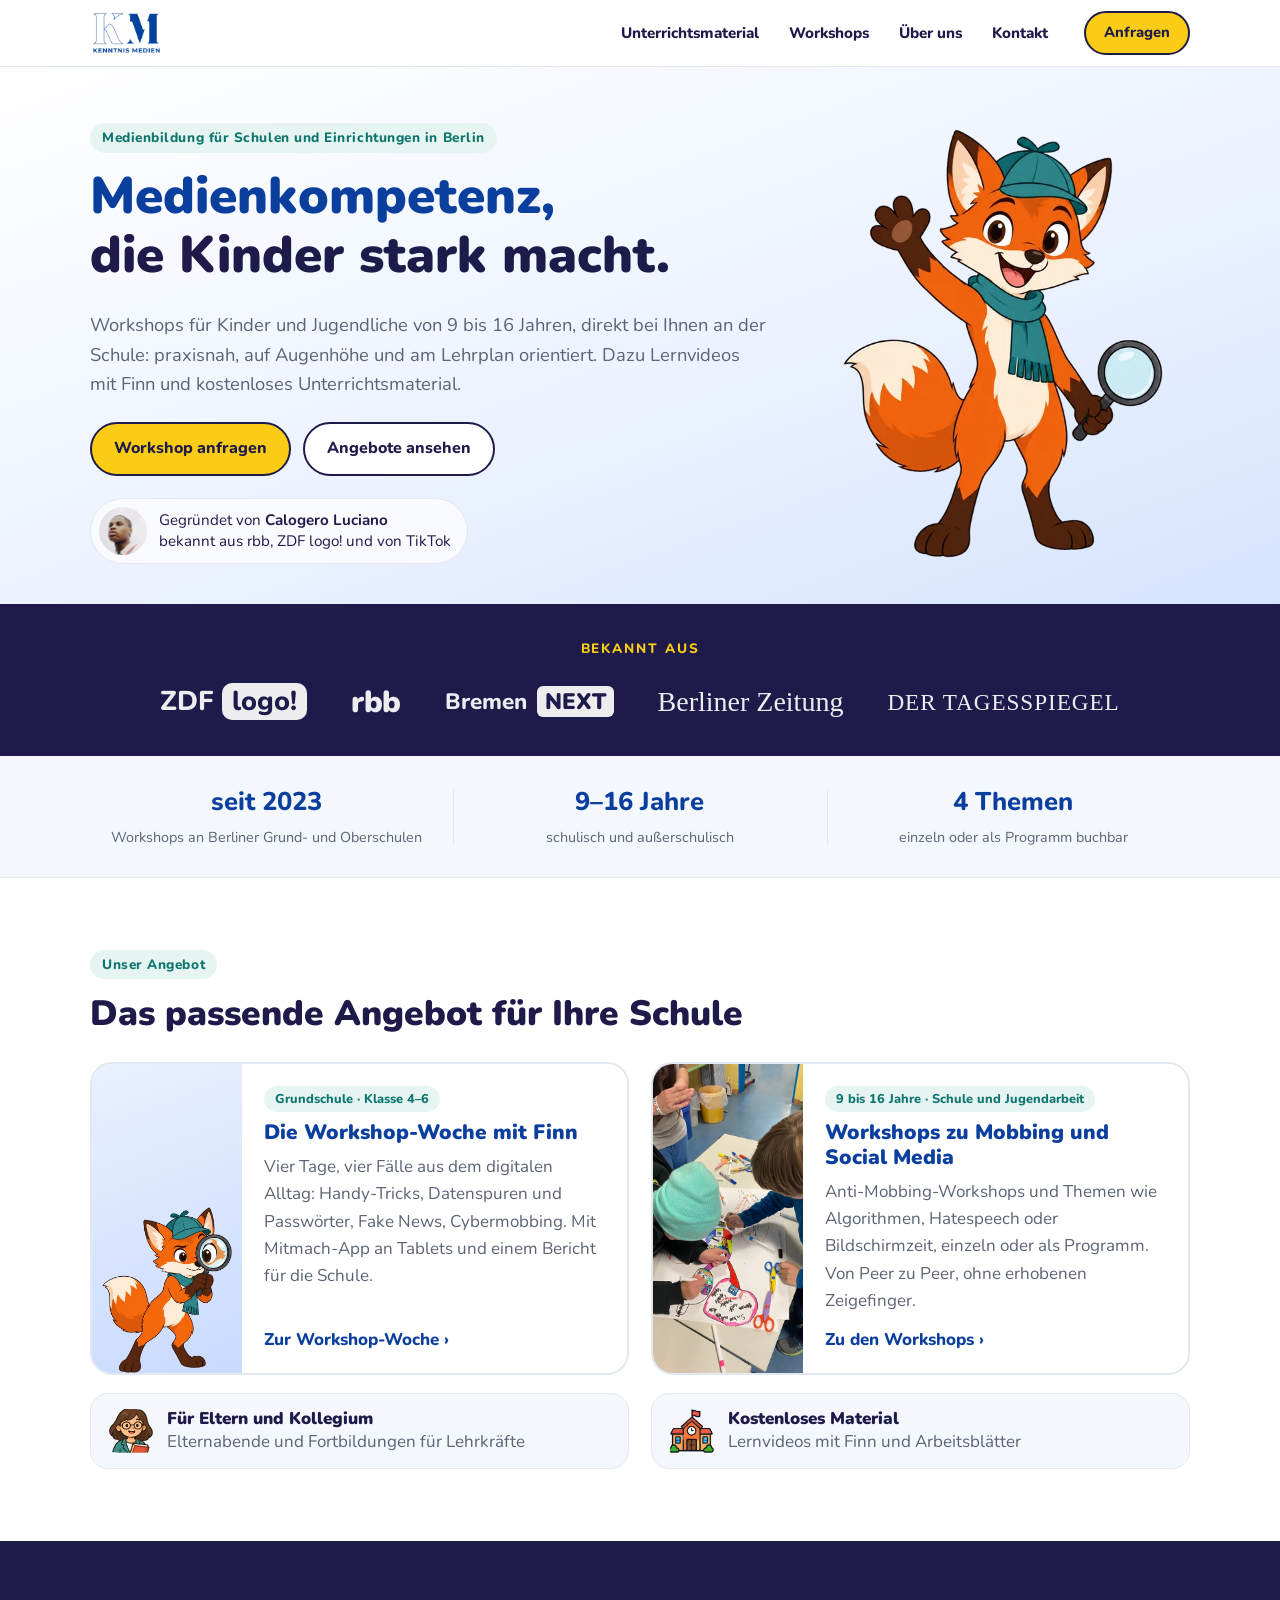
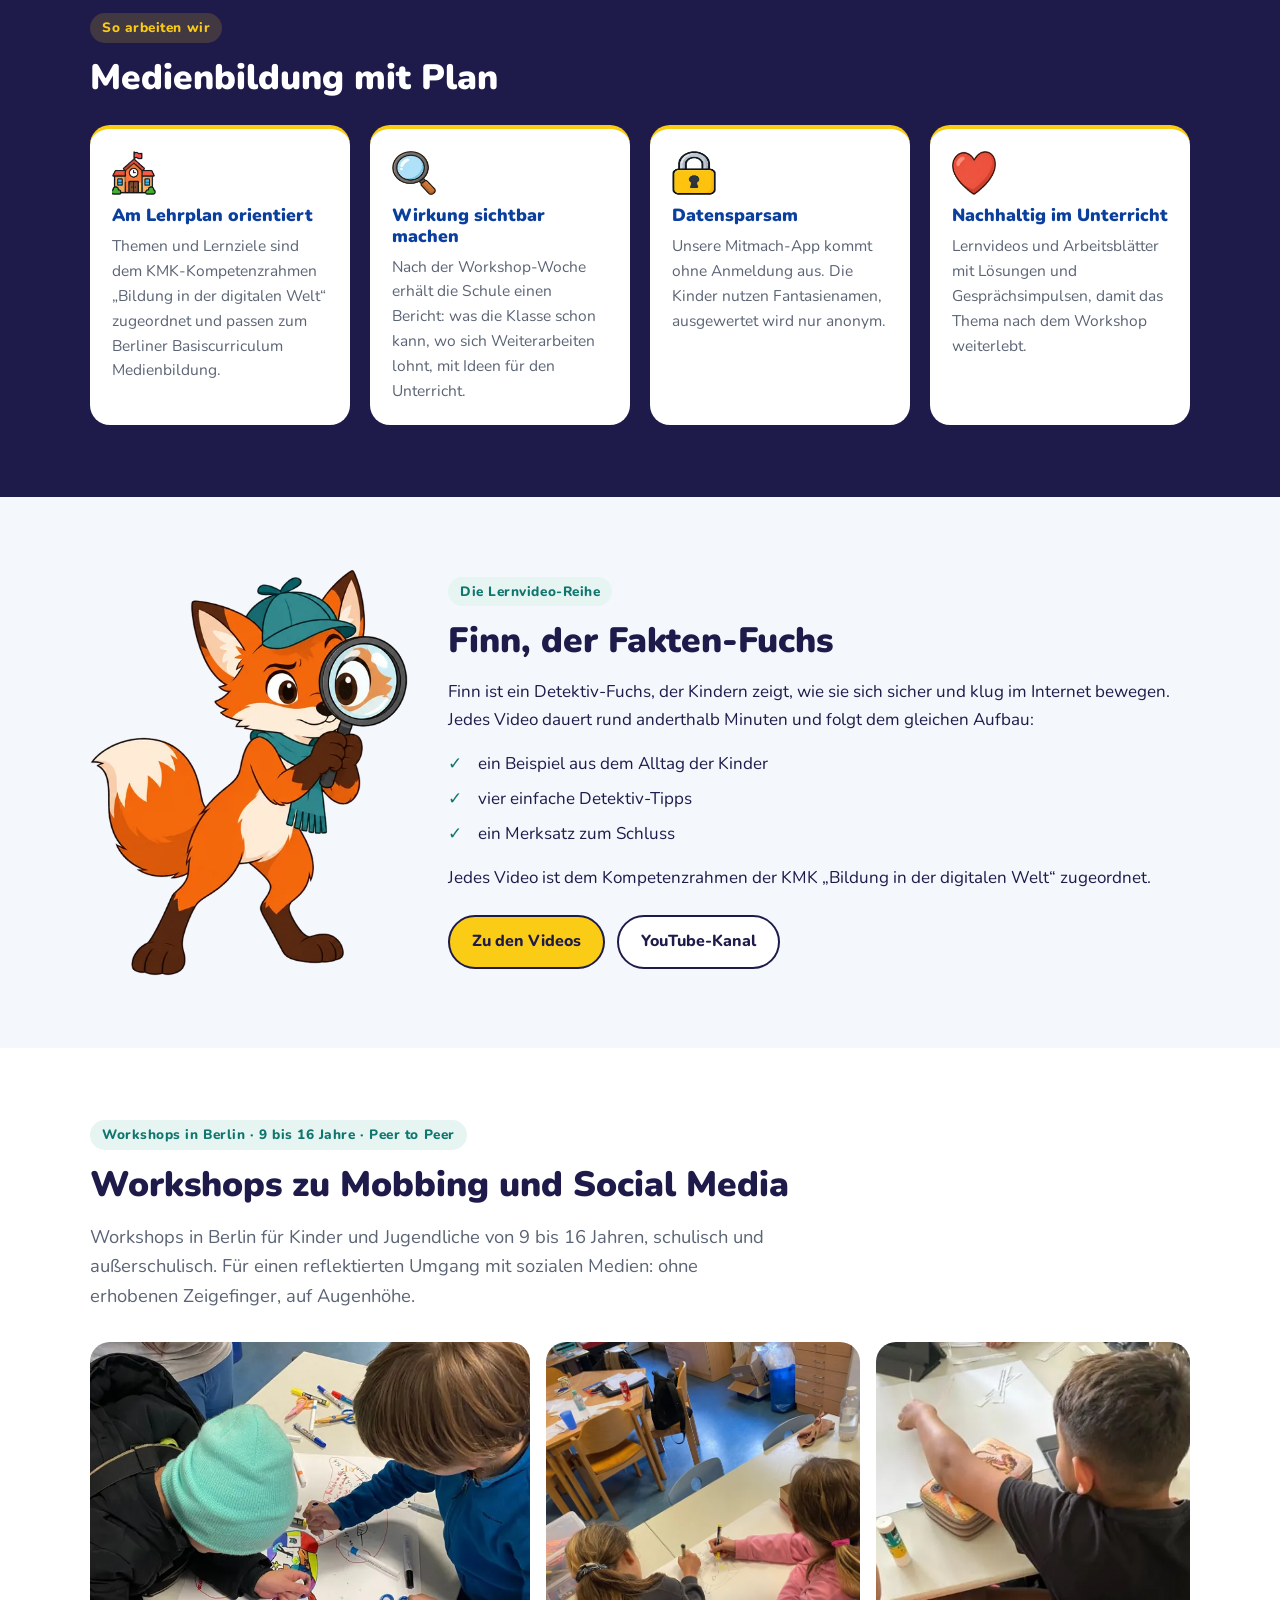
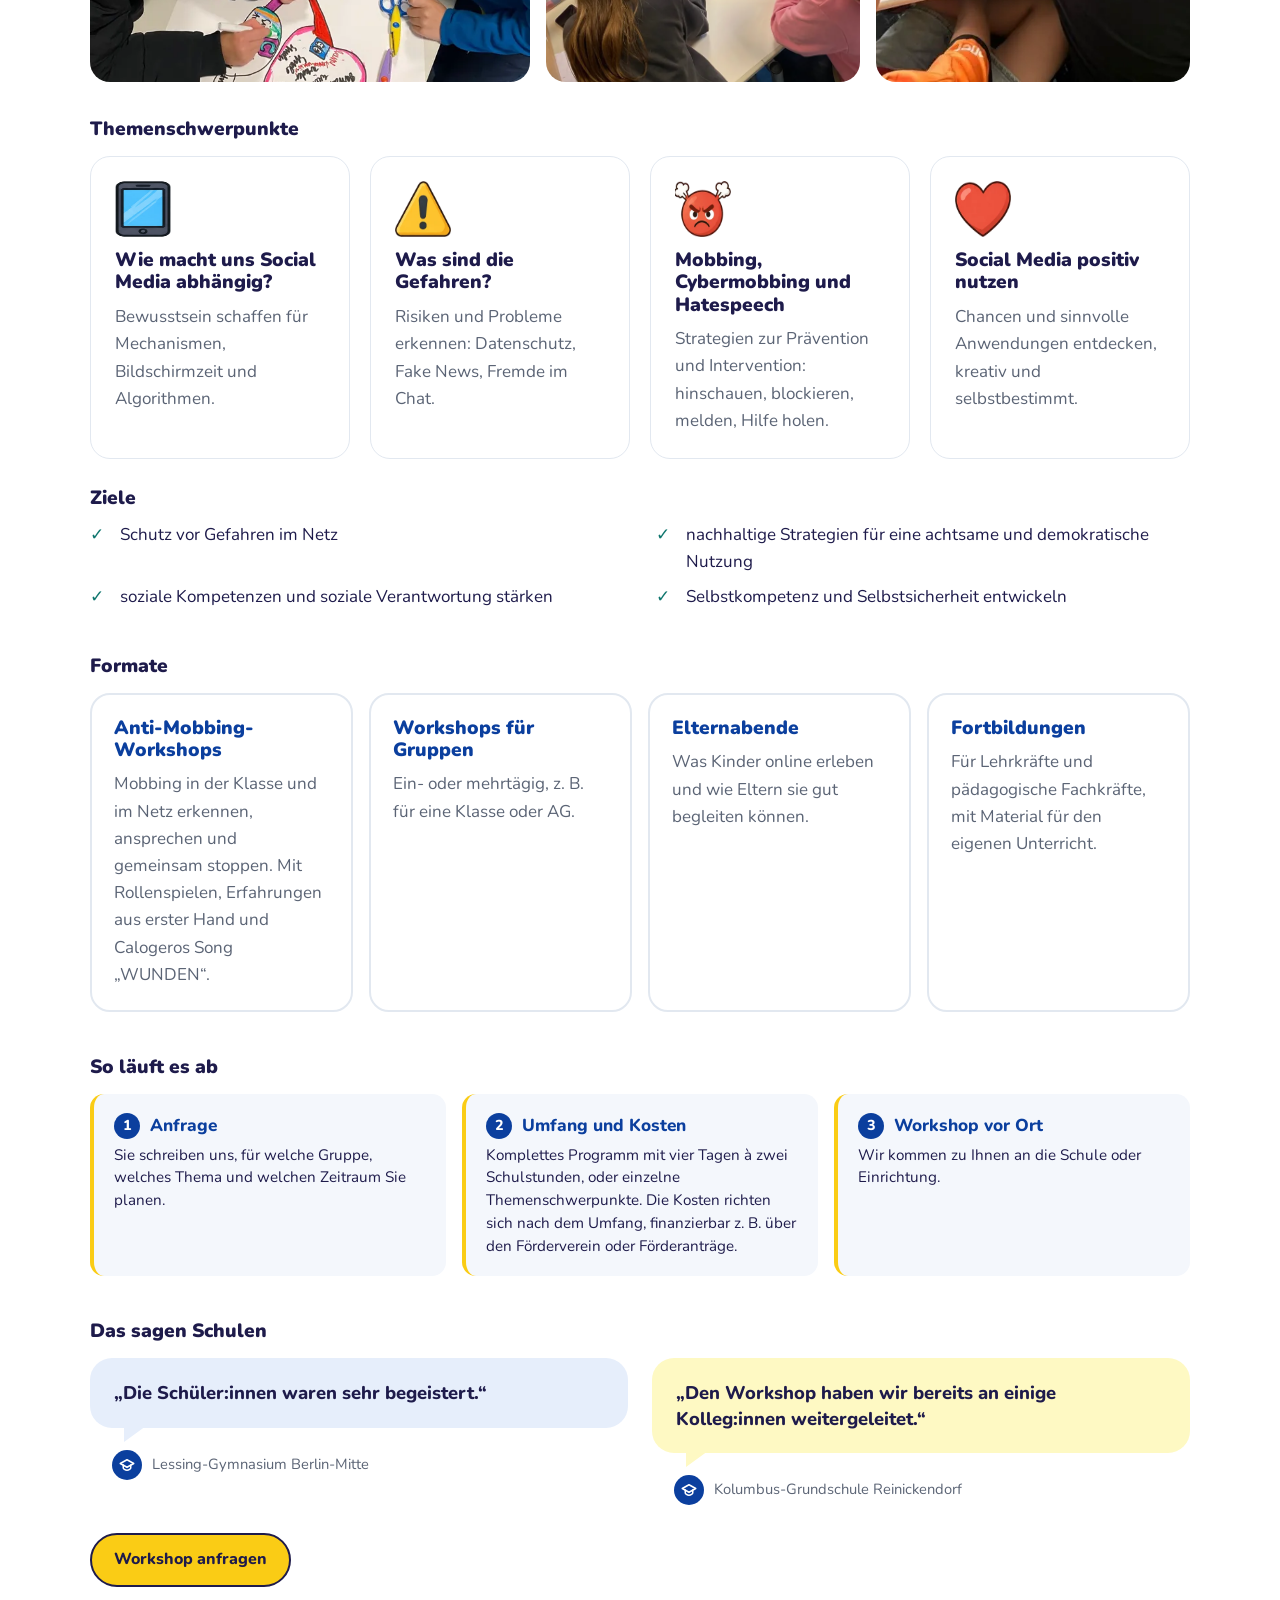
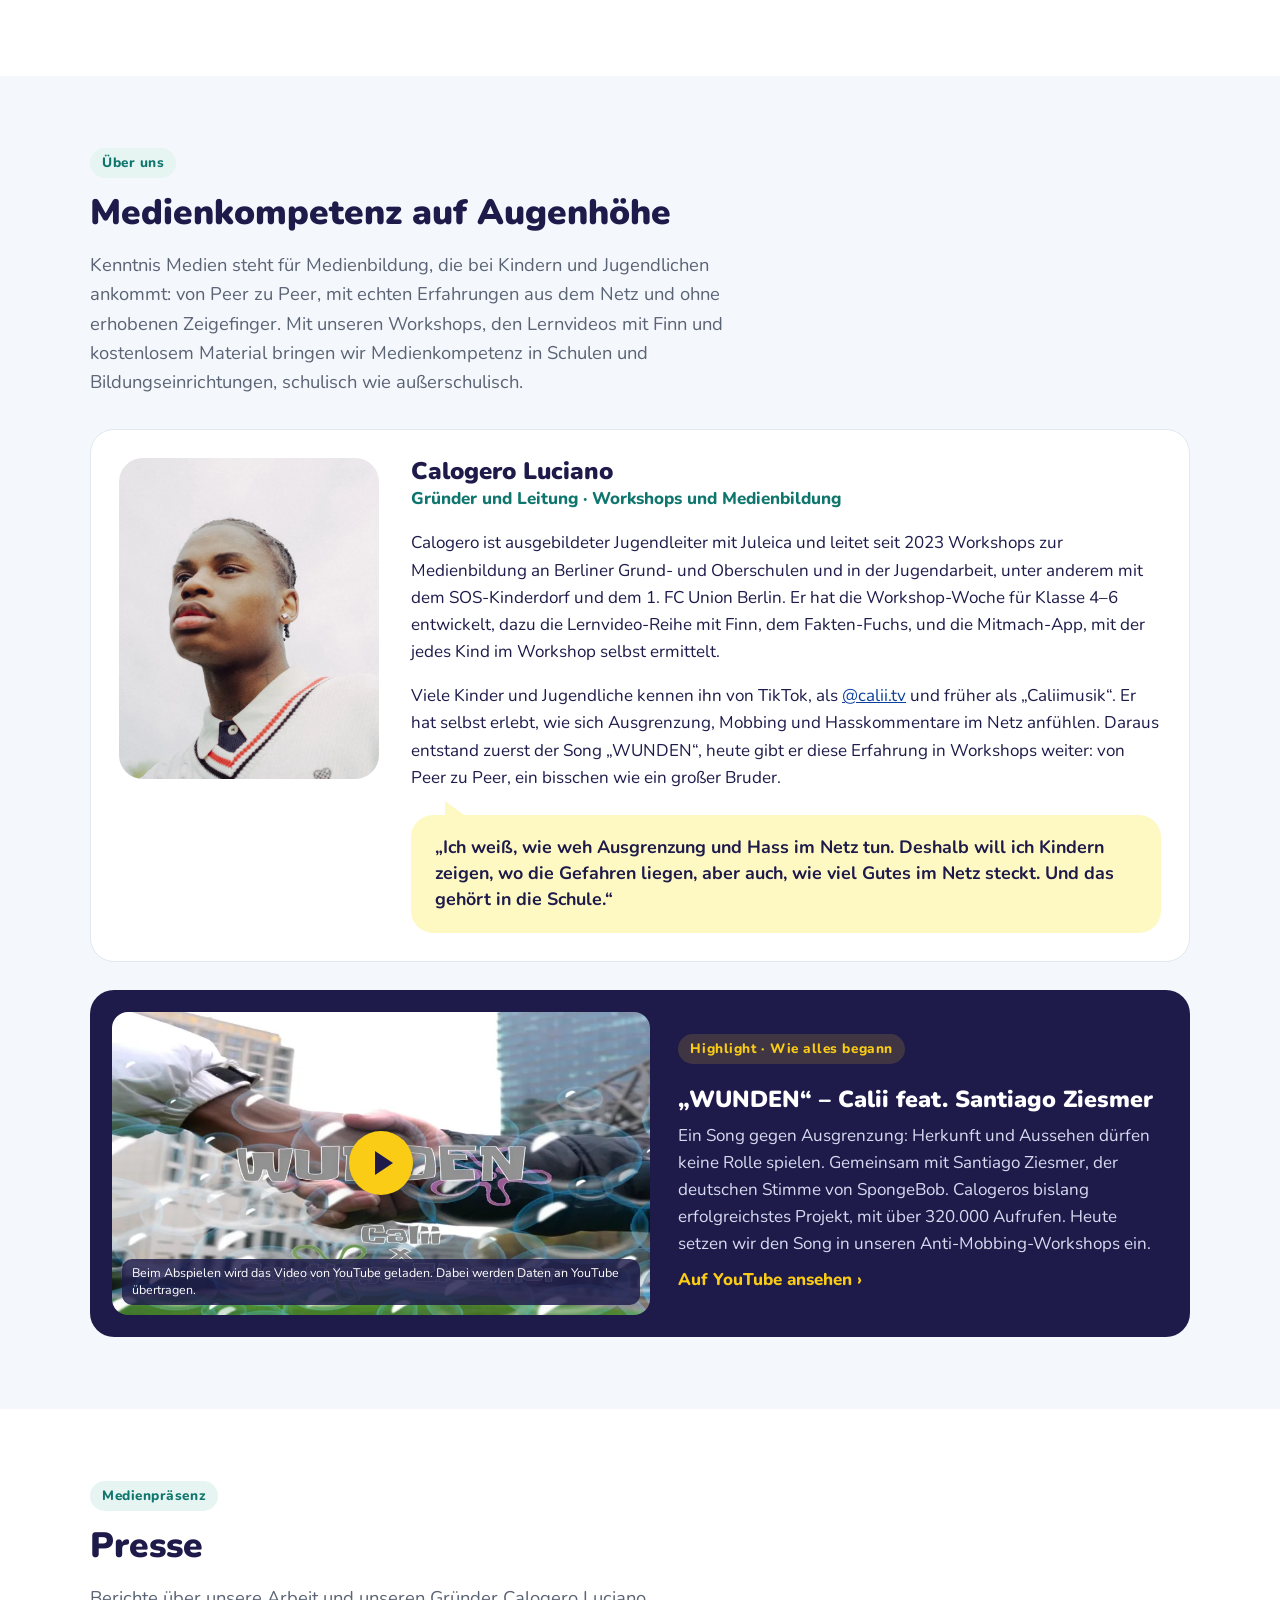
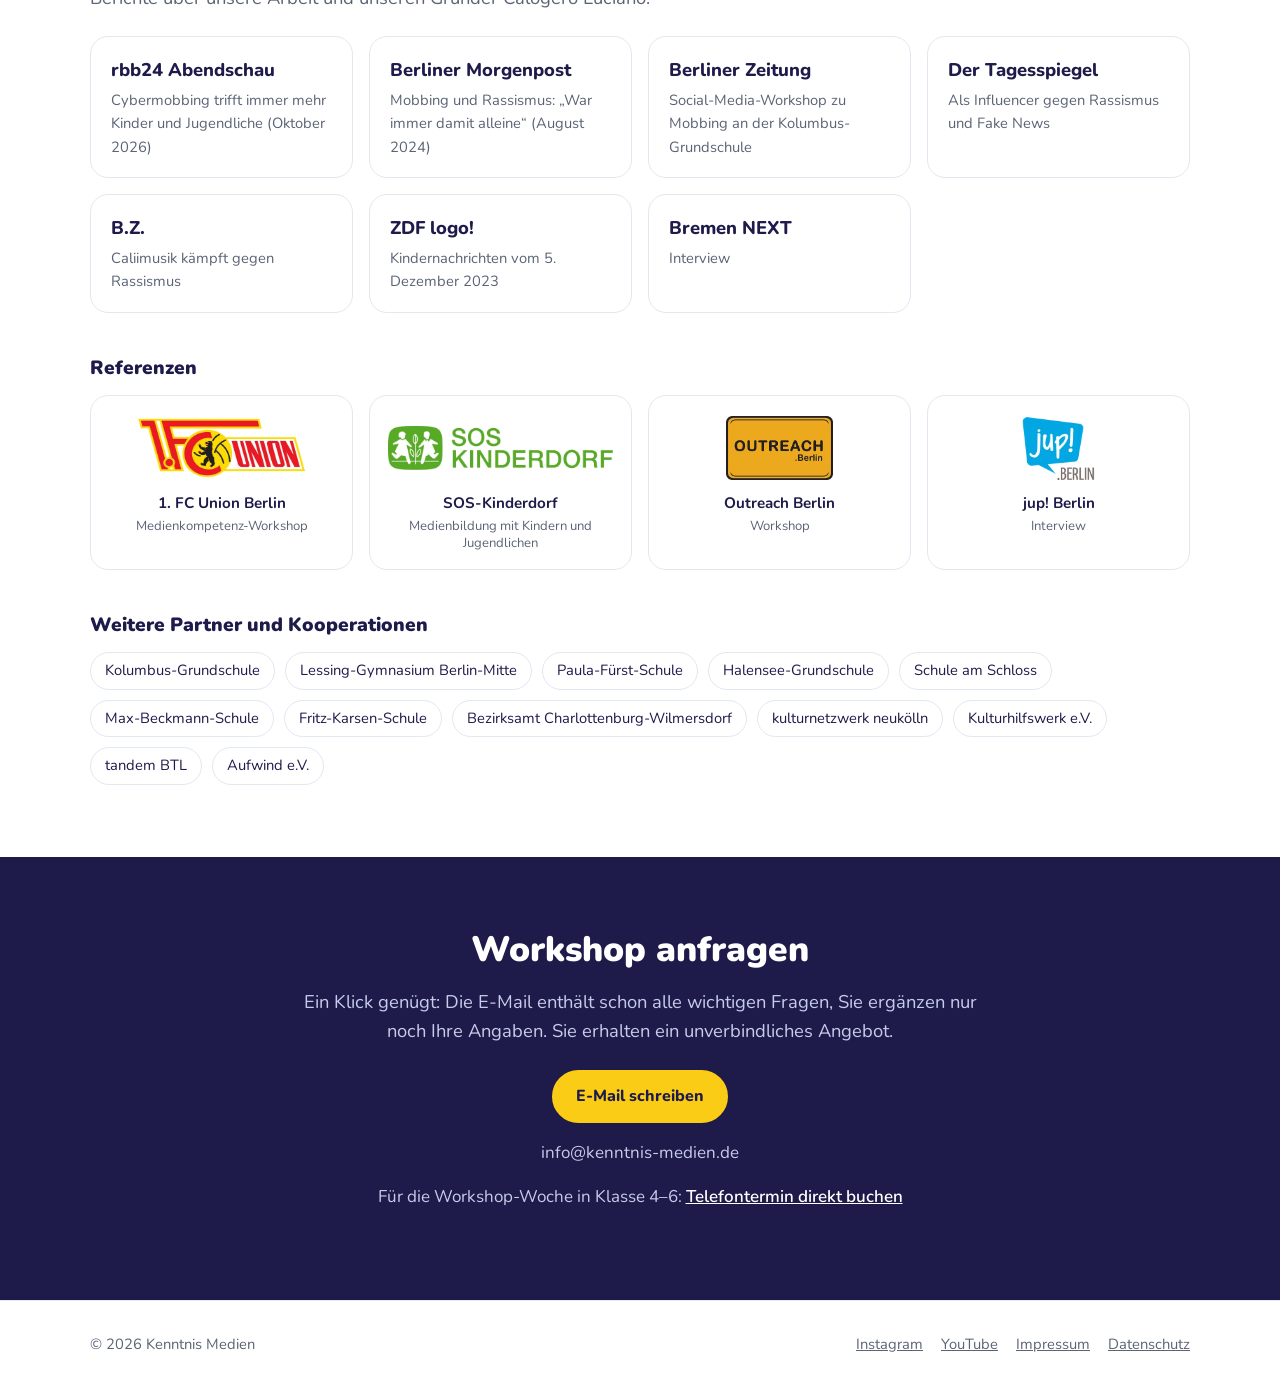
<file: index.html>
<!doctype html>
<html lang="de">
<head>
  <meta charset="utf-8">
  <meta name="viewport" content="width=device-width, initial-scale=1">
  <title>Medienkompetenz- und Anti-Mobbing-Workshops für Schulen in Berlin | Kenntnis Medien</title>
  <meta name="description" content="Workshops für Berliner Grund- und Oberschulen zu Medienkompetenz, Cybermobbing, Social Media und Fake News, für 9- bis 16-Jährige. Dazu Elternabende, Fortbildungen und kostenloses Material.">
  <!-- Vorschau beim Teilen -->
  <meta property="og:type" content="website">
  <meta property="og:url" content="https://kenntnis-medien.de/">
  <link rel="canonical" href="https://kenntnis-medien.de/">
  <meta name="google-site-verification" content="LGG6j4VBhITPs3_Ki7QGui5FO6hZhNjMfMwHb9b415M">
  <meta property="og:title" content="Medienkompetenz- und Anti-Mobbing-Workshops für Schulen in Berlin | Kenntnis Medien">
  <meta property="og:description" content="Workshops zu Medienkompetenz und Cybermobbing für Schulen in Berlin, Lernvideos mit Finn, dem Fakten-Fuchs, und kostenlose Arbeitsblätter.">
  <meta property="og:image" content="https://kenntnis-medien.de/bilder/vorschau.jpg">
  <meta property="og:image:width" content="1200">
  <meta property="og:image:height" content="630">
  <meta property="og:locale" content="de_DE">
  <meta name="twitter:card" content="summary_large_image">
  <link rel="icon" href="bilder/favicon.png">
  <script type="application/ld+json">
  {"@context":"https://schema.org","@type":"EducationalOrganization","name":"Kenntnis Medien","url":"https://kenntnis-medien.de/","logo":"https://kenntnis-medien.de/bilder/logo.webp","image":"https://kenntnis-medien.de/bilder/vorschau.jpg","description":"Workshops zu Medienkompetenz, Cybermobbing und Social Media für Schulen und Bildungseinrichtungen in Berlin, dazu Elternabende, Fortbildungen für Lehrkräfte, Lernvideos und kostenlose Arbeitsblätter.","email":"info@kenntnis-medien.de","founder":{"@type":"Person","name":"Calogero Luciano","alternateName":["Calii","Caliimusik"],"jobTitle":"Gründer und Leitung","sameAs":["https://www.tiktok.com/@calii.tv"]},"areaServed":{"@type":"City","name":"Berlin"},"sameAs":["https://www.instagram.com/kenntnis.medien/","https://www.youtube.com/@KenntnisMedien"],"knowsAbout":["Medienkompetenz","Medienbildung","Cybermobbing","Mobbingprävention","Hatespeech","Social Media","Fake News","Datenschutz"]}
  </script>
  <link rel="stylesheet" href="style.css?v=35">
</head>
<body>
  <header class="kopf">
    <div class="innen">
      <a class="logo" href="./"><img src="bilder/logo.webp" alt="Kenntnis Medien" width="400" height="252"></a>
      <a class="knopf anfragen" href="#kontakt">Anfragen</a>
      <button class="menue-knopf" type="button" aria-label="Menü öffnen" aria-expanded="false" aria-controls="hauptnav"><span></span><span></span><span></span></button>
      <nav class="nav" id="hauptnav" aria-label="Hauptnavigation">
        <a href="material/">Unterrichtsmaterial</a>
        <a href="#workshops">Workshops</a>
        <a href="#ueber-uns">Über uns</a>
        <a href="#kontakt">Kontakt</a>
      </nav>
    </div>
  </header>

  <main>
    <section class="start">
      <div class="innen">
        <div>
          <span class="kennzeile">Medienbildung für Schulen und Einrichtungen in Berlin</span>
          <h1>Medienkompetenz, <span>die Kinder stark macht.</span></h1>
          <p class="einleitung">Workshops für Kinder und Jugendliche von 9 bis 16 Jahren, direkt bei Ihnen an der Schule: praxisnah, auf Augenhöhe und am Lehrplan orientiert. Dazu Lernvideos mit Finn und kostenloses Unterrichtsmaterial.</p>
          <div class="knoepfe">
            <a class="knopf" href="#kontakt">Workshop anfragen</a>
            <a class="knopf zweit" href="#angebot">Angebote ansehen</a>
          </div>
          <a class="person" href="#ueber-uns">
            <img src="bilder/calogero-portrait.webp" alt="" width="56" height="56">
            <span><span class="person-vor">Gegründet von </span><strong>Calogero Luciano</strong><br><span class="person-presse">bekannt aus rbb, ZDF logo! und von TikTok</span><span class="person-rolle">Gründer und Leitung</span></span>
          </a>
        </div>
        <img class="finn" src="bilder/finn-winkt.webp" alt="Finn, der Fakten-Fuchs, winkt" width="480" height="643">
      </div>
    </section>

    <section class="bekannt" aria-label="Bekannt aus">
      <div class="innen">
        <span class="bekannt-titel">Bekannt aus</span>
        <div class="medien">
          <span class="m-zdf">ZDF <em>logo!</em></span>
          <a href="https://www.rbb24.de/panorama/av/av24/video-berlin-cyber-mobbing.html" rel="noopener" class="m-rbb">rbb</a>
          <span class="m-next">Bremen <em>NEXT</em></span>
          <a href="https://www.berliner-zeitung.de/mensch-metropole/mobbing-in-berlin-social-media-workshop-mit-tiktoker-caliimusik-es-ist-wichtig-damit-nicht-alleine-zu-bleiben-li.2148863" rel="noopener" class="m-fraktur">Berliner Zeitung</a>
          <a href="https://www.tagesspiegel.de/berlin/bezirke/berliner-musiker-und-medienexperte-als-influencer-kampft-caliimusik-gegen-rassismus-und-fake-news-10285447.html" rel="noopener" class="m-serif">DER TAGESSPIEGEL</a>
        </div>
      </div>
    </section>

    <section class="kennzahlen" aria-label="Kennzahlen">
      <div class="innen">
        <div class="zahlen">
          <div><strong>seit 2023</strong><span>Workshops an Berliner Grund- und Oberschulen</span></div>
          <div><strong>9–16 Jahre</strong><span>schulisch und außerschulisch</span></div>
          <div><strong>4 Themen</strong><span>einzeln oder als Programm buchbar</span></div>
        </div>
      </div>
    </section>

    <section class="angebot" id="angebot">
      <div class="innen">
        <span class="kennzeile">Unser Angebot</span>
        <h2>Das passende Angebot für Ihre Schule</h2>
        <div class="wege">
          <a class="weg" href="schulen/">
            <span class="weg-bild weg-finn"><img src="bilder/finn-lupe.webp" alt="" width="480" height="614"></span>
            <span class="weg-inhalt">
              <span class="weg-marke">Grundschule · Klasse 4–6</span>
              <strong>Die Workshop-Woche mit Finn</strong>
              <span>Vier Tage, vier Fälle aus dem digitalen Alltag: Handy-Tricks, Datenspuren und Passwörter, Fake News, Cybermobbing. Mit Mitmach-App an Tablets und einem Bericht für die Schule.</span>
              <span class="weg-link">Zur Workshop-Woche ›</span>
            </span>
          </a>
          <a class="weg" href="#workshops">
            <span class="weg-bild"><img src="bilder/workshop-plakat.webp" alt="" width="675" height="900"></span>
            <span class="weg-inhalt">
              <span class="weg-marke">9 bis 16 Jahre · Schule und Jugendarbeit</span>
              <strong>Workshops zu Mobbing und Social Media</strong>
              <span>Anti-Mobbing-Workshops und Themen wie Algorithmen, Hatespeech oder Bildschirmzeit, einzeln oder als Programm. Von Peer zu Peer, ohne erhobenen Zeigefinger.</span>
              <span class="weg-link">Zu den Workshops ›</span>
            </span>
          </a>
        </div>
        <div class="wege-klein">
          <a href="#formate"><img src="bilder/sym-lehrkraft.webp" alt="" width="160" height="160"><span><strong>Für Eltern und Kollegium</strong>Elternabende und Fortbildungen für Lehrkräfte</span></a>
          <a href="material/"><img src="bilder/sym-schule.webp" alt="" width="160" height="160"><span><strong>Kostenloses Material</strong>Lernvideos mit Finn und Arbeitsblätter</span></a>
        </div>
      </div>
    </section>

    <section class="qualitaet" aria-labelledby="qualitaet-titel">
      <div class="innen">
        <span class="kennzeile">So arbeiten wir</span>
        <h2 id="qualitaet-titel">Medienbildung mit Plan</h2>
        <div class="qualitaet-raster">
          <div>
            <img src="bilder/sym-schule.webp" alt="" width="160" height="160">
            <h3>Am Lehrplan orientiert</h3>
            <p>Themen und Lernziele sind dem KMK-Kompetenzrahmen „Bildung in der digitalen Welt“ zugeordnet und passen zum Berliner Basiscurriculum Medienbildung.</p>
          </div>
          <div>
            <img src="bilder/sym-lupe.webp" alt="" width="160" height="160">
            <h3>Wirkung sichtbar machen</h3>
            <p>Nach der Workshop-Woche erhält die Schule einen Bericht: was die Klasse schon kann, wo sich Weiterarbeiten lohnt, mit Ideen für den Unterricht.</p>
          </div>
          <div>
            <img src="bilder/sym-schloss.webp" alt="" width="160" height="160">
            <h3>Datensparsam</h3>
            <p>Unsere Mitmach-App kommt ohne Anmeldung aus. Die Kinder nutzen Fantasienamen, ausgewertet wird nur anonym.</p>
          </div>
          <div>
            <img src="bilder/sym-herz.webp" alt="" width="160" height="160">
            <h3>Nachhaltig im Unterricht</h3>
            <p>Lernvideos und Arbeitsblätter mit Lösungen und Gesprächsimpulsen, damit das Thema nach dem Workshop weiterlebt.</p>
          </div>
        </div>
      </div>
    </section>

    <section class="hell">
      <div class="innen zweispaltig">
        <img class="finn finn-gross" src="bilder/finn-lupe.webp" alt="Finn, der Fakten-Fuchs, mit Lupe" width="480" height="614">
        <div>
          <div class="reihe-kopf">
            <div>
              <span class="kennzeile">Die Lernvideo-Reihe</span>
              <h2>Finn, der <span class="ganz">Fakten-Fuchs</span></h2>
            </div>
            <img class="finn-mini" src="bilder/finn-lupe.webp" alt="" width="480" height="614" loading="lazy">
          </div>
          <p>Finn ist ein Detektiv-Fuchs, der Kindern zeigt, wie sie sich sicher und klug im Internet bewegen. Jedes Video dauert rund anderthalb Minuten und folgt dem gleichen Aufbau:</p>
          <ul class="haken">
            <li>ein Beispiel aus dem Alltag der Kinder</li>
            <li>vier einfache Detektiv-Tipps</li>
            <li>ein Merksatz zum Schluss</li>
          </ul>
          <p>Jedes Video ist dem Kompetenzrahmen der KMK „Bildung in der digitalen Welt“ zugeordnet.</p>
          <div class="knoepfe">
            <a class="knopf" href="material/">Zu den Videos</a>
            <a class="knopf zweit" href="https://www.youtube.com/@KenntnisMedien" rel="noopener">YouTube-Kanal</a>
          </div>
        </div>
      </div>
    </section>

    <section id="workshops">
      <div class="innen">
        <span class="kennzeile">Workshops in Berlin · 9 bis 16 Jahre · Peer to Peer</span>
        <h2>Workshops zu Mobbing und Social Media</h2>
        <p class="einleitung">Workshops in Berlin für Kinder und Jugendliche von 9 bis 16 Jahren, schulisch und außerschulisch. Für einen reflektierten Umgang mit sozialen Medien: ohne erhobenen Zeigefinger, auf Augenhöhe.</p>

        <div class="fotoreihe">
          <figure class="gross"><img src="bilder/workshop-plakat.webp" alt="Anti-Mobbing-Workshop: Kinder gestalten gemeinsam ein Plakat gegen Mobbing" width="675" height="900" loading="lazy"></figure>
          <figure><img src="bilder/workshop-zeichnen.webp" alt="Medienkompetenz-Workshop: Zwei Kinder arbeiten an einer Zeichnung" width="675" height="900" loading="lazy"></figure>
          <figure><img src="bilder/workshop-gruppenarbeit.webp" alt="Gruppenarbeit im Workshop mit Papierstreifen und Klebestift" width="669" height="501" loading="lazy"></figure>
        </div>

        <h3 style="margin-top:36px">Themenschwerpunkte</h3>
        <div class="raster" style="margin-top:16px">
          <div class="karte">
            <img class="sym" src="bilder/sym-handy.webp" alt="" width="160" height="160">
            <h3>Wie macht uns Social Media abhängig?</h3>
            <p>Bewusstsein schaffen für Mechanismen, Bildschirmzeit und Algorithmen.</p>
          </div>
          <div class="karte">
            <img class="sym" src="bilder/sym-warnung.webp" alt="" width="160" height="160">
            <h3>Was sind die Gefahren?</h3>
            <p>Risiken und Probleme erkennen: Datenschutz, Fake News, Fremde im Chat.</p>
          </div>
          <div class="karte">
            <img class="sym" src="bilder/sym-wuetend.webp" alt="" width="160" height="160">
            <h3>Mobbing, Cybermobbing und Hatespeech</h3>
            <p>Strategien zur Prävention und Intervention: hinschauen, blockieren, melden, Hilfe holen.</p>
          </div>
          <div class="karte">
            <img class="sym" src="bilder/sym-herz.webp" alt="" width="160" height="160">
            <h3>Social Media positiv nutzen</h3>
            <p>Chancen und sinnvolle Anwendungen entdecken, kreativ und selbstbestimmt.</p>
          </div>
        </div>

        <div class="ziele">
          <h3>Ziele</h3>
          <ul class="haken">
              <li>Schutz vor Gefahren im Netz</li>
              <li>nachhaltige Strategien für eine achtsame und demokratische Nutzung</li>
              <li>soziale Kompetenzen und soziale Verantwortung stärken</li>
              <li>Selbstkompetenz und Selbstsicherheit entwickeln</li>
          </ul>
        </div>

        <h3 style="margin-top:36px" id="formate">Formate</h3>
        <div class="formate" style="margin-top:16px">
          <div class="format">
            <h3>Anti-Mobbing-Workshops</h3>
            <p>Mobbing in der Klasse und im Netz erkennen, ansprechen und gemeinsam stoppen. Mit Rollenspielen, Erfahrungen aus erster Hand und Calogeros Song „WUNDEN“.</p>
          </div>
          <div class="format">
            <h3>Workshops für Gruppen</h3>
            <p>Ein- oder mehrtägig, z.&nbsp;B. für eine Klasse oder AG.</p>
          </div>
          <div class="format">
            <h3>Elternabende</h3>
            <p>Was Kinder online erleben und wie Eltern sie gut begleiten können.</p>
          </div>
          <div class="format">
            <h3>Fortbildungen</h3>
            <p>Für Lehrkräfte und pädagogische Fachkräfte, mit Material für den eigenen Unterricht.</p>
          </div>
        </div>

        <h3 style="margin-top:44px">So läuft es ab</h3>
        <div class="ablauf schritte">
          <div>
            <strong>Anfrage</strong>
            <p>Sie schreiben uns, für welche Gruppe, welches Thema und welchen Zeitraum Sie planen.</p>
          </div>
          <div>
            <strong>Umfang und Kosten</strong>
            <p>Komplettes Programm mit vier Tagen à zwei Schulstunden, oder einzelne Themenschwerpunkte. Die Kosten richten sich nach dem Umfang, finanzierbar z.&nbsp;B. über den Förderverein oder Förderanträge.</p>
          </div>
          <div>
            <strong>Workshop vor Ort</strong>
            <p>Wir kommen zu Ihnen an die Schule oder Einrichtung.</p>
          </div>
        </div>
        <h3 style="margin-top:44px">Das sagen Schulen</h3>
        <div class="stimmen">
          <blockquote><p>„Die Schüler:innen waren sehr begeistert.“</p><cite>Lessing-Gymnasium Berlin-Mitte</cite></blockquote>
          <blockquote><p>„Den Workshop haben wir bereits an einige Kolleg:innen weitergeleitet.“</p><cite>Kolumbus-Grundschule Reinickendorf</cite></blockquote>
        </div>
        <p style="margin-top:28px"><a class="knopf" href="#kontakt">Workshop anfragen</a></p>
      </div>
    </section>

    <section class="hell" id="ueber-uns">
      <div class="innen">
        <span class="kennzeile">Über uns</span>
        <h2>Medienkompetenz auf Augenhöhe</h2>
        <p class="einleitung">Kenntnis Medien steht für Medienbildung, die bei Kindern und Jugendlichen ankommt: von Peer zu Peer, mit echten Erfahrungen aus dem Netz und ohne erhobenen Zeigefinger. Mit unseren Workshops, den Lernvideos mit Finn und kostenlosem Material bringen wir Medienkompetenz in Schulen und Bildungseinrichtungen, schulisch wie außerschulisch.</p>

        <div class="team">
          <article class="person-karte">
            <img class="portrait" src="bilder/calogero-portrait.webp" alt="Calogero Luciano, Gründer von Kenntnis Medien" width="414" height="511">
            <div>
              <h3>Calogero Luciano</h3>
              <p class="untertitel">Gründer und Leitung · Workshops und Medienbildung</p>
              <p>Calogero ist ausgebildeter Jugendleiter mit Juleica und leitet seit 2023 Workshops zur Medienbildung an Berliner Grund- und Oberschulen und in der Jugendarbeit, unter anderem mit dem SOS-Kinderdorf und dem 1. FC Union Berlin. Er hat die Workshop-Woche für Klasse 4–6 entwickelt, dazu die Lernvideo-Reihe mit Finn, dem <span style="white-space:nowrap">Fakten-Fuchs</span>, und die Mitmach-App, mit der jedes Kind im Workshop selbst ermittelt.</p>
              <p>Viele Kinder und Jugendliche kennen ihn von TikTok, als <a href="https://www.tiktok.com/@calii.tv" rel="noopener">@calii.tv</a> und früher als „Caliimusik“. Er hat selbst erlebt, wie sich Ausgrenzung, Mobbing und Hasskommentare im Netz anfühlen. Daraus entstand zuerst der Song „WUNDEN“, heute gibt er diese Erfahrung in Workshops weiter: von Peer zu Peer, ein bisschen wie ein großer Bruder.</p>
              <blockquote class="zitat">„Ich weiß, wie weh Ausgrenzung und Hass im Netz tun. Deshalb will ich Kindern zeigen, wo die Gefahren liegen, aber auch, wie viel Gutes im Netz steckt. Und das gehört in die Schule.“</blockquote>
            </div>
          </article>
        </div>

        <div class="highlight">
          <div class="video highlight-bild">
            <button type="button" data-id="70X6UESju9o" aria-label="Video „WUNDEN“ abspielen">
              <img src="bilder/wunden.webp" alt="" width="960" height="540" loading="lazy">
              <span class="play"></span>
              <span class="hinweis">Beim Abspielen wird das Video von YouTube geladen. Dabei werden Daten an YouTube übertragen.</span>
            </button>
          </div>
          <div class="highlight-text">
            <span class="kennzeile">Highlight · Wie alles begann</span>
            <strong>„WUNDEN“ – Calii feat. Santiago Ziesmer</strong>
            <span>Ein Song gegen Ausgrenzung: Herkunft und Aussehen dürfen keine Rolle spielen. Gemeinsam mit Santiago Ziesmer, der deutschen Stimme von SpongeBob. Calogeros bislang erfolgreichstes Projekt, mit über 320.000 Aufrufen. Heute setzen wir den Song in unseren Anti-Mobbing-Workshops ein.</span>
            <a class="highlight-link" href="https://youtu.be/70X6UESju9o" rel="noopener">Auf YouTube ansehen ›</a>
          </div>
        </div>
      </div>
    </section>

    <section id="presse">
      <div class="innen">
        <span class="kennzeile">Medienpräsenz</span>
        <h2>Presse</h2>
        <p class="einleitung">Berichte über unsere Arbeit und unseren Gründer Calogero Luciano.</p>
        <div class="presse">
          <a href="https://www.rbb24.de/panorama/av/av24/video-berlin-cyber-mobbing.html" rel="noopener"><strong>rbb24 Abendschau</strong><span>Cybermobbing trifft immer mehr Kinder und Jugendliche (Oktober 2026)</span></a>
          <a href="https://www.morgenpost.de/bezirke/charlottenburg-wilmersdorf/article407022704/influencer-aus-charlottenburg-nord-war-immer-damit-alleine.html" rel="noopener"><strong>Berliner Morgenpost</strong><span>Mobbing und Rassismus: „War immer damit alleine“ (August 2024)</span></a>
          <a href="https://www.berliner-zeitung.de/mensch-metropole/mobbing-in-berlin-social-media-workshop-mit-tiktoker-caliimusik-es-ist-wichtig-damit-nicht-alleine-zu-bleiben-li.2148863" rel="noopener"><strong>Berliner Zeitung</strong><span>Social-Media-Workshop zu Mobbing an der Kolumbus-Grundschule</span></a>
          <a href="https://www.tagesspiegel.de/berlin/bezirke/berliner-musiker-und-medienexperte-als-influencer-kampft-caliimusik-gegen-rassismus-und-fake-news-10285447.html" rel="noopener"><strong>Der Tagesspiegel</strong><span>Als Influencer gegen Rassismus und Fake News</span></a>
          <div class="karte-presse"><strong>B.Z.</strong><span>Caliimusik kämpft gegen Rassismus</span></div>
          <div class="karte-presse"><strong>ZDF logo!</strong><span>Kindernachrichten vom 5. Dezember 2023</span></div>
          <div class="karte-presse"><strong>Bremen NEXT</strong><span>Interview</span></div>
        </div>

        <h3 style="margin-top:44px">Referenzen</h3>
        <ul class="logo-reihe">
          <li>
            <img src="bilder/union-berlin.webp" alt="" width="500" height="183" loading="lazy">
            <strong>1. FC Union Berlin</strong>
            <span>Medienkompetenz-Workshop</span>
          </li>
          <li>
            <img src="bilder/sos-kinderdorf.webp" alt="" width="636" height="124" loading="lazy">
            <strong>SOS-Kinderdorf</strong>
            <span>Medienbildung mit Kindern und Jugendlichen</span>
          </li>
          <li>
            <img src="bilder/outreach-berlin.webp" alt="" width="337" height="200" loading="lazy">
            <strong>Outreach Berlin</strong>
            <span>Workshop</span>
          </li>
          <li>
            <img src="bilder/jup-berlin.webp" alt="" width="226" height="200" loading="lazy">
            <strong>jup! Berlin</strong>
            <span>Interview</span>
          </li>
        </ul>

        <h3 style="margin-top:44px">Weitere Partner und Kooperationen</h3>
        <ul class="partner">
          <li>Kolumbus-Grundschule</li>
          <li>Lessing-Gymnasium Berlin-Mitte</li>
          <li>Paula-Fürst-Schule</li>
          <li>Halensee-Grundschule</li>
          <li>Schule am Schloss</li>
          <li>Max-Beckmann-Schule</li>
          <li>Fritz-Karsen-Schule</li>
          <li>Bezirksamt Charlottenburg-Wilmersdorf</li>
          <li>kulturnetzwerk neukölln</li>
          <li>Kulturhilfswerk e.V.</li>
          <li>tandem BTL</li>
          <li>Aufwind e.V.</li>
        </ul>
      </div>
    </section>

    <section class="kontakt" id="kontakt">
      <div class="innen">
        <h2>Workshop anfragen</h2>
        <p class="einleitung">Ein Klick genügt: Die E-Mail enthält schon alle wichtigen Fragen, Sie ergänzen nur noch Ihre Angaben. Sie erhalten ein unverbindliches Angebot.</p>
        <div class="knoepfe" style="justify-content:center">
          <a class="knopf" href="mailto:info@kenntnis-medien.de?subject=Workshop-Anfrage&amp;body=Guten%20Tag%2C%0A%0Awir%20interessieren%20uns%20f%C3%BCr%20einen%20Workshop.%0A%0ASchule%20/%20Einrichtung%3A%0AKlassenstufe%20und%20Gruppengr%C3%B6%C3%9Fe%3A%0AGew%C3%BCnschtes%20Thema%3A%0AWunschzeitraum%3A%0AFinanzierung%20%28z.%20B.%20F%C3%B6rderverein%29%20gekl%C3%A4rt%3A%20ja%20/%20nein%20/%20noch%20offen%0ATelefon%20f%C3%BCr%20R%C3%BCckfragen%20%28optional%29%3A%0A%0AViele%20Gr%C3%BC%C3%9Fe%0A">E-Mail schreiben</a>
        </div>
        <p style="margin-top:16px;color:#C7CBEA">info@kenntnis-medien.de</p>
        <p style="margin-top:10px;color:#C7CBEA">Für die Workshop-Woche in Klasse 4–6: <a href="https://zeeg.me/calogero/kennenlerngespraech-workshop-woche" rel="noopener" style="color:#fff;font-weight:600" data-goatcounter-click="zeeg-startseite" data-goatcounter-title="Telefontermin: Startseite">Telefontermin direkt buchen</a></p>
      </div>
    </section>
  </main>

  <footer class="fuss">
    <div class="innen">
      <span>© 2026 Kenntnis Medien</span>
      <nav aria-label="Rechtliches">
        <a href="https://www.instagram.com/kenntnis.medien/" rel="noopener">Instagram</a>
        <a href="https://www.youtube.com/@KenntnisMedien" rel="noopener">YouTube</a>
        <a href="impressum/">Impressum</a>
        <a href="datenschutz/">Datenschutz</a>
      </nav>
    </div>
  </footer>
  <script src="menue.js?v=3" defer></script>
  <script src="video.js?v=2" defer></script>
  <script data-goatcounter="https://kenntnis-medien.goatcounter.com/count" async src="//gc.zgo.at/count.js"></script>
</body>
</html>
</file>
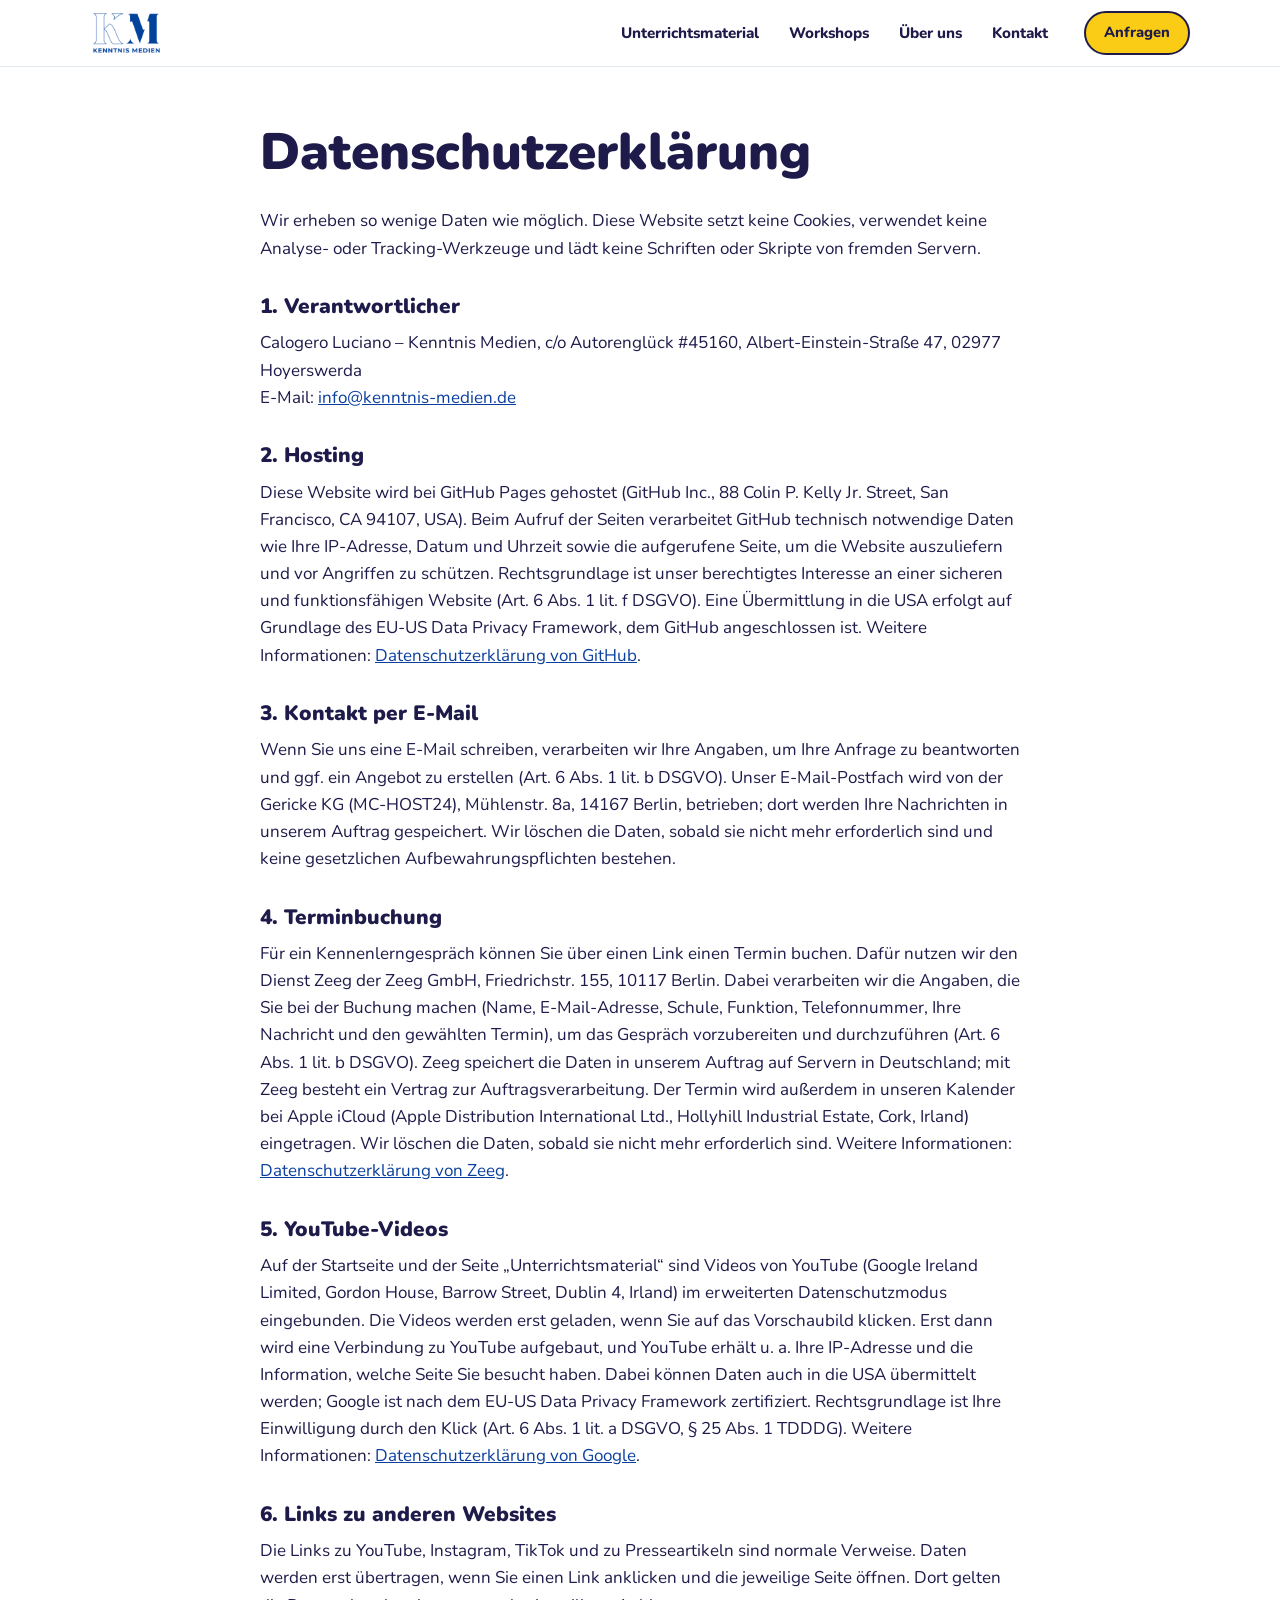
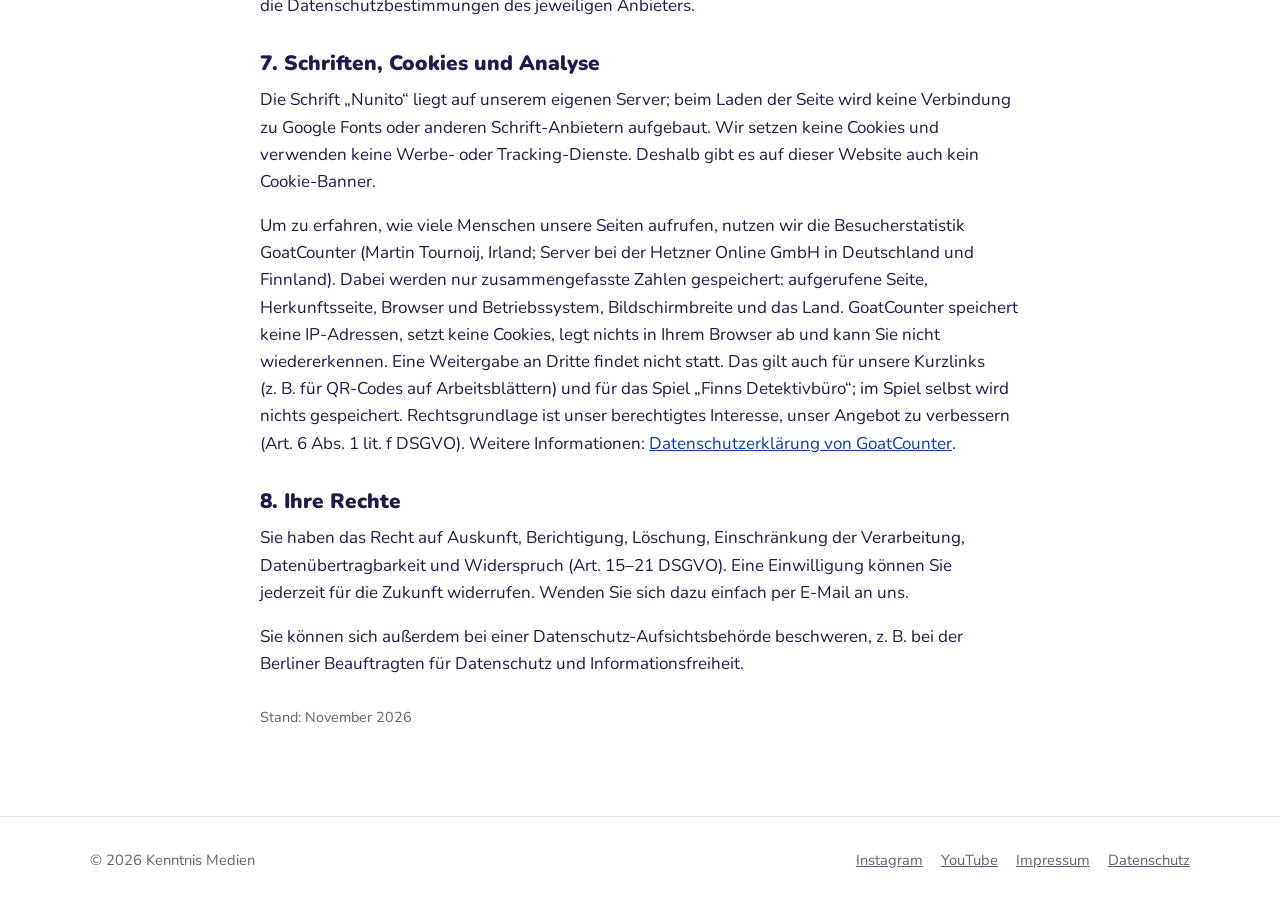
<file: datenschutz/index.html>
<!doctype html>
<html lang="de">
<head>
  <meta charset="utf-8">
  <meta name="viewport" content="width=device-width, initial-scale=1">
  <title>Datenschutz – Kenntnis Medien</title>
  <meta name="robots" content="noindex">
  <link rel="icon" href="../bilder/favicon.png">
  <link rel="stylesheet" href="../style.css?v=35">
</head>
<body>
  <header class="kopf">
    <div class="innen">
      <a class="logo" href="../"><img src="../bilder/logo.webp" alt="Kenntnis Medien" width="400" height="252"></a>
      <a class="knopf anfragen" href="../#kontakt">Anfragen</a>
      <button class="menue-knopf" type="button" aria-label="Menü öffnen" aria-expanded="false" aria-controls="hauptnav"><span></span><span></span><span></span></button>
      <nav class="nav" id="hauptnav" aria-label="Hauptnavigation">
        <a href="../material/">Unterrichtsmaterial</a>
        <a href="../#workshops">Workshops</a>
        <a href="../#ueber-uns">Über uns</a>
        <a href="../#kontakt">Kontakt</a>
      </nav>
    </div>
  </header>

  <main class="recht">
    <div class="innen">
      <h1>Datenschutzerklärung</h1>
      <p>Wir erheben so wenige Daten wie möglich. Diese Website setzt keine Cookies, verwendet keine Analyse- oder Tracking-Werkzeuge und lädt keine Schriften oder Skripte von fremden Servern.</p>

      <h2>1. Verantwortlicher</h2>
      <p>Calogero Luciano – Kenntnis Medien, c/o Autorenglück #45160, Albert-Einstein-Straße 47, 02977 Hoyerswerda<br>E-Mail: <a href="mailto:info@kenntnis-medien.de">info@kenntnis-medien.de</a></p>

      <h2>2. Hosting</h2>
      <p>Diese Website wird bei GitHub Pages gehostet (GitHub Inc., 88 Colin P. Kelly Jr. Street, San Francisco, CA 94107, USA). Beim Aufruf der Seiten verarbeitet GitHub technisch notwendige Daten wie Ihre IP-Adresse, Datum und Uhrzeit sowie die aufgerufene Seite, um die Website auszuliefern und vor Angriffen zu schützen. Rechtsgrundlage ist unser berechtigtes Interesse an einer sicheren und funktionsfähigen Website (Art. 6 Abs. 1 lit. f DSGVO). Eine Übermittlung in die USA erfolgt auf Grundlage des EU-US Data Privacy Framework, dem GitHub angeschlossen ist. Weitere Informationen: <a href="https://docs.github.com/de/site-policy/privacy-policies/github-general-privacy-statement" rel="noopener">Datenschutzerklärung von GitHub</a>.</p>

      <h2>3. Kontakt per E-Mail</h2>
      <p>Wenn Sie uns eine E-Mail schreiben, verarbeiten wir Ihre Angaben, um Ihre Anfrage zu beantworten und ggf. ein Angebot zu erstellen (Art. 6 Abs. 1 lit. b DSGVO). Unser E-Mail-Postfach wird von der Gericke KG (MC-HOST24), Mühlenstr. 8a, 14167 Berlin, betrieben; dort werden Ihre Nachrichten in unserem Auftrag gespeichert. Wir löschen die Daten, sobald sie nicht mehr erforderlich sind und keine gesetzlichen Aufbewahrungspflichten bestehen.</p>

      <h2>4. Terminbuchung</h2>
      <p>Für ein Kennenlerngespräch können Sie über einen Link einen Termin buchen. Dafür nutzen wir den Dienst Zeeg der Zeeg GmbH, Friedrichstr. 155, 10117 Berlin. Dabei verarbeiten wir die Angaben, die Sie bei der Buchung machen (Name, E-Mail-Adresse, Schule, Funktion, Telefonnummer, Ihre Nachricht und den gewählten Termin), um das Gespräch vorzubereiten und durchzuführen (Art. 6 Abs. 1 lit. b DSGVO). Zeeg speichert die Daten in unserem Auftrag auf Servern in Deutschland; mit Zeeg besteht ein Vertrag zur Auftragsverarbeitung. Der Termin wird außerdem in unseren Kalender bei Apple iCloud (Apple Distribution International Ltd., Hollyhill Industrial Estate, Cork, Irland) eingetragen. Wir löschen die Daten, sobald sie nicht mehr erforderlich sind. Weitere Informationen: <a href="https://zeeg.me/de/legal/privacy" rel="noopener">Datenschutzerklärung von Zeeg</a>.</p>

      <h2>5. YouTube-Videos</h2>
      <p>Auf der Startseite und der Seite „Unterrichtsmaterial“ sind Videos von YouTube (Google Ireland Limited, Gordon House, Barrow Street, Dublin 4, Irland) im erweiterten Datenschutzmodus eingebunden. Die Videos werden erst geladen, wenn Sie auf das Vorschaubild klicken. Erst dann wird eine Verbindung zu YouTube aufgebaut, und YouTube erhält u. a. Ihre IP-Adresse und die Information, welche Seite Sie besucht haben. Dabei können Daten auch in die USA übermittelt werden; Google ist nach dem EU-US Data Privacy Framework zertifiziert. Rechtsgrundlage ist Ihre Einwilligung durch den Klick (Art. 6 Abs. 1 lit. a DSGVO, § 25 Abs. 1 TDDDG). Weitere Informationen: <a href="https://policies.google.com/privacy?hl=de" rel="noopener">Datenschutzerklärung von Google</a>.</p>

      <h2>6. Links zu anderen Websites</h2>
      <p>Die Links zu YouTube, Instagram, TikTok und zu Presseartikeln sind normale Verweise. Daten werden erst übertragen, wenn Sie einen Link anklicken und die jeweilige Seite öffnen. Dort gelten die Datenschutzbestimmungen des jeweiligen Anbieters.</p>

      <h2>7. Schriften, Cookies und Analyse</h2>
      <p>Die Schrift „Nunito“ liegt auf unserem eigenen Server; beim Laden der Seite wird keine Verbindung zu Google Fonts oder anderen Schrift-Anbietern aufgebaut. Wir setzen keine Cookies und verwenden keine Werbe- oder Tracking-Dienste. Deshalb gibt es auf dieser Website auch kein Cookie-Banner.</p>
      <p>Um zu erfahren, wie viele Menschen unsere Seiten aufrufen, nutzen wir die Besucherstatistik GoatCounter (Martin Tournoij, Irland; Server bei der Hetzner Online GmbH in Deutschland und Finnland). Dabei werden nur zusammengefasste Zahlen gespeichert: aufgerufene Seite, Herkunftsseite, Browser und Betriebssystem, Bildschirmbreite und das Land. GoatCounter speichert keine IP-Adressen, setzt keine Cookies, legt nichts in Ihrem Browser ab und kann Sie nicht wiedererkennen. Eine Weitergabe an Dritte findet nicht statt. Das gilt auch für unsere Kurzlinks (z.&nbsp;B. für QR-Codes auf Arbeitsblättern) und für das Spiel „Finns Detektivbüro“; im Spiel selbst wird nichts gespeichert. Rechtsgrundlage ist unser berechtigtes Interesse, unser Angebot zu verbessern (Art. 6 Abs. 1 lit. f DSGVO). Weitere Informationen: <a href="https://www.goatcounter.com/help/privacy" rel="noopener">Datenschutzerklärung von GoatCounter</a>.</p>

      <h2>8. Ihre Rechte</h2>
      <p>Sie haben das Recht auf Auskunft, Berichtigung, Löschung, Einschränkung der Verarbeitung, Datenübertragbarkeit und Widerspruch (Art. 15–21 DSGVO). Eine Einwilligung können Sie jederzeit für die Zukunft widerrufen. Wenden Sie sich dazu einfach per E-Mail an uns.</p>
      <p>Sie können sich außerdem bei einer Datenschutz-Aufsichtsbehörde beschweren, z. B. bei der Berliner Beauftragten für Datenschutz und Informationsfreiheit.</p>

      <p style="color:var(--grau);font-size:.9rem;margin-top:2em">Stand: November 2026</p>
    </div>
  </main>

  <footer class="fuss">
    <div class="innen">
      <span>© 2026 Kenntnis Medien</span>
      <nav aria-label="Rechtliches">
        <a href="https://www.instagram.com/kenntnis.medien/" rel="noopener">Instagram</a>
        <a href="https://www.youtube.com/@KenntnisMedien" rel="noopener">YouTube</a>
        <a href="../impressum/">Impressum</a>
        <a href="./" aria-current="page">Datenschutz</a>
      </nav>
    </div>
  </footer>
  <script src="../menue.js?v=3" defer></script>
  <script data-goatcounter="https://kenntnis-medien.goatcounter.com/count" async src="//gc.zgo.at/count.js"></script>
</body>
</html>
</file>
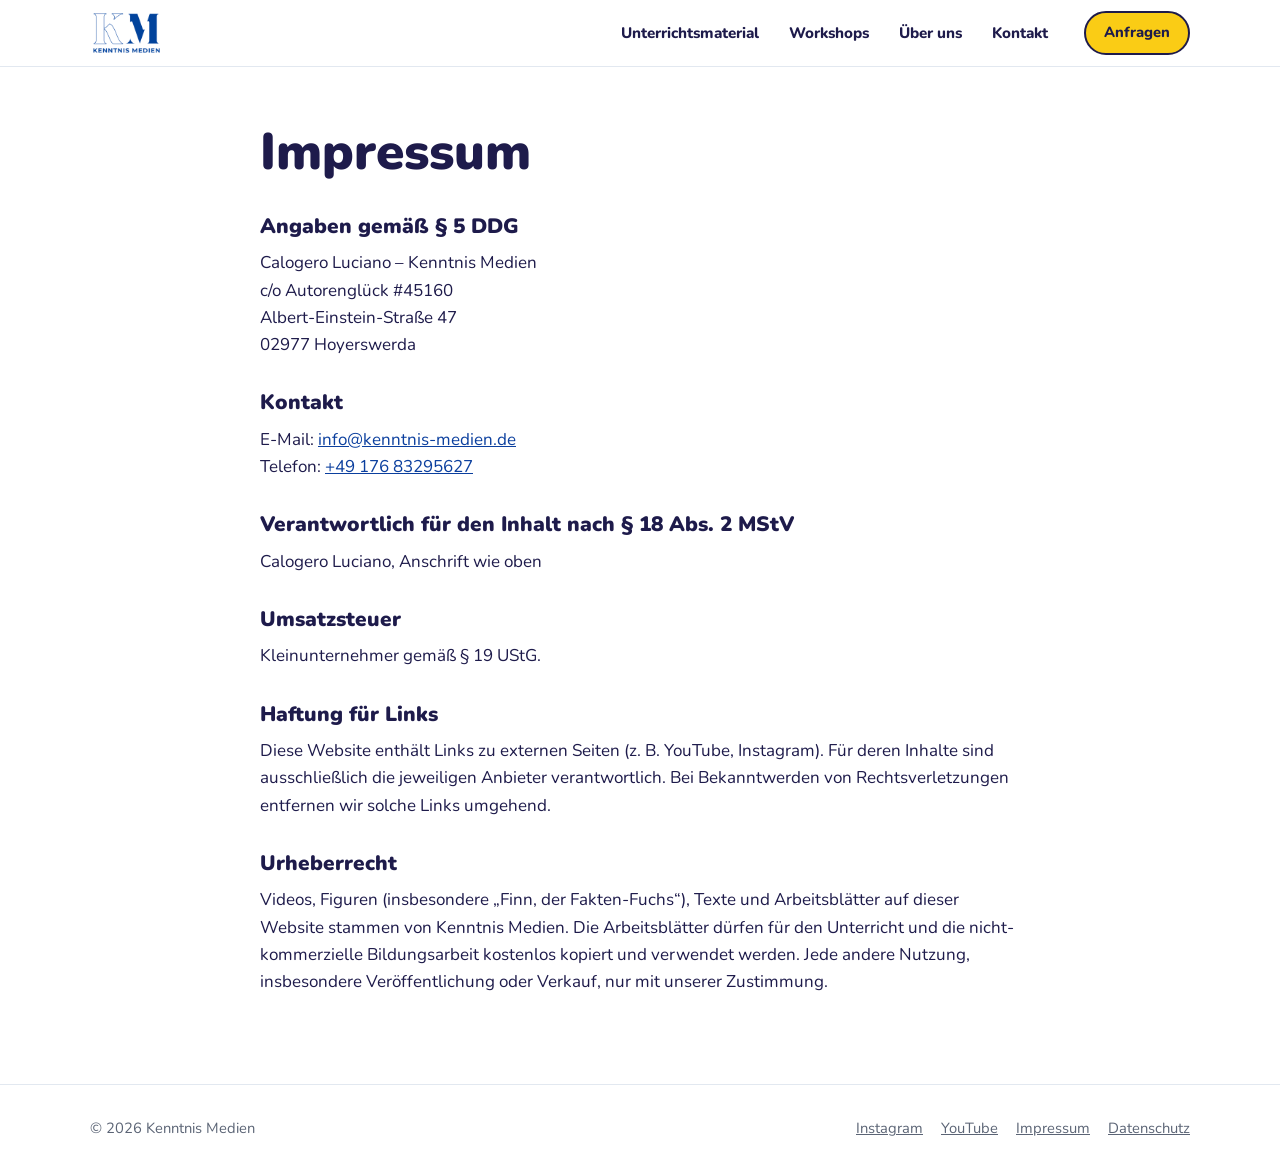
<file: impressum/index.html>
<!doctype html>
<html lang="de">
<head>
  <meta charset="utf-8">
  <meta name="viewport" content="width=device-width, initial-scale=1">
  <title>Impressum – Kenntnis Medien</title>
  <meta name="robots" content="noindex">
  <link rel="icon" href="../bilder/favicon.png">
  <link rel="stylesheet" href="../style.css?v=35">
</head>
<body>
  <header class="kopf">
    <div class="innen">
      <a class="logo" href="../"><img src="../bilder/logo.webp" alt="Kenntnis Medien" width="400" height="252"></a>
      <a class="knopf anfragen" href="../#kontakt">Anfragen</a>
      <button class="menue-knopf" type="button" aria-label="Menü öffnen" aria-expanded="false" aria-controls="hauptnav"><span></span><span></span><span></span></button>
      <nav class="nav" id="hauptnav" aria-label="Hauptnavigation">
        <a href="../material/">Unterrichtsmaterial</a>
        <a href="../#workshops">Workshops</a>
        <a href="../#ueber-uns">Über uns</a>
        <a href="../#kontakt">Kontakt</a>
      </nav>
    </div>
  </header>

  <main class="recht">
    <div class="innen">
      <h1>Impressum</h1>
      <h2>Angaben gemäß § 5 DDG</h2>
      <p>Calogero Luciano – Kenntnis Medien<br>c/o Autorenglück #45160<br>Albert-Einstein-Straße 47<br>02977 Hoyerswerda</p>

      <h2>Kontakt</h2>
      <p>E-Mail: <a href="mailto:info@kenntnis-medien.de">info@kenntnis-medien.de</a><br>Telefon: <a href="tel:+4917683295627">+49 176 83295627</a></p>

      <h2>Verantwortlich für den Inhalt nach § 18 Abs. 2 MStV</h2>
      <p>Calogero Luciano, Anschrift wie oben</p>

      <h2>Umsatzsteuer</h2>
      <p>Kleinunternehmer gemäß § 19 UStG.</p>

      <h2>Haftung für Links</h2>
      <p>Diese Website enthält Links zu externen Seiten (z. B. YouTube, Instagram). Für deren Inhalte sind ausschließlich die jeweiligen Anbieter verantwortlich. Bei Bekanntwerden von Rechtsverletzungen entfernen wir solche Links umgehend.</p>

      <h2>Urheberrecht</h2>
      <p>Videos, Figuren (insbesondere „Finn, der Fakten-Fuchs“), Texte und Arbeitsblätter auf dieser Website stammen von Kenntnis Medien. Die Arbeitsblätter dürfen für den Unterricht und die nicht-kommerzielle Bildungsarbeit kostenlos kopiert und verwendet werden. Jede andere Nutzung, insbesondere Veröffentlichung oder Verkauf, nur mit unserer Zustimmung.</p>
    </div>
  </main>

  <footer class="fuss">
    <div class="innen">
      <span>© 2026 Kenntnis Medien</span>
      <nav aria-label="Rechtliches">
        <a href="https://www.instagram.com/kenntnis.medien/" rel="noopener">Instagram</a>
        <a href="https://www.youtube.com/@KenntnisMedien" rel="noopener">YouTube</a>
        <a href="./" aria-current="page">Impressum</a>
        <a href="../datenschutz/">Datenschutz</a>
      </nav>
    </div>
  </footer>
  <script src="../menue.js?v=3" defer></script>
  <script data-goatcounter="https://kenntnis-medien.goatcounter.com/count" async src="//gc.zgo.at/count.js"></script>
</body>
</html>
</file>
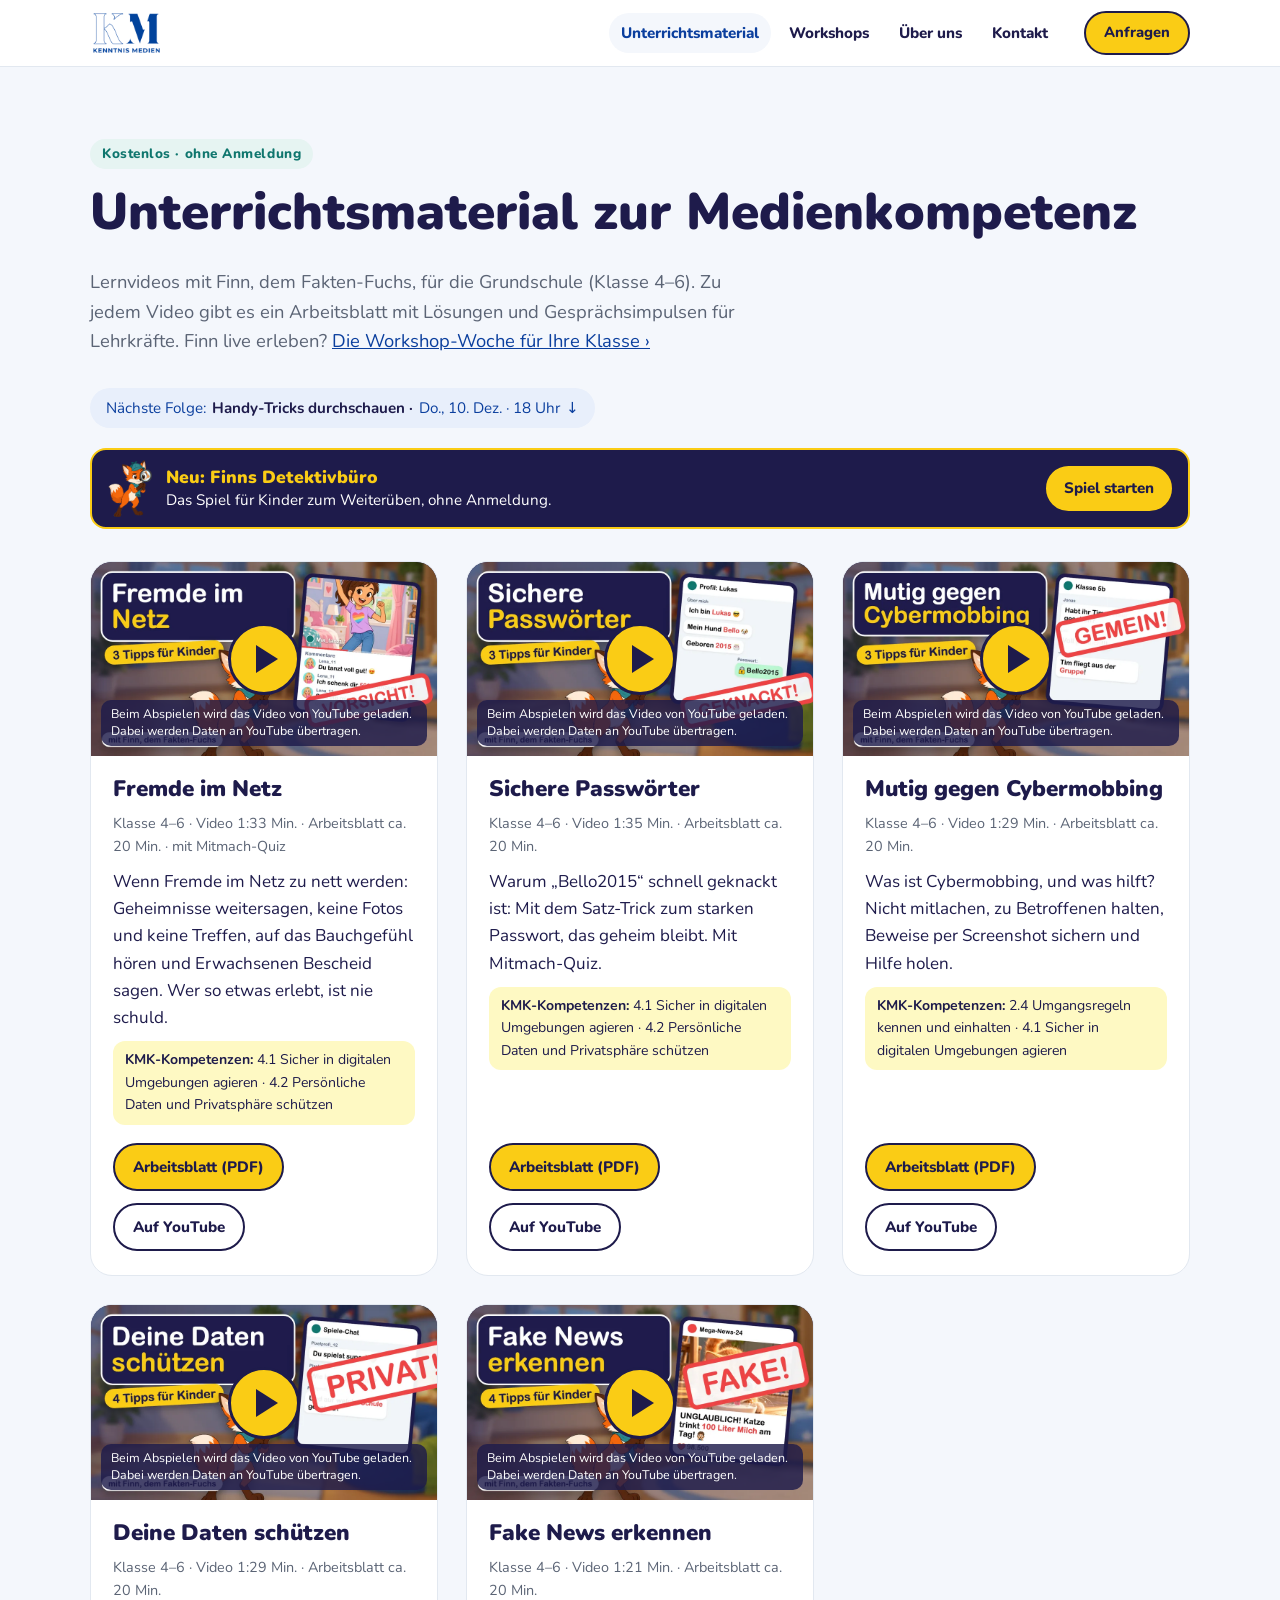
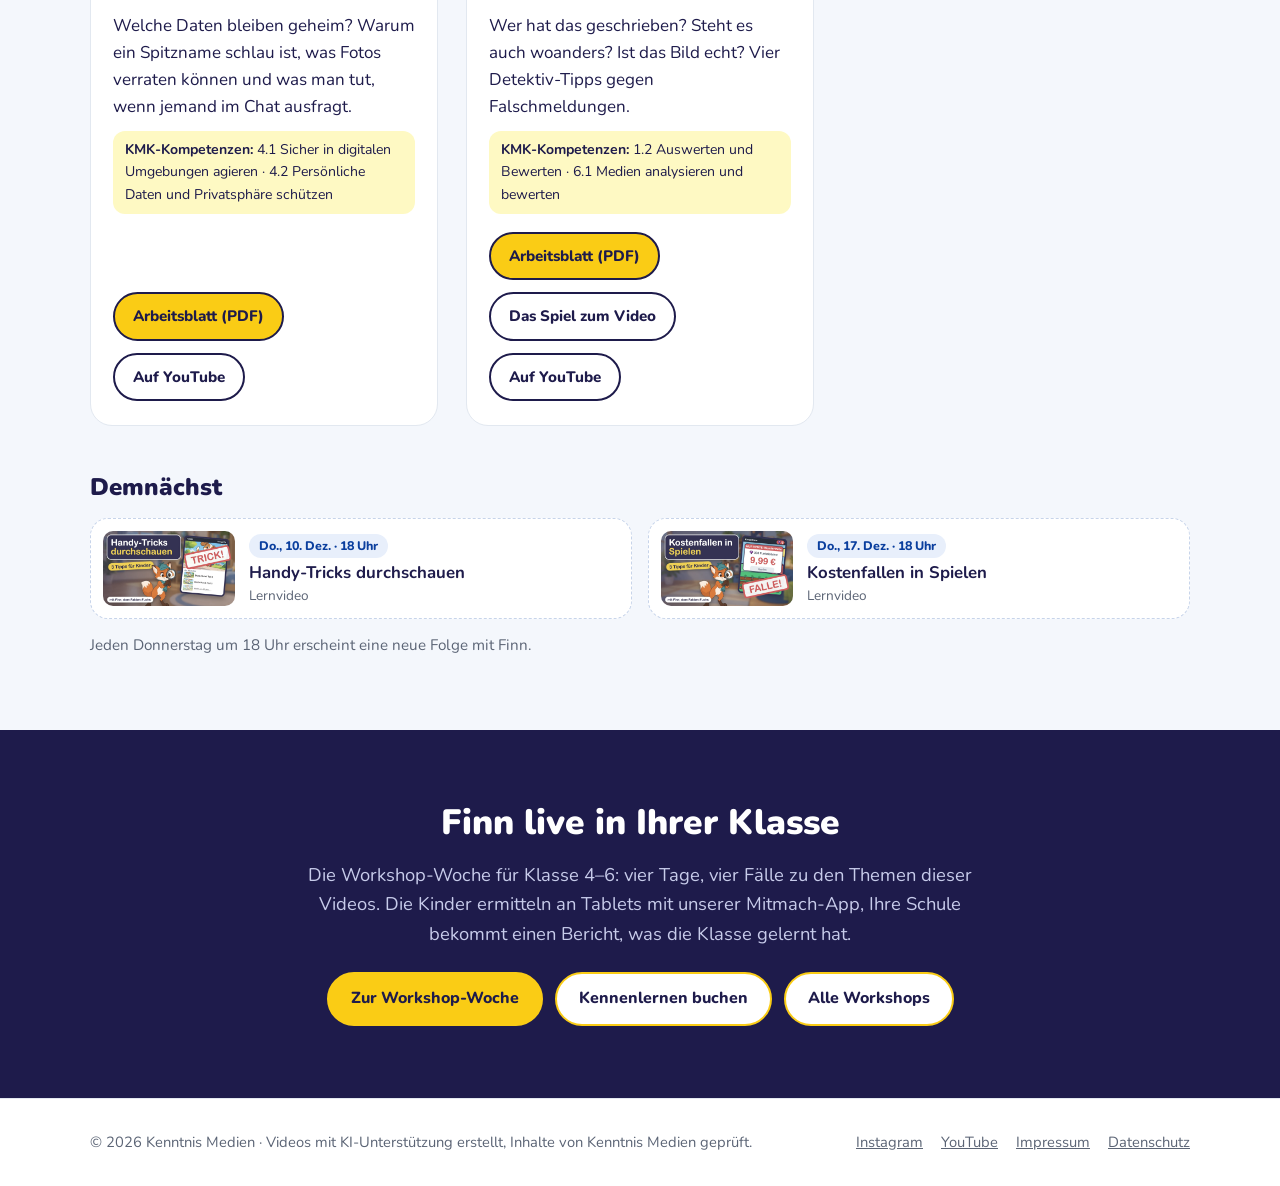
<file: material/index.html>
<!doctype html>
<html lang="de">
<head>
  <meta charset="utf-8">
  <meta name="viewport" content="width=device-width, initial-scale=1">
  <title>Kostenlose Arbeitsblätter zur Medienkompetenz für die Grundschule | Kenntnis Medien</title>
  <meta name="description" content="Kostenlose Arbeitsblätter und Lernvideos für die Grundschule (Klasse 4–6): Datenschutz für Kinder und Fake News erkennen. Mit Lösungen, ohne Anmeldung.">
  <!-- Vorschau beim Teilen -->
  <meta property="og:type" content="website">
  <meta property="og:url" content="https://kenntnis-medien.de/material/">
  <link rel="canonical" href="https://kenntnis-medien.de/material/">
  <meta property="og:title" content="Kostenlose Arbeitsblätter zur Medienkompetenz für die Grundschule | Kenntnis Medien">
  <meta property="og:description" content="Kostenlose Lernvideos mit Finn, dem Fakten-Fuchs, und Arbeitsblätter zur Medienkompetenz für Klasse 4–6.">
  <meta property="og:image" content="https://kenntnis-medien.de/bilder/vorschau.jpg">
  <meta property="og:image:width" content="1200">
  <meta property="og:image:height" content="630">
  <meta property="og:locale" content="de_DE">
  <meta name="twitter:card" content="summary_large_image">
  <link rel="icon" href="../bilder/favicon.png">
  <link rel="stylesheet" href="../style.css?v=35">
</head>
<body>
  <header class="kopf">
    <div class="innen">
      <a class="logo" href="../"><img src="../bilder/logo.webp" alt="Kenntnis Medien" width="400" height="252"></a>
      <a class="knopf anfragen" href="../#kontakt">Anfragen</a>
      <button class="menue-knopf" type="button" aria-label="Menü öffnen" aria-expanded="false" aria-controls="hauptnav"><span></span><span></span><span></span></button>
      <nav class="nav" id="hauptnav" aria-label="Hauptnavigation">
        <a href="./" aria-current="page">Unterrichtsmaterial</a>
        <a href="../#workshops">Workshops</a>
        <a href="../#ueber-uns">Über uns</a>
        <a href="../#kontakt">Kontakt</a>
      </nav>
    </div>
  </header>

  <main>
    <section class="hell">
      <div class="innen">
        <span class="kennzeile">Kostenlos · ohne Anmeldung</span>
        <h1>Unterrichtsmaterial zur Medienkompetenz</h1>
        <p class="einleitung">Lernvideos mit Finn, dem Fakten-Fuchs, für die Grundschule (Klasse 4–6). Zu jedem Video gibt es ein Arbeitsblatt mit Lösungen und Gesprächsimpulsen für Lehrkräfte. Finn live erleben? <a href="../schulen/">Die Workshop-Woche für Ihre Klasse&nbsp;›</a></p>

        <a class="spiel-kasten" href="../training/">
          <img src="../bilder/finn-lupe.webp" alt="" width="480" height="614" loading="lazy">
          <span class="spiel-text"><strong>Neu: Finns Detektivbüro</strong><span>Das Spiel für Kinder zum Weiterüben, ohne Anmeldung.</span></span>
          <span class="knopf">Spiel starten</span>
        </a>

        <div class="material">
          <article class="video-karte" data-ab="2026-12-17T18:00:00+01:00">
            <div class="video">
              <button type="button" data-id="-B9suty_Pnk" aria-label="Video „Kostenfallen in Spielen“ abspielen">
                <img src="../bilder/video-kostenfallen.webp" alt="" width="960" height="540" loading="lazy">
                <span class="play"></span>
                <span class="hinweis">Beim Abspielen wird das Video von YouTube geladen. Dabei werden Daten an YouTube übertragen.</span>
              </button>
            </div>
            <div class="inhalt">
              <h2 style="font-size:1.4rem;margin:0">Kostenfallen in Spielen</h2>
              <div class="meta">Klasse 4–6 · Video 1:57 Min. · mit Mitmach-Quiz</div>
              <p style="margin:0">Das Spiel ist gratis, doch dann kostet die Wundertruhe plötzlich 9,99 Euro. Wie Spielgeld, Zeitdruck und Überraschungstruhen den echten Preis verstecken, und drei Tipps, mit denen Kinder Kostenfallen durchschauen.</p>
              <div class="kompetenz"><strong>KMK-Kompetenzen:</strong> 4.1 Sicher in digitalen Umgebungen agieren · 6.2 Medien in der digitalen Welt verstehen und reflektieren</div>
              <div class="knoepfe">
                <a class="knopf" href="https://youtu.be/-B9suty_Pnk" rel="noopener">Auf YouTube</a>
              </div>
            </div>
          </article>

          <article class="video-karte" data-ab="2026-12-10T18:00:00+01:00">
            <div class="video">
              <button type="button" data-id="gy4CNBk2d7I" aria-label="Video „Handy-Tricks durchschauen“ abspielen">
                <img src="../bilder/video-handy-tricks.webp" alt="" width="960" height="540" loading="lazy">
                <span class="play"></span>
                <span class="hinweis">Beim Abspielen wird das Video von YouTube geladen. Dabei werden Daten an YouTube übertragen.</span>
              </button>
            </div>
            <div class="inhalt">
              <h2 style="font-size:1.4rem;margin:0">Handy-Tricks durchschauen</h2>
              <div class="meta">Klasse 4–6 · Video 1:54 Min. · mit Mitmach-Quiz</div>
              <p style="margin:0">Warum es so schwer ist, das Handy wegzulegen: Autoplay, endloses Wischen und Likes halten uns fest. Drei Tipps, mit denen Kinder selbst über ihre Handyzeit bestimmen.</p>
              <div class="kompetenz"><strong>KMK-Kompetenzen:</strong> 4.3 Gesundheit schützen · 6.2 Medien in der digitalen Welt verstehen und reflektieren</div>
              <div class="knoepfe">
                <a class="knopf" href="https://youtu.be/gy4CNBk2d7I" rel="noopener">Auf YouTube</a>
              </div>
            </div>
          </article>

          <article class="video-karte" data-ab="2026-12-03T18:00:00+01:00">
            <div class="video">
              <button type="button" data-id="XzonD0jTFMQ" aria-label="Video „Fremde im Netz“ abspielen">
                <img src="../bilder/video-fremde-im-netz.webp" alt="" width="960" height="540" loading="lazy">
                <span class="play"></span>
                <span class="hinweis">Beim Abspielen wird das Video von YouTube geladen. Dabei werden Daten an YouTube übertragen.</span>
              </button>
            </div>
            <div class="inhalt">
              <h2 style="font-size:1.4rem;margin:0">Fremde im Netz</h2>
              <div class="meta">Klasse 4–6 · Video 1:33 Min. · Arbeitsblatt ca. 20 Min. · mit Mitmach-Quiz</div>
              <p style="margin:0">Wenn Fremde im Netz zu nett werden: Geheimnisse weitersagen, keine Fotos und keine Treffen, auf das Bauchgefühl hören und Erwachsenen Bescheid sagen. Wer so etwas erlebt, ist nie schuld.</p>
              <div class="kompetenz"><strong>KMK-Kompetenzen:</strong> 4.1 Sicher in digitalen Umgebungen agieren · 4.2 Persönliche Daten und Privatsphäre schützen</div>
              <div class="knoepfe">
                <a class="knopf" href="arbeitsblatt-fremde-im-netz.pdf" download>Arbeitsblatt (PDF)</a>
                <a class="knopf zweit" href="https://youtu.be/XzonD0jTFMQ" rel="noopener">Auf YouTube</a>
              </div>
            </div>
          </article>

          <article class="video-karte" data-ab="2026-11-26T18:00:00+01:00">
            <div class="video">
              <button type="button" data-id="N2h17mSql-w" aria-label="Video „Sichere Passwörter“ abspielen">
                <img src="../bilder/video-passwoerter.webp" alt="" width="960" height="540" loading="lazy">
                <span class="play"></span>
                <span class="hinweis">Beim Abspielen wird das Video von YouTube geladen. Dabei werden Daten an YouTube übertragen.</span>
              </button>
            </div>
            <div class="inhalt">
              <h2 style="font-size:1.4rem;margin:0">Sichere Passwörter</h2>
              <div class="meta">Klasse 4–6 · Video 1:35 Min. · Arbeitsblatt ca. 20 Min.</div>
              <p style="margin:0">Warum „Bello2015“ schnell geknackt ist: Mit dem Satz-Trick zum starken Passwort, das geheim bleibt. Mit Mitmach-Quiz.</p>
              <div class="kompetenz"><strong>KMK-Kompetenzen:</strong> 4.1 Sicher in digitalen Umgebungen agieren · 4.2 Persönliche Daten und Privatsphäre schützen</div>
              <div class="knoepfe">
                <a class="knopf" href="arbeitsblatt-passwoerter.pdf" download>Arbeitsblatt (PDF)</a>
                <a class="knopf zweit" href="https://youtu.be/N2h17mSql-w" rel="noopener">Auf YouTube</a>
              </div>
            </div>
          </article>

          <article class="video-karte">
            <div class="video">
              <button type="button" data-id="hCiCw4qKZPU" aria-label="Video „Mutig gegen Cybermobbing“ abspielen">
                <img src="../bilder/video-cybermobbing.webp" alt="" width="960" height="540" loading="lazy">
                <span class="play"></span>
                <span class="hinweis">Beim Abspielen wird das Video von YouTube geladen. Dabei werden Daten an YouTube übertragen.</span>
              </button>
            </div>
            <div class="inhalt">
              <h2 style="font-size:1.4rem;margin:0">Mutig gegen Cybermobbing</h2>
              <div class="meta">Klasse 4–6 · Video 1:29 Min. · Arbeitsblatt ca. 20 Min.</div>
              <p style="margin:0">Was ist Cybermobbing, und was hilft? Nicht mitlachen, zu Betroffenen halten, Beweise per Screenshot sichern und Hilfe holen.</p>
              <div class="kompetenz"><strong>KMK-Kompetenzen:</strong> 2.4 Umgangsregeln kennen und einhalten · 4.1 Sicher in digitalen Umgebungen agieren</div>
              <div class="knoepfe">
                <a class="knopf" href="arbeitsblatt-cybermobbing.pdf" download>Arbeitsblatt (PDF)</a>
                <a class="knopf zweit" href="https://youtu.be/hCiCw4qKZPU" rel="noopener">Auf YouTube</a>
              </div>
            </div>
          </article>

          <article class="video-karte">
            <div class="video">
              <button type="button" data-id="LwSqW_cKPQk" aria-label="Video „Deine Daten schützen“ abspielen">
                <img src="../bilder/video-datenschutz.webp" alt="" width="960" height="540" loading="lazy">
                <span class="play"></span>
                <span class="hinweis">Beim Abspielen wird das Video von YouTube geladen. Dabei werden Daten an YouTube übertragen.</span>
              </button>
            </div>
            <div class="inhalt">
              <h2 style="font-size:1.4rem;margin:0">Deine Daten schützen</h2>
              <div class="meta">Klasse 4–6 · Video 1:29 Min. · Arbeitsblatt ca. 20 Min.</div>
              <p style="margin:0">Welche Daten bleiben geheim? Warum ein Spitzname schlau ist, was Fotos verraten können und was man tut, wenn jemand im Chat ausfragt.</p>
              <div class="kompetenz"><strong>KMK-Kompetenzen:</strong> 4.1 Sicher in digitalen Umgebungen agieren · 4.2 Persönliche Daten und Privatsphäre schützen</div>
              <div class="knoepfe">
                <a class="knopf" href="arbeitsblatt-datenschutz.pdf" download>Arbeitsblatt (PDF)</a>
                <a class="knopf zweit" href="https://youtu.be/LwSqW_cKPQk" rel="noopener">Auf YouTube</a>
              </div>
            </div>
          </article>

          <article class="video-karte">
            <div class="video">
              <button type="button" data-id="tw5Z85fF6pc" aria-label="Video „Fake News erkennen“ abspielen">
                <img src="../bilder/video-fake-news.webp" alt="" width="960" height="540" loading="lazy">
                <span class="play"></span>
                <span class="hinweis">Beim Abspielen wird das Video von YouTube geladen. Dabei werden Daten an YouTube übertragen.</span>
              </button>
            </div>
            <div class="inhalt">
              <h2 style="font-size:1.4rem;margin:0">Fake News erkennen</h2>
              <div class="meta">Klasse 4–6 · Video 1:21 Min. · Arbeitsblatt ca. 20 Min.</div>
              <p style="margin:0">Wer hat das geschrieben? Steht es auch woanders? Ist das Bild echt? Vier Detektiv-Tipps gegen Falschmeldungen.</p>
              <div class="kompetenz"><strong>KMK-Kompetenzen:</strong> 1.2 Auswerten und Bewerten · 6.1 Medien analysieren und bewerten</div>
              <div class="knoepfe">
                <a class="knopf" href="arbeitsblatt-fake-news.pdf" download>Arbeitsblatt (PDF)</a>
                <a class="knopf zweit" href="../training/">Das Spiel zum Video</a>
                <a class="knopf zweit" href="https://youtu.be/tw5Z85fF6pc" rel="noopener">Auf YouTube</a>
              </div>
            </div>
          </article>
        </div>

        <div class="demnaechst" id="demnaechst" hidden>
          <h2>Demnächst</h2>
          <ul class="bald-liste" id="bald-liste"></ul>
          <p class="bald-hinweis">Jeden Donnerstag um 18 Uhr erscheint eine neue Folge mit Finn.</p>
        </div>
      </div>
    </section>

    <section class="kontakt">
      <div class="innen">
        <h2>Finn live in Ihrer Klasse</h2>
        <p class="einleitung">Die Workshop-Woche für Klasse 4–6: vier Tage, vier Fälle zu den Themen dieser Videos. Die Kinder ermitteln an Tablets mit unserer Mitmach-App, Ihre Schule bekommt einen Bericht, was die Klasse gelernt hat.</p>
        <div class="knoepfe" style="justify-content:center">
          <a class="knopf" href="../schulen/">Zur Workshop-Woche</a>
          <a class="knopf zweit" href="https://zeeg.me/calogero/kennenlerngespraech-workshop-woche" rel="noopener" data-goatcounter-click="zeeg-material" data-goatcounter-title="Telefontermin: Material">Kennenlernen buchen</a>
          <a class="knopf zweit" href="../#workshops">Alle Workshops</a>
        </div>
      </div>
    </section>
  </main>

  <footer class="fuss">
    <div class="innen">
      <span>© 2026 Kenntnis Medien · Videos mit KI-Unterstützung erstellt, Inhalte von Kenntnis Medien geprüft.</span>
      <nav aria-label="Rechtliches">
        <a href="https://www.instagram.com/kenntnis.medien/" rel="noopener">Instagram</a>
        <a href="https://www.youtube.com/@KenntnisMedien" rel="noopener">YouTube</a>
        <a href="../impressum/">Impressum</a>
        <a href="../datenschutz/">Datenschutz</a>
      </nav>
    </div>
  </footer>
  <script src="../video.js?v=2"></script>
  <script src="../menue.js?v=3" defer></script>
  <script data-goatcounter="https://kenntnis-medien.goatcounter.com/count" async src="//gc.zgo.at/count.js"></script>
</body>
</html>
</file>
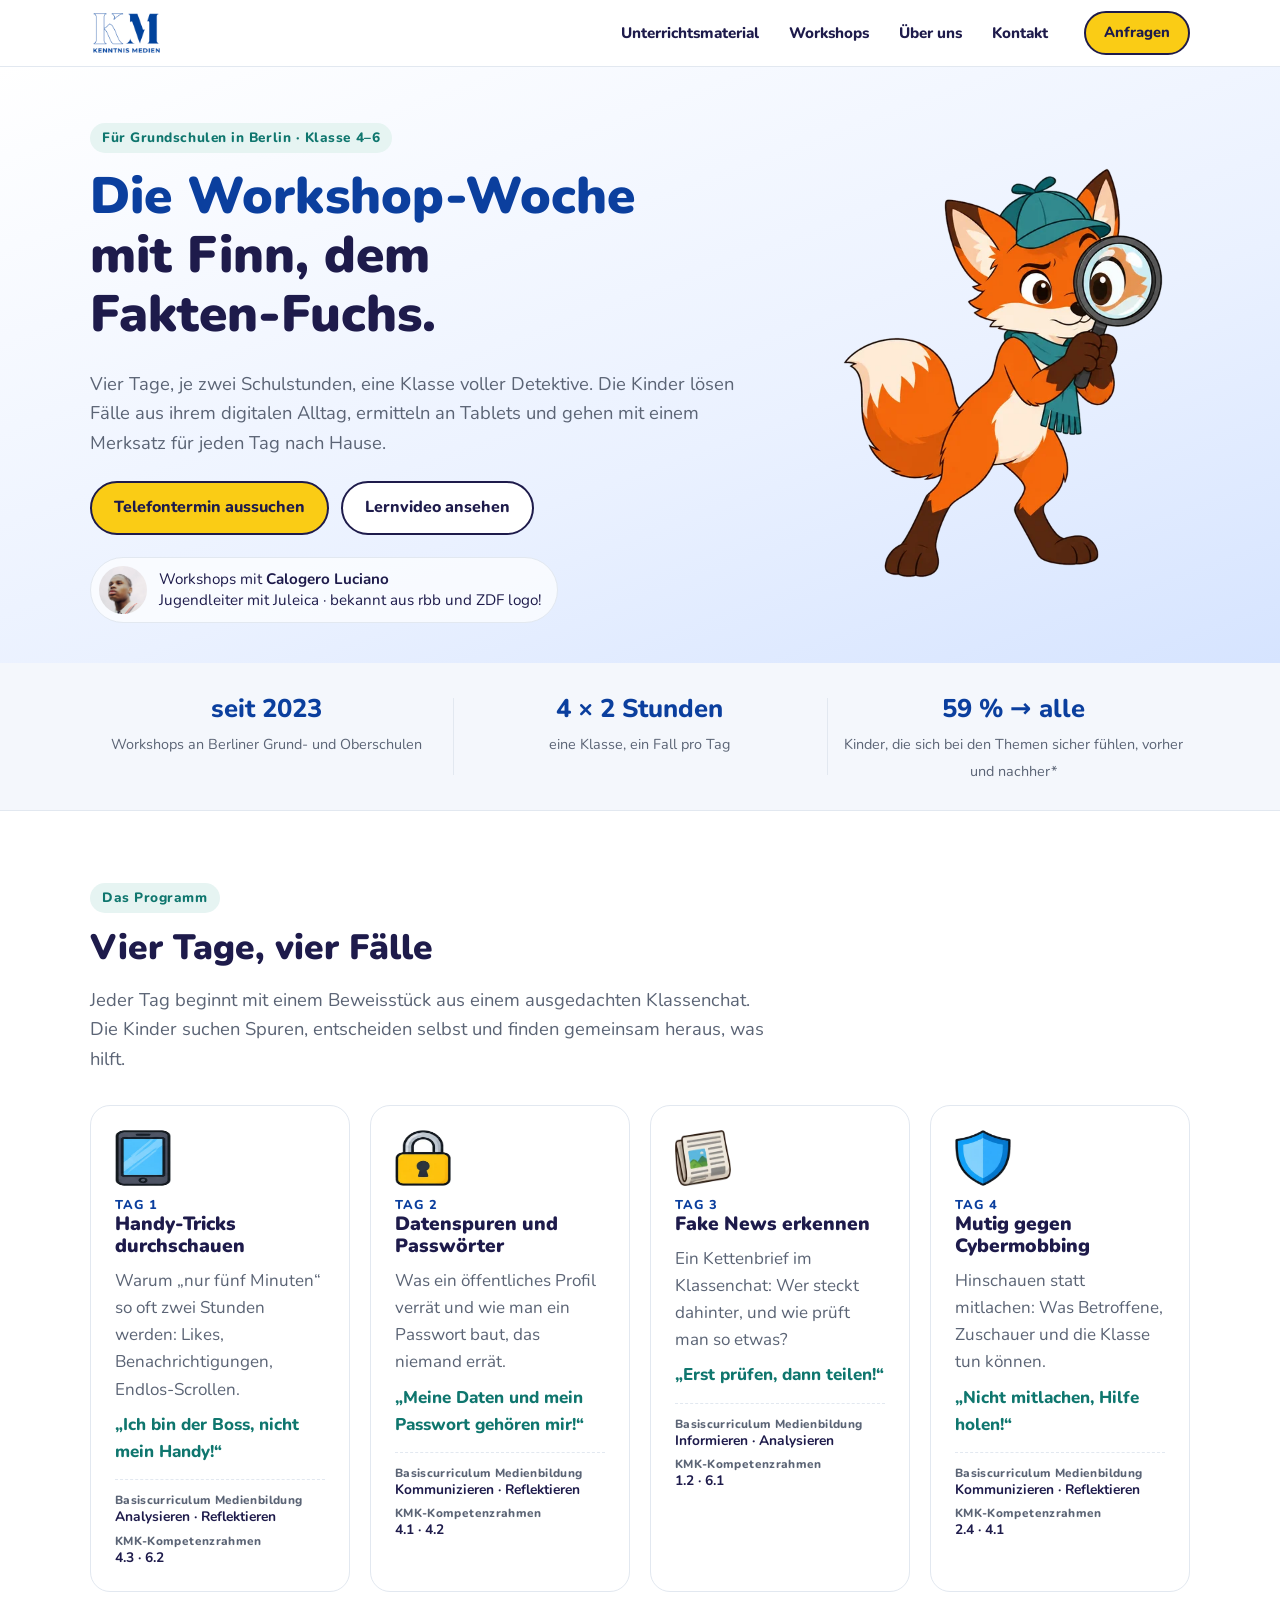
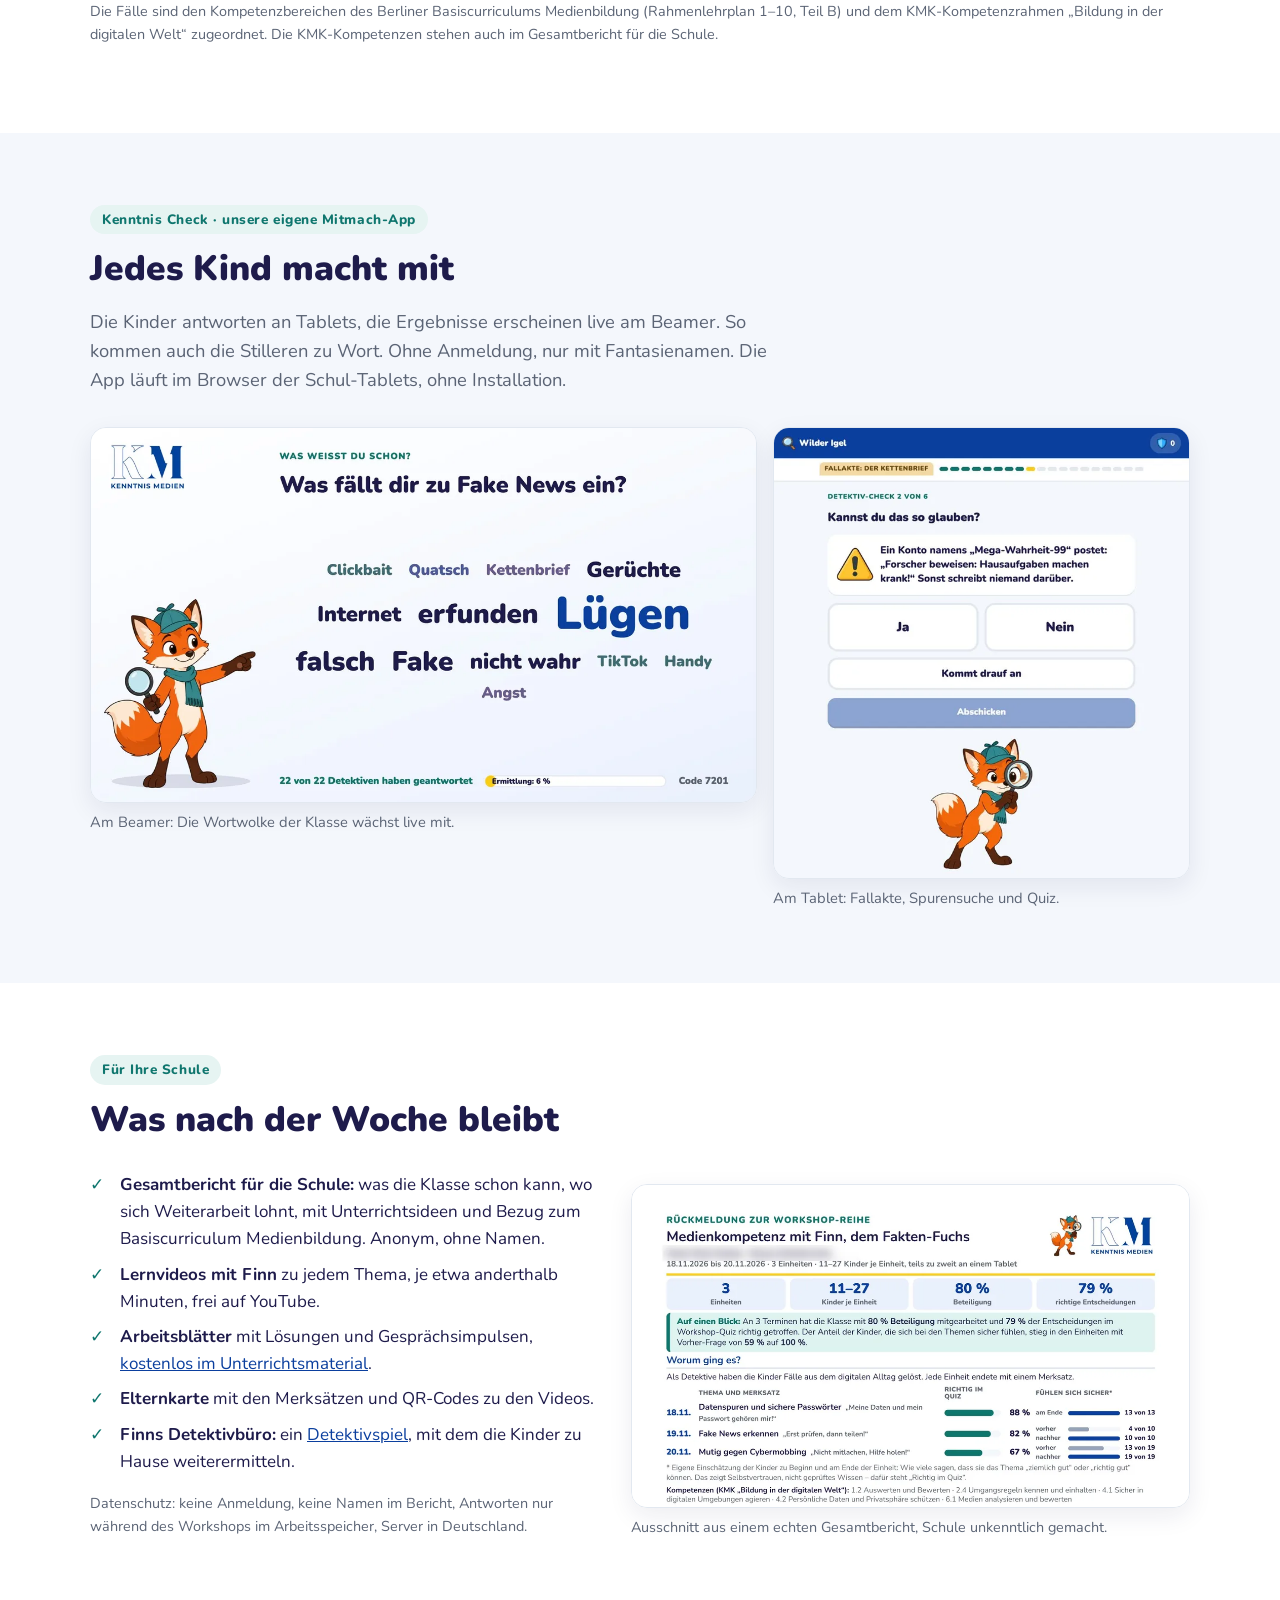
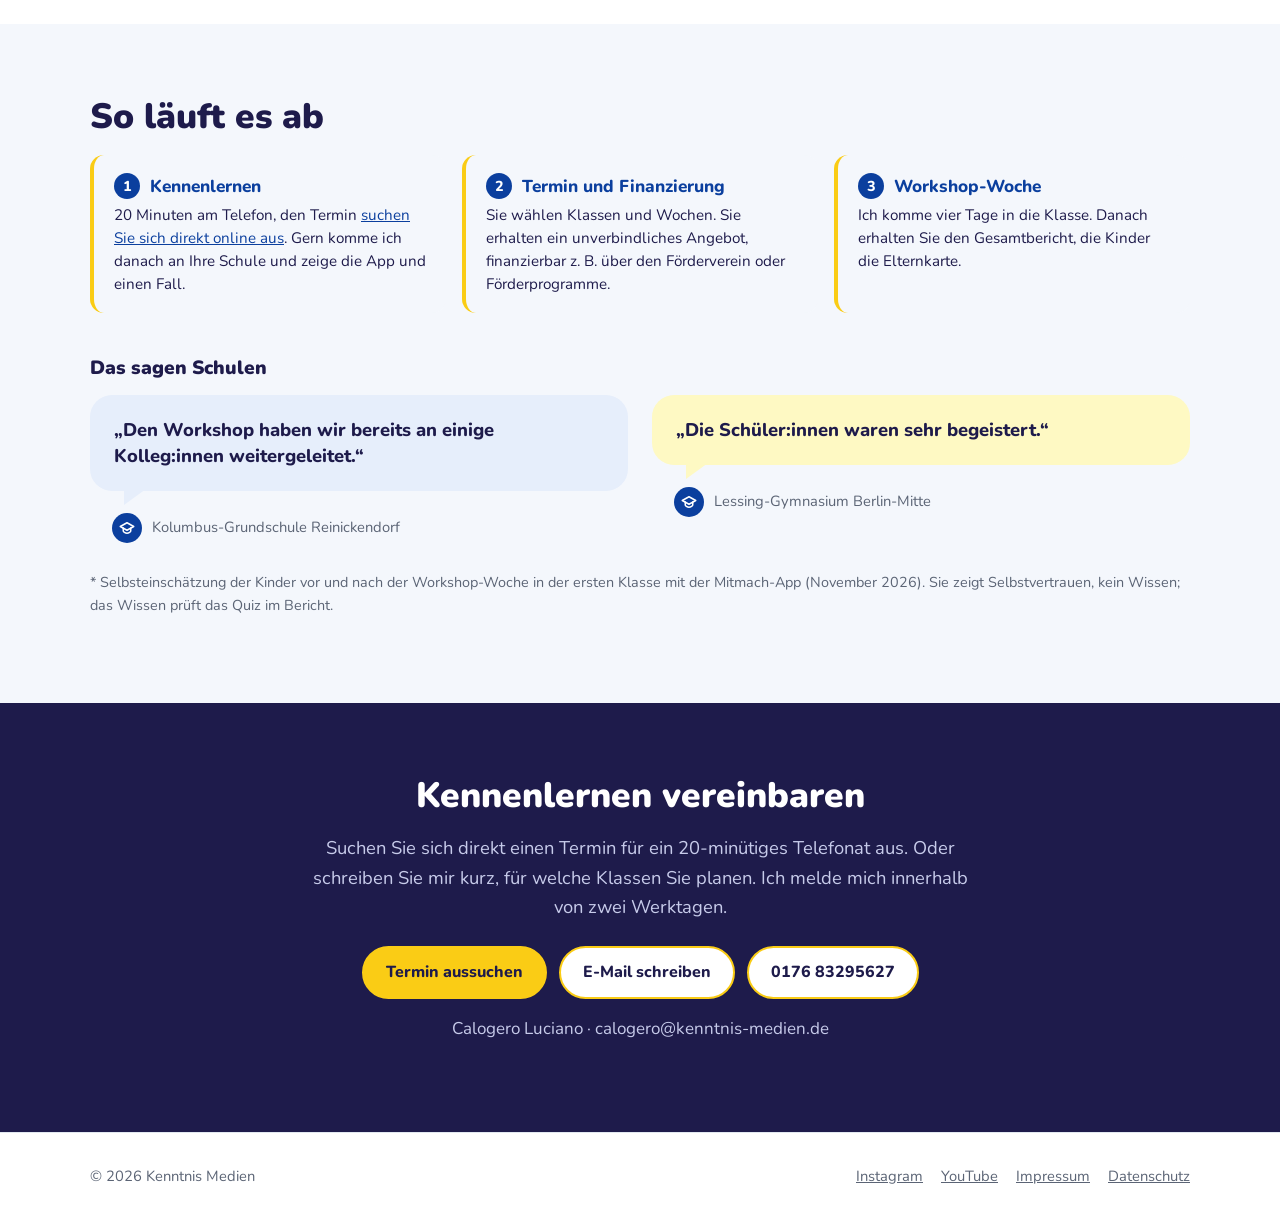
<file: schulen/index.html>
<!doctype html>
<html lang="de">
<head>
  <meta charset="utf-8">
  <meta name="viewport" content="width=device-width, initial-scale=1">
  <title>Workshop-Woche Medienkompetenz für Grundschulen in Berlin | Kenntnis Medien</title>
  <meta name="description" content="Die Workshop-Woche mit Finn, dem Fakten-Fuchs, für Klasse 4–6: vier Fälle zu Handy-Tricks, Datenschutz, Fake News und Cybermobbing, mit Mitmach-App, Lernvideos, Arbeitsblättern und Gesamtbericht für die Schule.">
  <meta property="og:type" content="website">
  <meta property="og:url" content="https://kenntnis-medien.de/schulen/">
  <link rel="canonical" href="https://kenntnis-medien.de/schulen/">
  <meta property="og:title" content="Workshop-Woche Medienkompetenz für Grundschulen | Kenntnis Medien">
  <meta property="og:description" content="Vier Tage, vier Fälle, eine Klasse voller Detektive: Medienkompetenz für Klasse 4–6 mit Finn, dem Fakten-Fuchs.">
  <meta property="og:image" content="https://kenntnis-medien.de/bilder/vorschau.jpg">
  <meta property="og:locale" content="de_DE">
  <link rel="icon" href="../bilder/favicon.png">
  <link rel="stylesheet" href="../style.css?v=35">
  <style>
    .tage-raster .karte .merksatz { display: block; margin-top: 8px; color: var(--petrol); font-weight: 800; }
    .tage-raster .karte .tag-nr { display: block; font-size: .8rem; font-weight: 800; letter-spacing: .06em; text-transform: uppercase; color: var(--blau); }
    .app-bilder { display: grid; grid-template-columns: 1.6fr 1fr; gap: 16px; margin-top: 32px; align-items: start; }
    .app-bilder figure { margin: 0; }
    .app-bilder img { width: 100%; height: auto; display: block; border-radius: 16px; border: 1px solid var(--linie); box-shadow: 0 8px 24px rgba(30,27,75,.08); }
    .app-bilder figcaption { margin-top: 8px; color: var(--grau); font-size: .92rem; }
    .app-bilder .stapel { display: grid; gap: 16px; }
    .bericht-zeile { display: grid; grid-template-columns: 1fr 1.1fr; gap: 32px; align-items: center; margin-top: 32px; }
    .bericht-zeile img { width: 100%; height: auto; border-radius: 16px; border: 1px solid var(--linie); box-shadow: 0 8px 24px rgba(30,27,75,.08); display: block; }
    .tage-raster .karte .bezug { margin-top: 14px; padding-top: 12px; border-top: 1px dashed var(--linie); font-size: .86rem; line-height: 1.35; color: var(--dunkel); font-weight: 700; }
    .tage-raster .karte .bezug span { display: block; font-size: .74rem; font-weight: 800; letter-spacing: .03em; color: var(--grau); margin-top: 6px; }
    .tage-raster .karte .bezug span:first-child { margin-top: 0; }
    .hinweis-klein { color: var(--grau); font-size: .9rem; margin-top: 8px; }
    @media (max-width: 760px) {
      .app-bilder, .bericht-zeile { grid-template-columns: 1fr; }
    }
  </style>
</head>
<body>
  <header class="kopf">
    <div class="innen">
      <a class="logo" href="../"><img src="../bilder/logo.webp" alt="Kenntnis Medien" width="400" height="252"></a>
      <a class="knopf anfragen" href="#kontakt">Anfragen</a>
      <button class="menue-knopf" type="button" aria-label="Menü öffnen" aria-expanded="false" aria-controls="hauptnav"><span></span><span></span><span></span></button>
      <nav class="nav" id="hauptnav" aria-label="Hauptnavigation">
        <a href="../material/">Unterrichtsmaterial</a>
        <a href="../#workshops">Workshops</a>
        <a href="../#ueber-uns">Über uns</a>
        <a href="#kontakt">Kontakt</a>
      </nav>
    </div>
  </header>

  <main>
    <section class="start">
      <div class="innen">
        <div>
          <span class="kennzeile">Für Grundschulen in Berlin · Klasse 4–6</span>
          <h1>Die Workshop-Woche <span>mit Finn, dem <span style="white-space:nowrap">Fakten-Fuchs.</span></span></h1>
          <p class="einleitung">Vier Tage, je zwei Schulstunden, eine Klasse voller Detektive. Die Kinder lösen Fälle aus ihrem digitalen Alltag, ermitteln an Tablets und gehen mit einem Merksatz für jeden Tag nach Hause.</p>
          <div class="knoepfe">
            <a class="knopf" href="https://zeeg.me/calogero/kennenlerngespraech-workshop-woche" rel="noopener" data-goatcounter-click="zeeg-schulen-oben" data-goatcounter-title="Telefontermin: /schulen oben">Telefontermin aussuchen</a>
            <a class="knopf zweit" href="../v/fake-news/">Lernvideo ansehen</a>
          </div>
          <a class="person" href="../#ueber-uns">
            <img src="../bilder/calogero-portrait.webp" alt="" width="56" height="56">
            <span><span class="person-vor">Workshops mit </span><strong>Calogero Luciano</strong><br><span class="person-presse">Jugendleiter mit Juleica · bekannt aus rbb und ZDF logo!</span><span class="person-rolle">Gründer und Leitung</span></span>
          </a>
        </div>
        <img class="finn" src="../bilder/finn-lupe.webp" alt="Finn, der Fakten-Fuchs, mit Lupe" width="480" height="643">
      </div>
    </section>

    <section class="kennzahlen" aria-label="Kennzahlen">
      <div class="innen">
        <div class="zahlen">
          <div><strong>seit 2023</strong><span>Workshops an Berliner Grund- und Oberschulen</span></div>
          <div><strong>4 × 2 Stunden</strong><span>eine Klasse, ein Fall pro Tag</span></div>
          <div><strong>59 % → alle</strong><span>Kinder, die sich bei den Themen sicher fühlen, vorher und nachher*</span></div>
        </div>
      </div>
    </section>

    <section>
      <div class="innen">
        <span class="kennzeile">Das Programm</span>
        <h2>Vier Tage, vier Fälle</h2>
        <p class="einleitung">Jeder Tag beginnt mit einem Beweisstück aus einem ausgedachten Klassenchat. Die Kinder suchen Spuren, entscheiden selbst und finden gemeinsam heraus, was hilft.</p>
        <div class="raster tage-raster">
          <div class="karte">
            <img class="sym" src="../bilder/sym-handy.webp" alt="" width="160" height="160">
            <h3><span class="tag-nr">Tag 1</span>Handy-Tricks durchschauen</h3>
            <p>Warum „nur fünf Minuten“ so oft zwei Stunden werden: Likes, Benachrichtigungen, Endlos-Scrollen.<span class="merksatz">„Ich bin der Boss, nicht mein Handy!“</span></p>
            <p class="bezug"><span>Basiscurriculum Medienbildung</span>Analysieren · Reflektieren<span>KMK-Kompetenzrahmen</span>4.3 · 6.2</p>
          </div>
          <div class="karte">
            <img class="sym" src="../bilder/sym-schloss.webp" alt="" width="160" height="160">
            <h3><span class="tag-nr">Tag 2</span>Datenspuren und Passwörter</h3>
            <p>Was ein öffentliches Profil verrät und wie man ein Passwort baut, das niemand errät.<span class="merksatz">„Meine Daten und mein Passwort gehören mir!“</span></p>
            <p class="bezug"><span>Basiscurriculum Medienbildung</span>Kommunizieren · Reflektieren<span>KMK-Kompetenzrahmen</span>4.1 · 4.2</p>
          </div>
          <div class="karte">
            <img class="sym" src="../bilder/sym-zeitung.webp" alt="" width="160" height="160">
            <h3><span class="tag-nr">Tag 3</span>Fake News erkennen</h3>
            <p>Ein Kettenbrief im Klassenchat: Wer steckt dahinter, und wie prüft man so etwas?<span class="merksatz">„Erst prüfen, dann teilen!“</span></p>
            <p class="bezug"><span>Basiscurriculum Medienbildung</span>Informieren · Analysieren<span>KMK-Kompetenzrahmen</span>1.2 · 6.1</p>
          </div>
          <div class="karte">
            <img class="sym" src="../bilder/sym-schutz.webp" alt="" width="160" height="160">
            <h3><span class="tag-nr">Tag 4</span>Mutig gegen Cybermobbing</h3>
            <p>Hinschauen statt mitlachen: Was Betroffene, Zuschauer und die Klasse tun können.<span class="merksatz">„Nicht mitlachen, Hilfe holen!“</span></p>
            <p class="bezug"><span>Basiscurriculum Medienbildung</span>Kommunizieren · Reflektieren<span>KMK-Kompetenzrahmen</span>2.4 · 4.1</p>
          </div>
        </div>
        <p class="hinweis-klein">Die Fälle sind den Kompetenzbereichen des Berliner Basiscurriculums Medienbildung (Rahmenlehrplan 1–10, Teil B) und dem KMK-Kompetenzrahmen „Bildung in der digitalen Welt“ zugeordnet. Die KMK-Kompetenzen stehen auch im Gesamtbericht für die Schule.</p>
      </div>
    </section>

    <section class="hell">
      <div class="innen">
        <span class="kennzeile">Kenntnis Check · unsere eigene Mitmach-App</span>
        <h2>Jedes Kind macht mit</h2>
        <p class="einleitung">Die Kinder antworten an Tablets, die Ergebnisse erscheinen live am Beamer. So kommen auch die Stilleren zu Wort. Ohne Anmeldung, nur mit Fantasienamen. Die App läuft im Browser der Schul-Tablets, ohne Installation.</p>
        <div class="app-bilder">
          <figure>
            <img src="../bilder/app-beamer-wortwolke.webp" alt="Beamer-Ansicht der Mitmach-App: Wortwolke mit Antworten der Klasse" width="1200" height="675" loading="lazy">
            <figcaption>Am Beamer: Die Wortwolke der Klasse wächst live mit.</figcaption>
          </figure>
          <div class="stapel">
            <figure>
              <img src="../bilder/app-tablet.webp" alt="Tablet-Ansicht der Mitmach-App mit einer Quizfrage" width="700" height="760" loading="lazy">
              <figcaption>Am Tablet: Fallakte, Spurensuche und Quiz.</figcaption>
            </figure>
          </div>
        </div>
      </div>
    </section>

    <section>
      <div class="innen">
        <span class="kennzeile">Für Ihre Schule</span>
        <h2>Was nach der Woche bleibt</h2>
        <div class="bericht-zeile">
          <div>
            <ul class="haken">
              <li><strong>Gesamtbericht für die Schule:</strong> was die Klasse schon kann, wo sich Weiterarbeit lohnt, mit Unterrichtsideen und Bezug zum Basiscurriculum Medienbildung. Anonym, ohne Namen.</li>
              <li><strong>Lernvideos mit Finn</strong> zu jedem Thema, je etwa anderthalb Minuten, frei auf YouTube.</li>
              <li><strong>Arbeitsblätter</strong> mit Lösungen und Gesprächsimpulsen, <a href="../material/">kostenlos im Unterrichtsmaterial</a>.</li>
              <li><strong>Elternkarte</strong> mit den Merksätzen und QR-Codes zu den Videos.</li>
              <li><strong>Finns Detektivbüro:</strong> ein <a href="../spiel/">Detektivspiel</a>, mit dem die Kinder zu Hause weiterermitteln.</li>
            </ul>
            <p class="hinweis-klein">Datenschutz: keine Anmeldung, keine Namen im Bericht, Antworten nur während des Workshops im Arbeitsspeicher, Server in Deutschland.</p>
          </div>
          <figure style="margin:0"><img src="../bilder/app-bericht.webp" alt="Ausschnitt aus einem Gesamtbericht für die Schule mit Beispieldaten" width="1100" height="636" loading="lazy"><figcaption class="hinweis-klein">Ausschnitt aus einem echten Gesamtbericht, Schule unkenntlich gemacht.</figcaption></figure>
        </div>
      </div>
    </section>

    <section class="hell">
      <div class="innen">
        <h2>So läuft es ab</h2>
        <div class="ablauf schritte">
          <div>
            <strong>Kennenlernen</strong>
            <p>20 Minuten am Telefon, den Termin <a href="https://zeeg.me/calogero/kennenlerngespraech-workshop-woche" rel="noopener" data-goatcounter-click="zeeg-schulen-ablauf" data-goatcounter-title="Telefontermin: /schulen Ablauf">suchen Sie sich direkt online aus</a>. Gern komme ich danach an Ihre Schule und zeige die App und einen Fall.</p>
          </div>
          <div>
            <strong>Termin und Finanzierung</strong>
            <p>Sie wählen Klassen und Wochen. Sie erhalten ein unverbindliches Angebot, finanzierbar z.&nbsp;B. über den Förderverein oder Förderprogramme.</p>
          </div>
          <div>
            <strong>Workshop-Woche</strong>
            <p>Ich komme vier Tage in die Klasse. Danach erhalten Sie den Gesamtbericht, die Kinder die Elternkarte.</p>
          </div>
        </div>
        <h3 style="margin-top:44px">Das sagen Schulen</h3>
        <div class="stimmen">
          <blockquote><p>„Den Workshop haben wir bereits an einige Kolleg:innen weitergeleitet.“</p><cite>Kolumbus-Grundschule Reinickendorf</cite></blockquote>
          <blockquote><p>„Die Schüler:innen waren sehr begeistert.“</p><cite>Lessing-Gymnasium Berlin-Mitte</cite></blockquote>
        </div>
        <p class="hinweis-klein" style="margin-top:28px">* Selbsteinschätzung der Kinder vor und nach der Workshop-Woche in der ersten Klasse mit der Mitmach-App (November 2026). Sie zeigt Selbstvertrauen, kein Wissen; das Wissen prüft das Quiz im Bericht.</p>
      </div>
    </section>

    <section class="kontakt" id="kontakt">
      <div class="innen">
        <h2>Kennenlernen vereinbaren</h2>
        <p class="einleitung">Suchen Sie sich direkt einen Termin für ein 20-minütiges Telefonat aus. Oder schreiben Sie mir kurz, für welche Klassen Sie planen. Ich melde mich innerhalb von zwei Werktagen.</p>
        <div class="knoepfe" style="justify-content:center">
          <a class="knopf" href="https://zeeg.me/calogero/kennenlerngespraech-workshop-woche" rel="noopener" data-goatcounter-click="zeeg-schulen-unten" data-goatcounter-title="Telefontermin: /schulen unten">Termin aussuchen</a>
          <a class="knopf zweit" href="mailto:calogero@kenntnis-medien.de?subject=Workshop-Woche%20mit%20Finn&amp;body=Guten%20Tag%2C%0A%0Awir%20interessieren%20uns%20f%C3%BCr%20die%20Workshop-Woche%20mit%20Finn.%0A%0ASchule%3A%0AKlassen%20%28Stufe%20und%20Anzahl%29%3A%0AWunschzeitraum%3A%0AAnsprechperson%20und%20Telefon%3A%0A%0AViele%20Gr%C3%BC%C3%9Fe%0A">E-Mail schreiben</a>
          <a class="knopf zweit" href="tel:+4917683295627">0176 83295627</a>
        </div>
        <p style="margin-top:16px;color:#C7CBEA">Calogero Luciano · calogero@kenntnis-medien.de</p>
      </div>
    </section>
  </main>

  <footer class="fuss">
    <div class="innen">
      <span>© 2026 Kenntnis Medien</span>
      <nav aria-label="Rechtliches">
        <a href="https://www.instagram.com/kenntnis.medien/" rel="noopener">Instagram</a>
        <a href="https://www.youtube.com/@KenntnisMedien" rel="noopener">YouTube</a>
        <a href="../impressum/">Impressum</a>
        <a href="../datenschutz/">Datenschutz</a>
      </nav>
    </div>
  </footer>
  <script src="../menue.js?v=3" defer></script>
  <script data-goatcounter="https://kenntnis-medien.goatcounter.com/count" async src="//gc.zgo.at/count.js"></script>
</body>
</html>
</file>
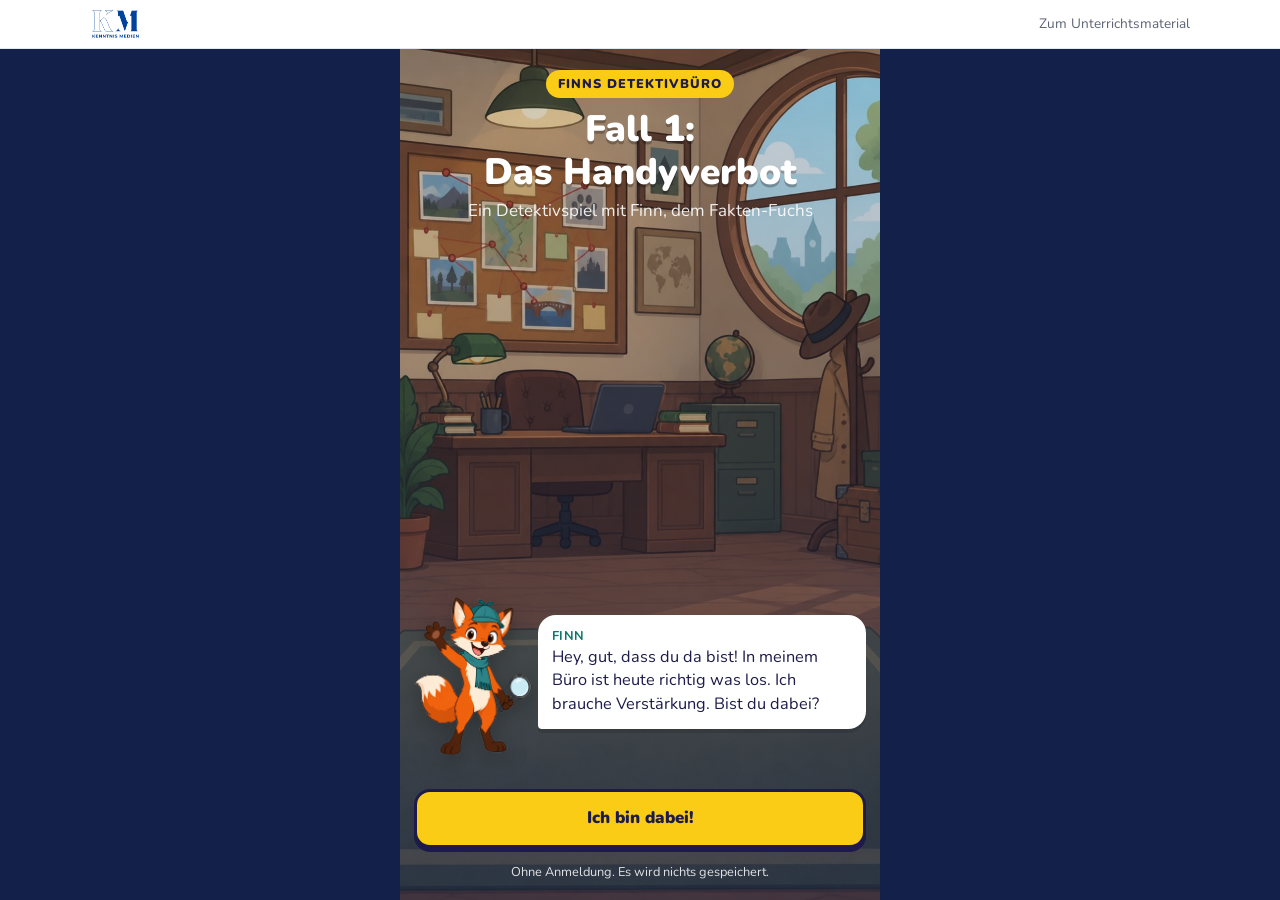
<file: spiel/index.html>
<!doctype html>
<html lang="de">
<head>
  <meta charset="utf-8">
  <meta name="viewport" content="width=device-width, initial-scale=1">
  <meta name="robots" content="noindex">
  <title>Finns Detektivbüro | Kenntnis Medien</title>
  <!-- Kurzlink für Tafel, QR-Codes und Elternbriefe. Leitet zum Spiel weiter. -->
  <meta http-equiv="refresh" content="1; url=/training/">
  <link rel="canonical" href="https://kenntnis-medien.de/training/">
  <script>(function(){try{if(!/kenntnis-medien\.de$/.test(location.hostname))return;var u="https://kenntnis-medien.goatcounter.com/count?p="+encodeURIComponent(location.pathname)+"&r="+encodeURIComponent(document.referrer)+"&rnd="+Math.random().toString(36).slice(2);if(navigator.sendBeacon)navigator.sendBeacon(u);else new Image().src=u;}catch(e){}})();</script>
  <script>location.replace("/training/");</script>
  <style>body{font-family:system-ui,sans-serif;text-align:center;padding:60px 20px;color:#1E1B4B}a{color:#0B3F9E;font-weight:700}</style>
</head>
<body>
  <p>Finns Detektivbüro wird geöffnet …</p>
  <p><a href="/training/">Hier klicken, falls es nicht automatisch startet.</a></p>
</body>
</html>
</file>
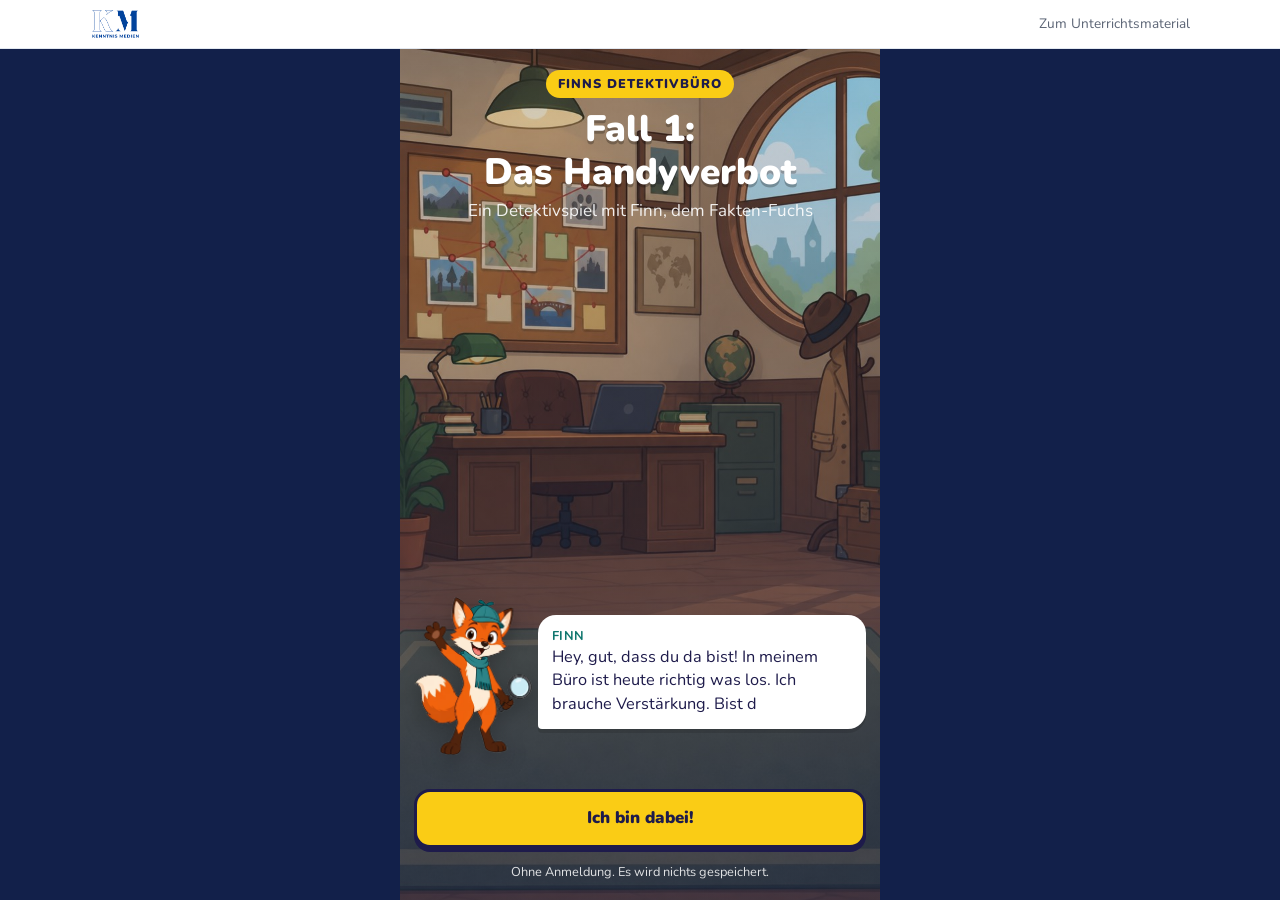
<file: training/index.html>
<!doctype html>
<html lang="de">
<head>
  <meta charset="utf-8">
  <meta name="viewport" content="width=device-width, initial-scale=1, viewport-fit=cover">
  <title>Finns Detektivbüro | Kenntnis Medien</title>
  <meta name="description" content="Kostenloses Detektivspiel zur Medienkompetenz für Kinder (Klasse 4–6): Mit Finn, dem Fakten-Fuchs, Spuren suchen und Fake News entlarven. Ohne Anmeldung, nichts wird gespeichert.">
  <meta property="og:type" content="website">
  <meta property="og:url" content="https://kenntnis-medien.de/training/">
  <link rel="canonical" href="https://kenntnis-medien.de/training/">
  <meta property="og:title" content="Finns Detektivbüro | Kenntnis Medien">
  <meta property="og:description" content="Das Detektivspiel mit Finn, dem Fakten-Fuchs: Spuren suchen, Beweise sammeln, Fake News entlarven.">
  <meta property="og:image" content="https://kenntnis-medien.de/bilder/vorschau.jpg">
  <meta property="og:locale" content="de_DE">
  <link rel="icon" href="../bilder/favicon.png">
  <link rel="apple-touch-icon" href="../bilder/favicon.png">
  <link rel="stylesheet" href="../style.css?v=35">
  <link rel="stylesheet" href="spiel.css?v=2">
</head>
<body>
  <header class="t-kopf">
    <div class="innen">
      <a href="../"><img src="../bilder/logo.webp" alt="Kenntnis Medien" width="400" height="252"></a>
      <a class="zurueck" href="../material/">Zum Unterrichtsmaterial</a>
    </div>
  </header>

  <main class="buehne" id="buehne">
    <div class="hud" id="hud" hidden>
      <span class="hud-fall" id="hud-fall">Fall 1</span>
      <span class="hud-mitte">
        <span class="hud-akte" id="hud-akte" title="Spuren und Beweise in der Fallakte"><img src="../bilder/sym-lupe.webp" alt=""> <b id="hud-zahl">0</b></span>
      </span>
      <button class="hud-ton" id="ton" type="button" aria-label="Ton ausschalten" aria-pressed="true"></button>
    </div>
    <div class="meter" id="meter" hidden>
      <span>Aufregung im Klassenchat</span>
      <div class="meter-balken"><div id="meter-stand"></div></div>
    </div>
    <div class="szene" id="szene" aria-live="polite"></div>
  </main>

  <noscript><p style="padding:20px">Für das Spiel muss JavaScript eingeschaltet sein.</p></noscript>
  <script src="spiel.js?v=2"></script>
  <script data-goatcounter="https://kenntnis-medien.goatcounter.com/count" async src="//gc.zgo.at/count.js"></script>
</body>
</html>
</file>
<file: style.css>
@font-face {
  font-family: "Nunito";
  font-style: normal;
  font-display: swap;
  font-weight: 200 1000;
  src: url("schrift/nunito.woff2") format("woff2");
}

:root {
  --dunkel: #1E1B4B;
  --blau: #0B3F9E;
  --gelb: #FACC15;
  --hellgelb: #FEF9C3;
  --petrol: #0F766E;
  --grau: #5B6475;
  --linie: #E2E8F0;
  --hell: #F4F7FC;
  --weiss: #FFFFFF;
  --rund: "Nunito", ui-rounded, "Arial Rounded MT Bold", system-ui, sans-serif;
  --text: "Nunito", system-ui, -apple-system, "Segoe UI", Roboto, Arial, sans-serif;
}

* { box-sizing: border-box; }
html { scroll-behavior: smooth; }
body {
  margin: 0;
  background: var(--weiss);
  color: var(--dunkel);
  font-family: var(--text);
  font-size: 17px;
  line-height: 1.6;
}
img { max-width: 100%; height: auto; display: block; }
a { color: var(--blau); }
h1, h2, h3 { font-family: var(--rund); font-weight: 900; line-height: 1.15; margin: 0 0 .5em; }
h1 { font-size: clamp(2rem, 5vw, 3.2rem); }
h2 { font-size: clamp(1.6rem, 3.5vw, 2.2rem); }
h3 { font-size: 1.2rem; }
p { margin: 0 0 1em; }

.innen { width: min(1100px, 100% - 32px); margin-inline: auto; }

/* Kopf */
.kopf {
  position: sticky; top: 0; z-index: 10;
  background: rgba(255,255,255,.94);
  backdrop-filter: blur(8px);
  border-bottom: 1px solid var(--linie);
}
.kopf .innen { display: flex; align-items: center; justify-content: space-between; gap: 16px; padding: 10px 0; }
.kopf .logo img { height: 46px; width: auto; }
.nav { display: flex; gap: 6px; flex-wrap: wrap; justify-content: flex-end; }
.nav a {
  font-family: var(--rund); font-size: .95rem; text-decoration: none; color: var(--dunkel);
  padding: 8px 12px; border-radius: 999px;
}
.nav a:hover, .nav a[aria-current="page"] { background: var(--hell); color: var(--blau); }
@media (max-width: 560px) {
  .kopf .logo img { height: 32px; }
  .nav { gap: 0; flex-wrap: nowrap; }
  .nav a { padding: 6px 7px; font-size: .8rem; white-space: nowrap; }
}

/* Bereiche */
section { padding: 72px 0; }
.hell { background: var(--hell); }
.kennzeile {
  display: inline-block; font-family: var(--rund); font-size: .85rem; letter-spacing: .04em;
  color: var(--petrol); background: #E6F4F2; padding: 4px 12px; border-radius: 999px; margin-bottom: 14px;
}
.einleitung { font-size: 1.15rem; color: var(--grau); max-width: 680px; }

/* Start */
.start { background: linear-gradient(160deg, #FFFFFF 0%, #EAF1FF 60%, #D6E4FF 100%); padding: 56px 0 40px; }
.start .innen { display: grid; grid-template-columns: 1.3fr .7fr; gap: 32px; align-items: center; }
.start h1 { color: var(--blau); }
.start h1 span { color: var(--dunkel); display: block; }
.start .finn { max-width: 320px; justify-self: center; }
@media (max-width: 760px) {
  .start .innen { grid-template-columns: 1fr; }
  .start .finn { max-width: 200px; grid-row: 1; }
}
.knoepfe { display: flex; gap: 12px; flex-wrap: wrap; margin-top: 24px; }
.knopf {
  font-weight: 800;
  display: inline-flex; align-items: center; gap: 8px;
  font-family: var(--rund); font-size: 1rem; text-decoration: none;
  padding: 12px 22px; border-radius: 999px; border: 2px solid var(--dunkel);
  background: var(--gelb); color: var(--dunkel);
}
.knopf:hover { transform: translateY(-1px); box-shadow: 0 4px 0 var(--dunkel); }
.knopf.zweit { background: var(--weiss); }

/* Karten */
.raster { display: grid; grid-template-columns: repeat(auto-fit, minmax(240px, 1fr)); gap: 20px; margin-top: 32px; }
.karte {
  background: var(--weiss); border: 1px solid var(--linie); border-radius: 20px; padding: 24px;
}
.karte .sym { width: 56px; height: 56px; margin-bottom: 12px; }
.karte p { color: var(--grau); margin: 0; }

/* Finn-Abschnitt */
.zweispaltig { display: grid; grid-template-columns: .6fr 1.4fr; gap: 40px; align-items: center; }
@media (max-width: 760px) { .zweispaltig { grid-template-columns: 1fr; } .zweispaltig .finn { max-width: 180px; } }
.haken { list-style: none; padding: 0; margin: 0 0 1em; }
.haken li { padding-left: 30px; position: relative; margin-bottom: 8px; }
.haken li::before { content: "✓"; position: absolute; left: 0; color: var(--petrol); font-weight: 700; }

/* Material */
.material { display: grid; grid-template-columns: repeat(auto-fit, minmax(300px, 1fr)); gap: 28px; margin-top: 32px; }
.video-karte { background: var(--weiss); border: 1px solid var(--linie); border-radius: 22px; overflow: hidden; display: flex; flex-direction: column; }
.video-karte .inhalt { padding: 20px 22px 24px; display: flex; flex-direction: column; gap: 10px; flex: 1; }
.video-karte .meta { font-size: .9rem; color: var(--grau); }
.video-karte .kompetenz { font-size: .88rem; background: var(--hellgelb); border-radius: 12px; padding: 8px 12px; }
.video-karte .knoepfe { margin-top: auto; padding-top: 8px; }
.video-karte .knopf { padding: 10px 18px; font-size: .95rem; }
/* Demnächst: angekündigte Folgen, werden zur Veröffentlichungszeit automatisch zur vollen Karte (video.js) */
.demnaechst { margin-top: 48px; }
.demnaechst h2 { font-size: 1.5rem; margin: 0; }
.bald-liste { list-style: none; margin: 16px 0 0; padding: 0; display: grid; grid-template-columns: repeat(auto-fit, minmax(280px, 1fr)); gap: 16px; }
.bald-liste li { display: flex; gap: 14px; align-items: center; background: var(--weiss); border: 1px dashed #C7D4EA; border-radius: 18px; padding: 12px; }
.bald-liste img { width: 132px; height: auto; aspect-ratio: 16 / 9; object-fit: cover; border-radius: 10px; filter: saturate(.75); opacity: .9; flex-shrink: 0; }
.bald-liste b { display: block; font-size: 1.05rem; line-height: 1.25; }
.bald-datum { display: inline-block; font-size: .78rem; font-weight: 800; color: var(--blau); background: #E8EFFB; border-radius: 999px; padding: 2px 10px; margin-bottom: 4px; }
.bald-liste small { display: block; color: var(--grau); font-size: .85rem; margin-top: 2px; }
.naechste-folge { display: inline-flex; flex-wrap: wrap; align-items: baseline; gap: 0 6px; margin-top: 14px; padding: 8px 16px; border-radius: 999px; background: #E8EFFB; color: var(--blau); font-size: .95rem; text-decoration: none; }
.naechste-folge:hover { background: #DCE6F8; }
.naechste-folge b { color: var(--dunkel, #1E1B4B); }
.demnaechst { scroll-margin-top: 90px; }
.bald-hinweis { margin: 14px 0 0; color: var(--grau); font-size: .95rem; }
@media (max-width: 420px) { .bald-liste img { width: 104px; } }
.bald { font-size: .9rem; color: var(--grau); font-style: italic; align-self: center; }

.video { position: relative; aspect-ratio: 16 / 9; background: var(--dunkel); }
.video button {
  all: unset; cursor: pointer; position: absolute; inset: 0; display: block;
}
.video button img { width: 100%; height: 100%; object-fit: cover; }
.video .play {
  position: absolute; left: 50%; top: 50%; transform: translate(-50%, -50%);
  width: 72px; height: 72px; border-radius: 50%; background: var(--gelb); border: 3px solid var(--dunkel);
  display: grid; place-items: center;
}
.video .play::after { content: ""; border-left: 22px solid var(--dunkel); border-top: 14px solid transparent; border-bottom: 14px solid transparent; margin-left: 6px; }
.video .hinweis {
  position: absolute; left: 10px; right: 10px; bottom: 10px; font-size: .78rem; line-height: 1.35;
  background: rgba(30,27,75,.82); color: #fff; padding: 6px 10px; border-radius: 10px;
}
.video iframe { position: absolute; inset: 0; width: 100%; height: 100%; border: 0; }
.video button:focus-visible { outline: 4px solid var(--gelb); outline-offset: -4px; }

/* Workshops */
.formate { display: grid; grid-template-columns: repeat(auto-fit, minmax(230px, 1fr)); gap: 20px; margin-top: 28px; }
.format { border-radius: 20px; padding: 22px; background: var(--weiss); border: 2px solid var(--linie); }
.format h3 { color: var(--blau); }
.format p { color: var(--grau); margin: 0; }

/* Kontakt */
.kontakt { background: var(--dunkel); color: #fff; text-align: center; }
.kontakt .einleitung { color: #C7CBEA; margin-inline: auto; }
.kontakt .knopf { border-color: var(--gelb); }

/* Fuß */
.fuss { padding: 32px 0; font-size: .92rem; color: var(--grau); border-top: 1px solid var(--linie); }
.fuss .innen { display: flex; justify-content: space-between; gap: 16px; flex-wrap: wrap; align-items: center; }
.fuss nav { display: flex; gap: 18px; flex-wrap: wrap; }
.fuss a { color: var(--grau); }

/* Rechtstexte */
.recht { padding: 56px 0 72px; }
.recht .innen { max-width: 760px; }
.recht h2 { font-size: 1.3rem; margin-top: 1.6em; }

@media (max-width: 560px) {
  .video .hinweis { font-size: .66rem; padding: 4px 8px; left: 6px; right: 6px; bottom: 6px; }
  .video .play { width: 56px; height: 56px; }
}

/* Workshop-Details, Über mich, Presse */
.zweispalten-text { display: grid; grid-template-columns: 1fr 1fr; gap: 32px; margin-top: 40px; }
@media (max-width: 760px) { .zweispalten-text { grid-template-columns: 1fr; } }
.portrait { border-radius: 24px; width: 100%; max-width: 340px; justify-self: center; box-shadow: 0 12px 30px rgba(30,27,75,.15); }
.untertitel { color: var(--petrol); font-family: var(--rund); margin-top: -.3em; }
.zitat { margin: 0 0 1em; padding: 16px 20px; background: var(--hellgelb); border-left: 5px solid var(--gelb); border-radius: 0 16px 16px 0; font-style: italic; }
.presse { display: grid; grid-template-columns: repeat(auto-fit, minmax(230px, 1fr)); gap: 16px; margin-top: 24px; }
.presse a { display: flex; flex-direction: column; gap: 4px; text-decoration: none; color: var(--dunkel); border: 1px solid var(--linie); border-radius: 18px; padding: 18px 20px; }
.presse a:hover { border-color: var(--blau); }
.presse strong { font-family: var(--rund); font-size: 1.15rem; }
.presse span { color: var(--grau); font-size: .92rem; }
.stimmen { display: grid; grid-template-columns: repeat(auto-fit, minmax(260px, 1fr)); gap: 16px; margin-top: 16px; }
.stimmen blockquote { margin: 0; background: var(--hell); border-radius: 18px; padding: 20px 22px; }
.stimmen p { font-family: var(--rund); font-size: 1.15rem; margin: 0 0 8px; }
.stimmen cite { font-style: normal; color: var(--grau); font-size: .92rem; }
.partner { list-style: none; padding: 0; margin: 16px 0 0; display: flex; flex-wrap: wrap; gap: 10px; }
.partner li { background: var(--weiss); border: 1px solid var(--linie); border-radius: 999px; padding: 6px 14px; font-size: .92rem; }
@media (max-width: 560px) {
  .nav a.nur-gross { display: none; }
  .portrait { max-width: 240px; }
}

/* Bekanntheit im Startbereich */
.person { display: inline-flex; align-items: center; gap: 12px; margin-top: 22px; text-decoration: none; color: var(--dunkel); font-size: .95rem; line-height: 1.35; background: rgba(255,255,255,.7); padding: 8px 16px 8px 8px; border-radius: 999px; border: 1px solid var(--linie); }
.person img { width: 48px; height: 48px; border-radius: 50%; object-fit: cover; object-position: center 25%; }
.person:hover { border-color: var(--blau); }
.bekannt { padding: 34px 0 30px; background: var(--dunkel); color: #fff; }
.bekannt .innen { display: flex; flex-direction: column; align-items: center; gap: 18px; }
.bekannt-titel { font-family: var(--rund); font-size: .85rem; letter-spacing: .14em; text-transform: uppercase; color: var(--gelb); }
.medien { display: flex; flex-wrap: wrap; justify-content: center; align-items: center; gap: 14px 44px; }
.medien a { color: #fff; text-decoration: none; opacity: .92; white-space: nowrap; }
.medien a:hover { opacity: 1; color: var(--gelb); }
.m-zdf { font-family: var(--rund); font-size: 1.7rem; }
.m-zdf em { font-style: normal; background: #F58220; color: #fff; padding: 0 10px; border-radius: 10px; }
.m-fraktur { font-family: "UnifrakturMaguntia", "Old English Text MT", "Goudy Text MT", Georgia, serif; font-size: 1.75rem; }
.m-serif { font-family: Georgia, "Times New Roman", serif; font-size: 1.45rem; letter-spacing: .04em; }
.m-bz { font-family: Georgia, serif; font-style: italic; font-weight: 700; font-size: 1.9rem; }
.zahlen { display: grid; grid-template-columns: repeat(3, 1fr); gap: 16px; width: 100%; margin-top: 10px; border-top: 1px solid rgba(255,255,255,.15); padding-top: 22px; text-align: center; }
.zahlen strong { display: block; font-family: var(--rund); font-size: 1.6rem; color: var(--gelb); }
.zahlen span { font-size: .9rem; color: #C7CBEA; }
@media (max-width: 560px) {
  .medien { gap: 10px 26px; }
  .m-zdf, .m-fraktur, .m-bz { font-size: 1.35rem; }
  .m-serif { font-size: 1.1rem; }
  .zahlen { grid-template-columns: 1fr; }
}

.kennzeile, .nav a, .bekannt-titel, .zahlen strong, .stimmen p, .presse strong, .untertitel, .m-zdf { font-weight: 800; }

/* weitere Medien */
.medien span { color: #fff; white-space: nowrap; opacity: .92; }
.m-kika { font-family: var(--rund); font-weight: 900; font-size: 1.6rem; }
.m-kika em { font-style: normal; font-weight: 700; font-size: 1.1rem; color: #8BD3A1; margin-left: 4px; }
.m-rbb { font-family: var(--rund); font-weight: 900; font-size: 1.9rem; letter-spacing: -.02em; }
.m-next { font-family: var(--rund); font-weight: 800; font-size: 1.4rem; }
.m-next em { font-style: normal; font-weight: 900; background: #fff; color: var(--dunkel); padding: 0 8px; border-radius: 6px; margin-left: 4px; }
.karte-presse { display: flex; flex-direction: column; gap: 4px; border: 1px solid var(--linie); border-radius: 18px; padding: 18px 20px; }
.karte-presse strong { font-family: var(--rund); font-weight: 800; font-size: 1.15rem; }
.karte-presse span { color: var(--grau); font-size: .92rem; }
@media (max-width: 560px) {
  .m-kika, .m-rbb { font-size: 1.35rem; }
  .m-next { font-size: 1.15rem; }
}

/* Über uns / Team */
.team { display: grid; gap: 24px; margin-top: 32px; }
.person-karte { display: grid; grid-template-columns: 260px 1fr; gap: 32px; align-items: start; background: var(--weiss); border: 1px solid var(--linie); border-radius: 24px; padding: 28px; }
.person-karte .portrait { max-width: 260px; box-shadow: none; }
.person-karte h3 { font-size: 1.5rem; margin-bottom: .2em; }
@media (max-width: 760px) {
  .person-karte { grid-template-columns: 1fr; padding: 20px; }
  .person-karte .portrait { max-width: 220px; }
}

/* Fotoreihe Workshops */
.fotoreihe { display: grid; grid-template-columns: 1.4fr 1fr 1fr; gap: 16px; margin-top: 32px; }
.fotoreihe figure { margin: 0; height: 340px; border-radius: 20px; overflow: hidden; }
.fotoreihe img { width: 100%; height: 100%; object-fit: cover; display: block; }
@media (max-width: 760px) {
  .fotoreihe { grid-template-columns: 1fr 1fr; gap: 10px; }
  .fotoreihe .gross { grid-column: 1 / -1; height: 260px; }
  .fotoreihe figure { height: 170px; border-radius: 14px; }
}

/* Startbereich Handy: Finn kleiner, damit die Knöpfe sofort sichtbar sind */
@media (max-width: 760px) {
  .start { padding-top: 20px; }
  .start .innen { gap: 8px; }
  .start .finn { max-width: 110px; }
}

/* Startbereich Handy: Finn ausblenden, er hat weiter unten seinen eigenen Bereich */
@media (max-width: 760px) {
  .start { padding-top: 32px; }
  .start .finn { display: none; }
}

/* Formate: alle 5 Karten in einer Reihe statt einer allein in Reihe 2 */
@media (min-width: 1000px) { .formate { grid-template-columns: repeat(4, 1fr); gap: 16px; } }

/* Handy: Karten kompakter (Symbol links, Text rechts), damit die Seite kürzer wird */
@media (max-width: 760px) {
  .raster { gap: 12px; }
  .karte { display: grid; grid-template-columns: 44px 1fr; column-gap: 14px; padding: 16px 18px; border-radius: 16px; }
  .karte .sym { width: 44px; height: 44px; margin: 0; grid-row: 1 / span 2; }
  .karte h3 { margin: 0 0 4px; font-size: 1.05rem; }
  .karte p { font-size: .95rem; }
  .formate { gap: 12px; }
  .format { padding: 16px 18px; border-radius: 16px; }
  .format h3 { margin: 0 0 4px; font-size: 1.05rem; }
  .format p { font-size: .95rem; }
  .presse { gap: 10px; }
  .karte-presse { padding: 14px 18px; }
}

/* Kopfzeile: Menü-Symbol und Anfragen-Knopf auf dem Handy */
.kopf .anfragen, .menue-knopf { display: none; }
@media (max-width: 760px) {
  .kopf .innen { gap: 10px; padding: 10px 0; }
  .kopf .logo { margin-right: auto; }
  .kopf .logo img { height: 36px; }
  .kopf .anfragen { display: inline-flex; padding: 8px 16px; font-size: .92rem; }
  .menue-knopf {
    display: inline-flex; flex-direction: column; justify-content: center; gap: 5px;
    width: 44px; height: 44px; padding: 0 11px; border: 0; border-radius: 12px;
    background: var(--hell); cursor: pointer;
  }
  .menue-knopf span { display: block; height: 2.5px; border-radius: 2px; background: var(--dunkel); transition: transform .2s, opacity .2s; }
  .kopf.offen .menue-knopf span:nth-child(1) { transform: translateY(7.5px) rotate(45deg); }
  .kopf.offen .menue-knopf span:nth-child(2) { opacity: 0; }
  .kopf.offen .menue-knopf span:nth-child(3) { transform: translateY(-7.5px) rotate(-45deg); }
  .nav {
    display: none; position: absolute; left: 0; right: 0; top: 100%;
    flex-direction: column; gap: 2px; padding: 10px 16px 18px;
    background: var(--weiss); border-bottom: 1px solid var(--linie);
    box-shadow: 0 16px 30px rgba(30,27,75,.12);
  }
  .kopf.offen .nav { display: flex; }
  .nav a, .nav a.nur-gross { display: block; padding: 14px 12px; font-size: 1.1rem; border-radius: 12px; white-space: normal; }
}

/* Handy: Presse als kompakte Liste, Finn kleiner, Gründer-Karte mit kleinem Foto */
@media (max-width: 760px) {
  .presse { gap: 0; border: 1px solid var(--linie); border-radius: 18px; overflow: hidden; background: var(--weiss); }
  .presse a, .presse .karte-presse { border: 0; border-radius: 0; border-bottom: 1px solid var(--linie); padding: 13px 44px 13px 18px; gap: 1px; position: relative; }
  .presse > :last-child { border-bottom: 0; }
  .presse a::after { content: "›"; position: absolute; right: 18px; top: 50%; transform: translateY(-50%); font-size: 1.5rem; color: var(--blau); }
  .presse strong { font-size: 1rem; }
  .presse span { font-size: .88rem; }

  .zweispaltig { gap: 16px; }
  .zweispaltig .finn { max-width: 130px; }

  .person-karte { grid-template-columns: 76px 1fr; column-gap: 16px; row-gap: 0; align-items: center; padding: 20px; }
  .person-karte > div { display: contents; }
  .person-karte .portrait { grid-row: 1 / span 2; width: 76px; height: 76px; max-width: none; object-fit: cover; object-position: center 20%; border-radius: 50%; align-self: center; }
  .person-karte h3 { margin: 0; align-self: end; font-size: 1.3rem; }
  .person-karte .untertitel { margin: 0; align-self: start; }
  .person-karte p:not(.untertitel), .person-karte .zitat { grid-column: 1 / -1; }
  .person-karte p:not(.untertitel) { margin-top: 16px; }
  .person-karte .zitat { font-size: .95rem; margin-bottom: 0; }
}

/* Sprungziele nicht unter der festen Kopfzeile verstecken */
section[id] { scroll-margin-top: 72px; }

/* Glanz-Effekt: heller Streifen wischt über die Knöpfe im Startbereich */
.start .knopf { position: relative; overflow: hidden; isolation: isolate; }
.start .knopf::after {
  content: ""; position: absolute; top: -20%; bottom: -20%; left: -60%; width: 45%;
  background: linear-gradient(100deg, transparent 0%, rgba(255,255,255,.75) 50%, transparent 100%);
  transform: skewX(-20deg); pointer-events: none; z-index: -1;
}
.start .knopf:not(.zweit)::after { animation: glanz 3.6s ease-in-out 1s infinite; }
.start .knopf.zweit::after { background: linear-gradient(100deg, transparent 0%, rgba(250,204,21,.55) 50%, transparent 100%); animation: glanz 3.6s ease-in-out 2.8s infinite; }
.start .knopf:hover::after { animation: glanz-einmal .7s ease-out; }
@keyframes glanz { 0% { left: -60%; } 30%, 100% { left: 130%; } }
@keyframes glanz-einmal { from { left: -60%; } to { left: 130%; } }
@media (prefers-reduced-motion: reduce) { .start .knopf::after { animation: none !important; display: none; } }

/* Einblenden beim Scrollen (Klassen setzt menue.js; ohne JavaScript bleibt alles sichtbar) */
.einblenden { opacity: 0; transform: translateY(22px); transition: opacity .6s ease, transform .6s cubic-bezier(.2,.7,.2,1); }
.einblenden.sichtbar { opacity: 1; transform: none; }

/* Karten reagieren beim Drüberfahren / Antippen */
.karte, .format, .video-karte { transition: transform .25s ease, box-shadow .25s ease, border-color .25s ease, opacity .6s ease; }
.karte:hover, .format:hover, .video-karte:hover { transform: translateY(-4px); box-shadow: 0 14px 28px rgba(30,27,75,.10); border-color: #C7D4EA; }
.karte:active, .format:active { transform: translateY(-2px) scale(.99); }
.presse a { transition: background-color .2s ease, border-color .2s ease; }
.presse a:hover, .presse a:active { background: var(--hell); }

@media (prefers-reduced-motion: reduce) {
  .einblenden { opacity: 1 !important; transform: none !important; transition: none !important; }
  .karte, .format, .video-karte { transition: none; }
  .karte:hover, .format:hover, .video-karte:hover { transform: none; }
}
.einblenden.karte, .einblenden.format, .einblenden.video-karte { transition: opacity .6s ease, transform .6s cubic-bezier(.2,.7,.2,1); }

/* Highlight „WUNDEN“ */
.highlight { display: grid; grid-template-columns: 1.1fr 1fr; gap: 28px; align-items: center; margin-top: 28px; padding: 22px; border-radius: 24px; background: var(--dunkel); color: #fff; text-decoration: none; transition: transform .25s ease, box-shadow .25s ease; }
.highlight:hover { transform: translateY(-4px); box-shadow: 0 18px 36px rgba(30,27,75,.25); }
.highlight-bild { position: relative; display: block; border-radius: 16px; overflow: hidden; }
.highlight-bild img { width: 100%; aspect-ratio: 16 / 9; object-fit: cover; }
.highlight .play { position: absolute; left: 50%; top: 50%; width: 64px; height: 64px; margin: -32px 0 0 -32px; border-radius: 50%; background: var(--gelb); box-shadow: 0 6px 18px rgba(0,0,0,.3); }
.highlight .play::after { content: ""; position: absolute; left: 26px; top: 20px; border-left: 18px solid var(--dunkel); border-top: 12px solid transparent; border-bottom: 12px solid transparent; }
.highlight-text { display: flex; flex-direction: column; gap: 8px; }
.highlight .kennzeile { align-self: flex-start; background: rgba(250,204,21,.15); color: var(--gelb); }
.highlight strong { font-family: var(--rund); font-weight: 900; font-size: 1.45rem; line-height: 1.2; }
.highlight-text > span:not(.kennzeile):not(.highlight-link) { color: #D6DBF0; }
.highlight-link { color: var(--gelb); font-family: var(--rund); font-weight: 800; }

/* Ausgewählte Referenzen */
.referenzen { display: grid; grid-template-columns: repeat(3, 1fr); gap: 16px; margin-top: 16px; }
.referenz { display: flex; flex-direction: column; gap: 4px; padding: 18px 20px; border-radius: 18px; background: var(--hellgelb); border: 1px solid #F5E08A; color: var(--dunkel); text-decoration: none; }
.referenz strong { font-family: var(--rund); font-weight: 900; font-size: 1.15rem; }
.referenz span { color: var(--grau); font-size: .95rem; }
a.referenz span { color: var(--blau); font-weight: 700; }
a.referenz:hover { border-color: var(--gelb); }

@media (max-width: 760px) {
  .highlight { grid-template-columns: 1fr; gap: 16px; padding: 16px; border-radius: 20px; }
  .highlight strong { font-size: 1.25rem; }
  .highlight .play { width: 54px; height: 54px; margin: -27px 0 0 -27px; }
  .highlight .play::after { left: 22px; top: 16px; border-left-width: 15px; border-top-width: 11px; border-bottom-width: 11px; }
  .referenzen { grid-template-columns: 1fr; gap: 10px; }
  .referenz { padding: 14px 18px; }
}

/* Kennzahlen als eigene helle Leiste unter dem blauen „Bekannt aus“-Block */
.kennzahlen { background: var(--hell); padding: 26px 0; border-bottom: 1px solid var(--linie); }
.kennzahlen .zahlen { margin: 0; padding: 0; border: 0; gap: 20px; }
.kennzahlen .zahlen > div { position: relative; }
.kennzahlen .zahlen > div + div::before { content: ""; position: absolute; left: -10px; top: 10%; bottom: 10%; width: 1px; background: var(--linie); }
.kennzahlen .zahlen strong { color: var(--blau); font-size: 1.6rem; }
.kennzahlen .zahlen span { color: var(--grau); }
@media (max-width: 760px) {
  .bekannt { padding: 26px 0 24px; }
  .kennzahlen { padding: 18px 0; }
  .kennzahlen .zahlen { grid-template-columns: repeat(3, 1fr); gap: 12px; }
  .kennzahlen .zahlen > div + div::before { left: -6px; }
  .kennzahlen .zahlen strong { font-size: 1rem; line-height: 1.25; }
  .kennzahlen .zahlen span { font-size: .74rem; line-height: 1.35; display: block; margin-top: 4px; }
}

/* Mobiler Start: gleich breite Knöpfe, kompakterer Text, Gründer-Zeile ohne doppeltes „Bekannt aus“ */
.person-rolle { display: none; }
@media (max-width: 760px) {
  .start .einleitung { font-size: 1.02rem; line-height: 1.55; }
  .start .knoepfe { flex-direction: column; gap: 10px; margin-top: 20px; }
  .start .knoepfe .knopf { width: 100%; justify-content: center; text-align: center; }
  .person-vor, .person-presse { display: none; }
  .person-rolle { display: inline; color: var(--grau); font-size: .88rem; }
  .person { margin-top: 18px; padding-right: 22px; }
}

/* Bekannt aus: fünf Namen, auf dem Handy in zwei Zeilen */
@media (max-width: 760px) {
  .medien { gap: 12px 22px; }
  .medien .m-fraktur { font-size: 1.2rem; }
  .medien .m-serif { font-size: .98rem; letter-spacing: .03em; }
}

/* Video-Link unter der Partner-Liste */
.partner-video { margin: 18px 0 0; }
.partner-video a { color: var(--blau); font-weight: 700; text-decoration: none; }
.partner-video a:hover { text-decoration: underline; }

/* Partner-Liste auf dem Handy kompakter */
@media (max-width: 760px) {
  .partner { gap: 6px; margin-top: 12px; }
  .partner li { font-size: .8rem; padding: 4px 11px; }
  .partner-video { margin-top: 14px; }
  .partner-video a { font-size: .92rem; }
}

/* Referenzen als Logo-Reihe: alle Logos gleich hoch, ruhig nebeneinander */
.logo-reihe { list-style: none; padding: 0; margin: 16px 0 0; display: grid; grid-template-columns: repeat(auto-fill, minmax(200px, 1fr)); gap: 16px; }
.logo-reihe li { background: var(--weiss); border: 1px solid var(--linie); border-radius: 18px; padding: 20px 18px 16px; display: flex; flex-direction: column; align-items: center; text-align: center; gap: 4px; }
.logo-reihe img { height: 64px; width: auto; max-width: 100%; object-fit: contain; margin-bottom: 10px; }
.logo-reihe strong { font-size: .95rem; color: var(--dunkel); line-height: 1.3; }
.logo-reihe span { font-size: .82rem; color: var(--grau); line-height: 1.35; }
@media (min-width: 1000px) { .logo-reihe { grid-template-columns: repeat(4, 1fr); } }
@media (max-width: 760px) {
  .logo-reihe { grid-template-columns: repeat(2, 1fr); gap: 10px; }
  .logo-reihe li { padding: 16px 12px 12px; }
  .logo-reihe img { height: 48px; margin-bottom: 8px; }
  .logo-reihe strong { font-size: .86rem; }
  .logo-reihe span { font-size: .76rem; }
}

/* Referenz 1. FC Union Berlin mit Logo (bis die Logo-Reihe genug Logos hat) */
.union-referenz { display: flex; align-items: center; gap: 28px; margin-top: 16px; background: var(--weiss); border: 1px solid var(--linie); border-radius: 20px; padding: 22px 28px; max-width: 720px; }
.union-referenz img { width: 170px; height: auto; flex-shrink: 0; }
.union-referenz div { display: flex; flex-direction: column; gap: 4px; }
.union-referenz strong { font-size: 1.15rem; color: var(--dunkel); }
.union-referenz span { color: var(--grau); font-size: .95rem; line-height: 1.45; }
@media (max-width: 760px) {
  .union-referenz { flex-direction: column; align-items: flex-start; gap: 14px; padding: 18px 20px; }
  .union-referenz img { width: 140px; }
}

/* „Das sagen Schulen“ als Sprechblasen */
.stimmen { gap: 24px; align-items: start; }
.stimmen blockquote { background: none; padding: 0; border-radius: 0; }
.stimmen blockquote p { position: relative; background: #E6EEFB; border-radius: 22px; padding: 22px 24px; margin: 0 0 22px; line-height: 1.4; }
.stimmen blockquote p::after { content: ""; position: absolute; left: 34px; bottom: -14px; width: 0; height: 0; border-left: 0 solid transparent; border-right: 22px solid transparent; border-top: 16px solid #E6EEFB; }
.stimmen blockquote:nth-child(2n) p { background: var(--hellgelb); }
.stimmen blockquote:nth-child(2n) p::after { border-top-color: var(--hellgelb); }
.stimmen cite { display: flex; align-items: center; gap: 10px; padding-left: 22px; }
.stimmen cite::before { content: ""; width: 30px; height: 30px; flex-shrink: 0; border-radius: 50%; background: var(--blau) url("data:image/svg+xml,%3Csvg xmlns='http://www.w3.org/2000/svg' viewBox='0 0 24 24' fill='none' stroke='white' stroke-width='2' stroke-linecap='round' stroke-linejoin='round'%3E%3Cpath d='M3 10l9-5 9 5-9 5-9-5z'/%3E%3Cpath d='M7 12v4c0 1 2.5 3 5 3s5-2 5-3v-4'/%3E%3C/svg%3E") center / 18px no-repeat; }
@media (max-width: 760px) {
  .stimmen { gap: 18px; }
  .stimmen blockquote p { padding: 18px 20px; font-size: 1.05rem; }
}

/* Anfragen-Knopf auch am Desktop: rechts neben der Navigation */
@media (min-width: 761px) {
  .kopf .anfragen { display: inline-flex; order: 3; padding: 8px 18px; font-size: .92rem; margin-left: 8px; }
  .kopf .nav { order: 2; margin-left: auto; }
  .kopf .logo { order: 1; }
}

/* Mobil: Gründer-Zeile im Start ausblenden (Vorstellung steht unter „Über uns“) */
@media (max-width: 760px) {
  .start .person { display: none; }
}

/* „Bekannt aus“ einheitlich: logo! wie NEXT weiß mit dunkler Schrift */
.m-zdf em { background: #fff; color: var(--dunkel); }
.medien a:hover .m-zdf em, .m-zdf:hover em { background: var(--gelb); }

/* Lernvideo-Reihe: Finn auf dem Handy neben der Überschrift */
.finn-mini { display: none; }
@media (max-width: 760px) {
  .zweispaltig > .finn-gross { display: none; }
  .reihe-kopf { display: grid; grid-template-columns: 1fr 128px; align-items: center; gap: 12px; margin-bottom: 8px; }
  .reihe-kopf h2 { margin-bottom: 0; }
  .finn-mini { display: block; width: 128px; height: 128px; object-fit: contain; object-position: center bottom; padding: 8px 6px 0; border-radius: 50%; background: radial-gradient(circle at 50% 58%, var(--hellgelb) 0 62%, transparent 63%); }
}
.ganz { white-space: nowrap; }

/* Mobil straffen: kleinere Abstände zwischen Abschnitten, kompaktere Einleitungen */
@media (max-width: 760px) {
  section { padding: 44px 0; }
  .einleitung { font-size: 1.02rem; line-height: 1.55; }
  .person-karte .zitat { font-size: .88rem; line-height: 1.5; padding: 14px 16px; }
  .highlight { margin-top: 28px; }
}

/* Material: Knöpfe auf dem Handy gleich breit */
@media(max-width:760px){.video-karte .knoepfe{flex-direction:column;gap:10px}.video-karte .knoepfe .knopf{width:100%;justify-content:center;text-align:center}}

/* Umfang und Kosten */
.ablauf{display:grid;grid-template-columns:repeat(3,1fr);gap:16px;margin-top:16px}
.ablauf>div{background:var(--hell);border-left:4px solid var(--gelb);border-radius:14px;padding:18px 20px}
.ablauf strong{display:block;font-family:var(--rund);font-weight:800;font-size:1.08rem;color:var(--blau);margin-bottom:4px}
.ablauf p{margin:0;font-size:.95rem;line-height:1.5}
@media(max-width:760px){.ablauf{grid-template-columns:1fr;gap:10px}.ablauf>div{padding:14px 16px}}

.ziele{margin-top:28px}
.ziele .haken{display:grid;grid-template-columns:1fr 1fr;column-gap:32px;margin:12px 0 0}
.schritte{counter-reset:schritt}
.schritte>div{counter-increment:schritt}
.schritte strong::before{content:counter(schritt);display:inline-flex;align-items:center;justify-content:center;width:26px;height:26px;margin-right:10px;border-radius:50%;background:var(--blau);color:#fff;font-size:.9rem;vertical-align:1px}
@media(max-width:760px){.ziele .haken{grid-template-columns:1fr}}

.highlight .video{aspect-ratio:16/9}
.highlight .video .play{transform:none;border:0;display:block}
.highlight .video .play::after{margin:0}
.highlight a.highlight-link{color:var(--gelb);text-decoration:none;align-self:flex-start}
.highlight a.highlight-link:hover{text-decoration:underline}
.highlight:hover{transform:none;box-shadow:none}

.person-karte .zitat{position:relative;margin:24px 0 0;padding:20px 24px;background:var(--hellgelb);border:0;border-radius:22px;font-style:normal;font-family:var(--rund);font-weight:700;font-size:1.12rem;line-height:1.45;color:var(--dunkel)}
.person-karte .zitat::before{content:"";position:absolute;left:34px;top:-14px;border-right:22px solid transparent;border-bottom:16px solid var(--hellgelb)}
@media(max-width:760px){.person-karte .zitat{font-size:1rem;padding:16px 18px;margin-top:22px}}

/* Spiel-Kasten auf der Material-Seite */
.spiel-kasten {
  display: flex; gap: 14px; align-items: center;
  margin: 20px 0 4px; padding: 10px 16px; border-radius: 16px;
  background: var(--dunkel); color: var(--weiss); text-decoration: none;
  border: 2px solid var(--gelb); transition: transform .15s;
}
.spiel-kasten:hover { transform: translateY(-1px); }
.spiel-kasten img { width: 44px; height: auto; flex: none; }
.spiel-text { display: flex; flex-direction: column; gap: 1px; line-height: 1.35; font-size: .95rem; flex: 1; }
.spiel-text strong { font-family: var(--rund); font-weight: 900; font-size: 1.1rem; color: var(--gelb); }
.spiel-kasten .knopf { white-space: nowrap; border-color: var(--gelb); padding: 8px 16px; font-size: .95rem; flex: none; }
@media (max-width: 640px) {
  .spiel-kasten { flex-wrap: wrap; }
  .spiel-text { flex-basis: calc(100% - 60px); }
  .spiel-kasten .knopf { flex-basis: 100%; justify-content: center; }
}

/* Startseite: Wegweiser und Qualität (v=35) */
.wege { display: grid; grid-template-columns: 1fr 1fr; gap: 22px; margin-top: 28px; }
.weg { display: grid; grid-template-columns: 150px 1fr; background: var(--weiss); border: 2px solid var(--linie); border-radius: 22px; overflow: hidden; text-decoration: none; color: var(--dunkel); transition: transform .15s, border-color .15s, box-shadow .15s; }
.weg:hover { transform: translateY(-2px); border-color: var(--blau); box-shadow: 0 8px 24px rgba(11,63,158,.12); }
.weg-bild { background: #EAF1FF; display: flex; align-items: flex-end; justify-content: center; overflow: hidden; }
.weg-bild img { width: 100%; height: 100%; object-fit: cover; }
.weg-finn { background: linear-gradient(160deg, #EAF1FF, #C9DAFF); padding: 18px 10px 0; }
.weg-finn img { object-fit: contain; height: auto; max-height: 220px; }
.weg-inhalt { display: flex; flex-direction: column; gap: 8px; padding: 22px 22px 20px; }
.weg-marke { align-self: flex-start; font-family: var(--rund); font-size: .8rem; font-weight: 800; color: var(--petrol); background: #E6F4F2; border-radius: 999px; padding: 3px 11px; }
.weg-inhalt strong { font-family: var(--rund); font-weight: 900; font-size: 1.3rem; line-height: 1.2; color: var(--blau); }
.weg-inhalt > span:not(.weg-marke):not(.weg-link) { color: var(--grau); }
.weg-link { margin-top: auto; padding-top: 4px; font-family: var(--rund); font-weight: 800; color: var(--blau); }
.wege-klein { display: grid; grid-template-columns: 1fr 1fr; gap: 22px; margin-top: 18px; }
.wege-klein a { display: flex; gap: 14px; align-items: center; padding: 14px 18px; border-radius: 18px; background: var(--hell); color: var(--dunkel); text-decoration: none; border: 1px solid var(--linie); }
.wege-klein a:hover { border-color: var(--blau); }
.wege-klein img { width: 44px; height: 44px; flex: none; }
.wege-klein span { color: var(--grau); line-height: 1.35; }
.wege-klein strong { display: block; font-family: var(--rund); font-weight: 900; color: var(--dunkel); }
.qualitaet { background: var(--dunkel); color: var(--weiss); }
.qualitaet h2 { color: var(--weiss); }
.qualitaet .kennzeile { background: rgba(250,204,21,.16); color: var(--gelb); }
.qualitaet-raster { display: grid; grid-template-columns: repeat(4, 1fr); gap: 20px; margin-top: 28px; }
.qualitaet-raster > div { background: var(--weiss); border-radius: 20px; padding: 22px; border-top: 4px solid var(--gelb); color: var(--dunkel); }
.qualitaet-raster img { width: 44px; height: 44px; margin-bottom: 10px; }
.qualitaet-raster h3 { font-size: 1.1rem; color: var(--blau); }
.qualitaet-raster p { margin: 0; color: var(--grau); font-size: .97rem; }
@media (max-width: 980px) { .qualitaet-raster { grid-template-columns: 1fr 1fr; } }
@media (max-width: 860px) { .wege { grid-template-columns: 1fr; } }
@media (max-width: 560px) {
  .weg { grid-template-columns: 1fr; }
  .weg-bild { height: 170px; }
  .weg-finn img { max-height: 160px; width: auto; }
  .wege-klein, .qualitaet-raster { grid-template-columns: 1fr; }
}
@media (max-width: 560px) {
  .qualitaet-raster { gap: 12px; }
  .qualitaet-raster > div { display: grid; grid-template-columns: 40px 1fr; column-gap: 12px; padding: 16px; }
  .qualitaet-raster img { width: 40px; height: 40px; grid-row: span 2; margin: 0; }
  .qualitaet-raster h3 { margin-bottom: 4px; }
  .qualitaet-raster p { font-size: .93rem; }
}
</file>
<file: training/spiel.css>
body { background: #12204A; }
.t-kopf { background: var(--weiss); border-bottom: 1px solid var(--linie); position: relative; z-index: 5; }
.t-kopf .innen { display: flex; align-items: center; justify-content: space-between; gap: 12px; padding: 8px 0; }
.t-kopf img { height: 32px; width: auto; }
.t-kopf a.zurueck { font-family: var(--rund); font-size: .85rem; text-decoration: none; color: var(--grau); }

.buehne {
  position: relative; width: min(480px, 100%); margin: 0 auto;
  min-height: calc(100dvh - 49px); overflow: hidden;
  background: #1B2A5C url("../bilder/spiel-detektivbuero.jpg") center top / cover no-repeat;
  display: flex; flex-direction: column;
}
.buehne::before { content: ""; position: absolute; inset: 0; background: linear-gradient(180deg, rgba(18,32,74,.15) 0%, rgba(18,32,74,.55) 100%); pointer-events: none; }
.buehne.dunkel::before { background: rgba(18,32,74,.78); }
.szene { position: relative; flex: 1; display: flex; flex-direction: column; padding: 12px 14px 18px; gap: 10px; }

[hidden] { display: none !important; }
/* HUD */
.hud { position: relative; z-index: 2; display: flex; align-items: center; justify-content: space-between; gap: 8px; padding: 10px 14px 0; }
.hud-fall { font-family: var(--rund); font-weight: 900; font-size: .85rem; color: var(--weiss); background: rgba(18,32,74,.7); padding: 5px 12px; border-radius: 99px; }
.hud-akte { display: inline-flex; align-items: center; gap: 4px; font-family: var(--rund); font-weight: 900; color: var(--dunkel); background: var(--gelb); padding: 3px 12px 3px 6px; border-radius: 99px; font-size: .95rem; }
.hud-akte img { width: 24px; }
.hud-akte.plopp { animation: plopp .5s; }
.hud-ton { width: 36px; height: 36px; border-radius: 50%; border: 0; background: rgba(18,32,74,.7); cursor: pointer; position: relative; }
.hud-ton::before { content: ""; position: absolute; inset: 9px; background: var(--weiss); -webkit-mask: url("data:image/svg+xml,%3Csvg xmlns='http://www.w3.org/2000/svg' viewBox='0 0 24 24'%3E%3Cpath d='M4 9v6h4l5 4V5L8 9H4zm12.5 3a4.5 4.5 0 0 0-2.5-4v8a4.5 4.5 0 0 0 2.5-4z'/%3E%3C/svg%3E") center / contain no-repeat; mask: url("data:image/svg+xml,%3Csvg xmlns='http://www.w3.org/2000/svg' viewBox='0 0 24 24'%3E%3Cpath d='M4 9v6h4l5 4V5L8 9H4zm12.5 3a4.5 4.5 0 0 0-2.5-4v8a4.5 4.5 0 0 0 2.5-4z'/%3E%3C/svg%3E") center / contain no-repeat; }
.hud-ton[aria-pressed="false"]::after { content: ""; position: absolute; left: 8px; right: 8px; top: 17px; height: 2px; background: #FF8A8A; transform: rotate(-45deg); }

.meter { position: relative; z-index: 2; margin: 8px 14px 0; background: rgba(18,32,74,.75); border-radius: 12px; padding: 6px 10px 8px; color: var(--weiss); font-family: var(--rund); font-weight: 800; font-size: .75rem; }
.meter-balken { height: 9px; border-radius: 99px; background: rgba(255,255,255,.18); overflow: hidden; margin-top: 4px; }
.meter-balken div { height: 100%; width: 0; border-radius: 99px; background: linear-gradient(90deg, #FACC15, #FB923C, #EF4444); transition: width .9s cubic-bezier(.2,.7,.2,1); }

/* Finn und Sprechblase */
.finn-zeile { display: flex; align-items: flex-end; gap: 6px; margin-top: auto; }
.finn-zeile.oben { margin-top: 0; }
.finn { width: 118px; flex-shrink: 0; filter: drop-shadow(0 6px 10px rgba(0,0,0,.25)); animation: wippen 2.4s ease-in-out infinite; transform-origin: bottom center; }
.finn.klein { width: 82px; }
.finn.rein { animation: finnRein .45s cubic-bezier(.2,.9,.3,1.3), wippen 2.4s ease-in-out .45s infinite; }
.blase { position: relative; flex: 1; background: var(--weiss); color: var(--dunkel); border-radius: 18px 18px 18px 4px; padding: 12px 14px; font-size: 1.02rem; line-height: 1.45; margin-bottom: 26px; box-shadow: 0 4px 0 rgba(0,0,0,.12); cursor: pointer; }
.blase b.wer { display: block; font-family: var(--rund); font-size: .8rem; color: var(--petrol); letter-spacing: .03em; }

/* Knöpfe */
.knoepfe { display: grid; gap: 8px; }
.knoepfe.zwei { grid-template-columns: 1fr 1fr; }
.sk { display: block; width: 100%; border: 3px solid var(--dunkel); border-radius: 16px; padding: 13px 14px; font: inherit; font-family: var(--rund); font-weight: 900; font-size: 1.05rem; color: var(--dunkel); background: var(--gelb); box-shadow: 0 4px 0 var(--dunkel); cursor: pointer; text-align: center; text-decoration: none; touch-action: manipulation; }
.sk:active { transform: translateY(3px); box-shadow: 0 1px 0 var(--dunkel); }
.sk.weiss { background: var(--weiss); }
.sk.rot { background: #FECACA; }
.sk small { display: block; font-weight: 700; font-size: .8rem; color: var(--grau); }
.sk[disabled] { opacity: .5; cursor: default; }
.sk.links { text-align: left; display: flex; align-items: center; gap: 10px; }
.sk.links img { width: 40px; flex-shrink: 0; }
.sk.erledigt { background: #D1FAE5; border-color: var(--petrol); box-shadow: 0 4px 0 var(--petrol); }
.sk.erledigt::after { content: "✓"; margin-left: auto; color: var(--petrol); font-size: 1.3rem; }
.tippen { animation: puls 1.4s ease-in-out infinite; }

/* Titelbild */
.titel-karte { margin-top: 8px; text-align: center; color: var(--weiss); }
.titel-karte .marke { display: inline-block; font-family: var(--rund); font-weight: 900; font-size: .8rem; letter-spacing: .08em; background: var(--gelb); color: var(--dunkel); padding: 4px 12px; border-radius: 99px; }
.titel-karte h1 { color: var(--weiss); font-size: 2.3rem; margin: 10px 0 4px; text-shadow: 0 3px 0 rgba(0,0,0,.25); }
.titel-karte p { margin: 0; opacity: .9; }
.namen { display: grid; gap: 8px; }
.ausweis-name { font-family: var(--rund); font-weight: 900; font-size: 1.5rem; color: var(--blau); }

/* Handy */
.handy { position: relative; background: #0F172A; border-radius: 30px; padding: 10px; box-shadow: 0 12px 30px rgba(0,0,0,.35); }
.handy.wackeln { animation: wackeln .5s ease-in-out 3; }
.handy-schirm { background: #E9EEF6; border-radius: 22px; overflow: hidden; display: flex; flex-direction: column; min-height: 300px; }
.handy-kopf { background: var(--petrol); color: var(--weiss); padding: 10px 14px; font-family: var(--rund); font-weight: 900; display: flex; align-items: center; gap: 10px; }
.handy-kopf .gruppe { width: 34px; height: 34px; border-radius: 50%; background: var(--gelb); color: var(--dunkel); display: grid; place-items: center; font-size: .8rem; }
.handy-kopf small { display: block; font-weight: 700; opacity: .85; font-size: .75rem; }
.verlauf { padding: 10px; display: flex; flex-direction: column; gap: 6px; max-height: 46dvh; overflow-y: auto; }
.msg { max-width: 86%; background: var(--weiss); border-radius: 4px 16px 16px 16px; padding: 7px 11px; font-size: .97rem; line-height: 1.4; animation: msgRein .3s ease-out; }
.msg b { display: block; font-size: .75rem; font-family: var(--rund); }
.msg.ich { align-self: flex-end; background: #DCF8C6; border-radius: 16px 4px 16px 16px; }
.msg.info { align-self: center; background: rgba(15,23,42,.08); font-size: .8rem; color: var(--grau); border-radius: 99px; }
.msg .weiter { display: block; font-size: .72rem; color: var(--grau); font-style: italic; }
.mitteilung { position: absolute; left: 14px; right: 14px; top: 18px; background: rgba(255,255,255,.96); border-radius: 16px; padding: 10px 12px; display: flex; gap: 10px; align-items: center; box-shadow: 0 8px 20px rgba(0,0,0,.25); animation: vonOben .4s cubic-bezier(.2,.9,.3,1.2); cursor: pointer; }
.mitteilung .icon { width: 38px; height: 38px; border-radius: 10px; background: var(--petrol); display: grid; place-items: center; color: #fff; font-weight: 900; font-family: var(--rund); }
.mitteilung b { font-family: var(--rund); display: block; }
.mitteilung span { font-size: .85rem; color: var(--grau); }

/* Spurensuche */
.beweis-tisch { position: relative; background: #FFF8E1; border-radius: 18px; padding: 18px 16px; box-shadow: 0 6px 0 rgba(0,0,0,.18); border: 2px dashed #E9C46A; touch-action: none; }
.beweis-tisch .msg-gross { font-size: 1.25rem; line-height: 1.6; font-weight: 700; }
.beweis-tisch .von { font-family: var(--rund); font-weight: 900; color: var(--petrol); font-size: .85rem; margin-bottom: 4px; }
.spur { border-radius: 6px; padding: 0 2px; transition: background .3s, box-shadow .3s; cursor: pointer; }
.spur.gefunden { background: #FDE68A; box-shadow: 0 0 0 2px #F59E0B; }
.spur.hinweis { animation: hinweis 1s ease-in-out 3; }
.zaehler { font-family: var(--rund); font-weight: 900; color: var(--weiss); text-align: center; font-size: 1rem; text-shadow: 0 2px 0 rgba(0,0,0,.3); }
.lupe { position: absolute; width: 112px; height: 112px; border-radius: 50%; border: 7px solid #334155; background: radial-gradient(circle at 35% 30%, rgba(255,255,255,.55), rgba(186,230,253,.18) 45%, rgba(186,230,253,.08) 70%); box-shadow: 0 8px 18px rgba(0,0,0,.3), inset 0 0 0 2px rgba(255,255,255,.6); z-index: 4; touch-action: none; cursor: grab; left: 0; top: 0; transform: translate(-50%, -50%); }
.lupe::after { content: ""; position: absolute; width: 18px; height: 62px; background: #7C3F1D; border-radius: 9px; border: 3px solid #4A2511; right: -30px; bottom: -52px; transform: rotate(-45deg); }
.lupe.ziehen { cursor: grabbing; }
.lupe.anfang { animation: lupeWink 1.6s ease-in-out infinite; }
.spur-karte { background: var(--weiss); border-radius: 14px; padding: 10px 12px; border-left: 6px solid #F59E0B; animation: kartenFlug .45s cubic-bezier(.2,.9,.3,1.2); font-size: .95rem; }
.spur-karte b { font-family: var(--rund); display: block; color: #B45309; font-size: .8rem; letter-spacing: .04em; }

/* Werkzeuge */
.ergebnis { background: var(--weiss); border-radius: 18px; overflow: hidden; animation: kartenFlug .4s cubic-bezier(.2,.9,.3,1.2); }
.ergebnis .browser { background: #E2E8F0; padding: 6px 10px; font-size: .75rem; color: var(--grau); display: flex; gap: 6px; align-items: center; }
.ergebnis .browser i { display: inline-block; width: 8px; height: 8px; border-radius: 50%; background: #CBD5E1; }
.ergebnis .seite { padding: 12px 14px; font-size: .95rem; }
.ergebnis .seite h3 { font-size: 1.05rem; margin: 0 0 6px; color: var(--blau); }
.ergebnis .seite ul { margin: 0; padding-left: 18px; }
.ergebnis .fazit { background: #E6F4F2; color: var(--petrol); font-family: var(--rund); font-weight: 900; padding: 8px 14px; font-size: .9rem; }
.suche { height: 10px; border-radius: 99px; background: rgba(255,255,255,.25); overflow: hidden; }
.suche div { height: 100%; width: 0; background: var(--gelb); animation: laden 1.1s ease-in-out forwards; }

/* Urteil */
.akte { background: #F5E6C8; border-radius: 6px 18px 18px 18px; padding: 14px; position: relative; box-shadow: 0 6px 0 rgba(0,0,0,.2); overflow: hidden; }
.akte::before { content: "FALLAKTE"; position: absolute; top: -2px; left: 0; background: #E9C46A; font-family: var(--rund); font-weight: 900; font-size: .7rem; letter-spacing: .1em; padding: 3px 12px; border-radius: 0 0 10px 0; }
.akte ul { margin: 14px 0 0; padding: 0; list-style: none; display: grid; gap: 5px; font-size: .9rem; }
.akte li { background: rgba(255,255,255,.6); border-radius: 8px; padding: 5px 9px; }
.akte li::before { content: "✓ "; color: var(--petrol); font-weight: 900; }
.stempel-abdruck { position: absolute; right: 12px; top: 40%; font-family: var(--rund); font-weight: 1000; font-size: 2.6rem; letter-spacing: .06em; padding: 2px 14px; border: 6px solid; border-radius: 12px; transform: rotate(-14deg); opacity: .88; animation: stempeln .35s cubic-bezier(.3,1.6,.5,1); }
.stempel-abdruck.fake { color: #DC2626; border-color: #DC2626; }
.stempel-abdruck.echt { color: #0F766E; border-color: #0F766E; }
.stempel { border: 4px solid; border-radius: 16px; padding: 14px 8px; font: inherit; font-family: var(--rund); font-weight: 1000; font-size: 1.5rem; letter-spacing: .08em; background: var(--weiss); cursor: pointer; box-shadow: 0 5px 0 rgba(0,0,0,.3); touch-action: manipulation; }
.stempel:active { transform: translateY(4px); box-shadow: 0 1px 0 rgba(0,0,0,.3); }
.stempel.fake { color: #DC2626; border-color: #DC2626; }
.stempel.echt { color: #0F766E; border-color: #0F766E; }
.ruetteln { animation: ruetteln .35s; }

/* Ausweis */
.ausweis { background: var(--weiss); border-radius: 20px; overflow: hidden; box-shadow: 0 10px 0 rgba(0,0,0,.2); animation: ausweisRein .6s cubic-bezier(.2,.9,.3,1.2); position: relative; }
.ausweis-kopf { background: var(--blau); color: var(--weiss); padding: 10px 14px; font-family: var(--rund); font-weight: 900; letter-spacing: .06em; font-size: .85rem; display: flex; justify-content: space-between; }
.ausweis-innen { display: flex; gap: 12px; padding: 14px; align-items: center; }
.ausweis-innen img { width: 86px; background: var(--hellgelb); border-radius: 14px; padding: 4px; }
.sterne { display: flex; gap: 4px; margin: 6px 0 2px; }
.stern { width: 30px; height: 30px; background: #E2E8F0; -webkit-mask: url("data:image/svg+xml,%3Csvg xmlns='http://www.w3.org/2000/svg' viewBox='0 0 24 24'%3E%3Cpath d='M12 2l3 6.9 7.5.6-5.7 5 1.8 7.4L12 18l-6.6 3.9 1.8-7.4-5.7-5 7.5-.6z'/%3E%3C/svg%3E") center / contain no-repeat; mask: url("data:image/svg+xml,%3Csvg xmlns='http://www.w3.org/2000/svg' viewBox='0 0 24 24'%3E%3Cpath d='M12 2l3 6.9 7.5.6-5.7 5 1.8 7.4L12 18l-6.6 3.9 1.8-7.4-5.7-5 7.5-.6z'/%3E%3C/svg%3E") center / contain no-repeat; }
.stern.an { background: #F59E0B; animation: plopp .5s backwards; }
.stern-liste { margin: 0; padding: 0 14px 12px; list-style: none; font-size: .88rem; display: grid; gap: 4px; }
.stern-liste li.an::before { content: "★ "; color: #F59E0B; }
.stern-liste li.aus { color: var(--grau); }
.stern-liste li.aus::before { content: "☆ "; }
.merk { background: var(--gelb); color: var(--dunkel); font-family: var(--rund); font-weight: 1000; font-size: 1.35rem; text-align: center; border-radius: 16px; padding: 12px; border: 3px solid var(--dunkel); }
.eltern { color: rgba(255,255,255,.85); font-size: .8rem; text-align: center; margin: 4px 0 0; }

.konfetti { position: absolute; inset: 0; pointer-events: none; overflow: hidden; z-index: 6; }
.konfetti i { position: absolute; top: -20px; width: 10px; height: 14px; border-radius: 2px; animation: fallen 2.2s linear forwards; }

@keyframes wippen { 0%, 100% { transform: translateY(0) rotate(0); } 50% { transform: translateY(-4px) rotate(-1deg); } }
@keyframes finnRein { from { transform: translateY(40px) scale(.8); opacity: 0; } to { transform: none; opacity: 1; } }
@keyframes puls { 0%, 100% { transform: scale(1); } 50% { transform: scale(1.04); } }
@keyframes plopp { 0% { transform: scale(.4); } 60% { transform: scale(1.25); } 100% { transform: scale(1); } }
@keyframes wackeln { 0%, 100% { transform: rotate(0); } 20% { transform: rotate(-3deg); } 40% { transform: rotate(3deg); } 60% { transform: rotate(-2deg); } 80% { transform: rotate(2deg); } }
@keyframes msgRein { from { transform: translateY(8px) scale(.96); opacity: 0; } to { transform: none; opacity: 1; } }
@keyframes vonOben { from { transform: translateY(-80px); opacity: 0; } to { transform: none; opacity: 1; } }
@keyframes hinweis { 0%, 100% { box-shadow: 0 0 0 0 rgba(250,204,21,0); } 50% { box-shadow: 0 0 0 6px rgba(250,204,21,.9); background: #FEF3C7; } }
@keyframes lupeWink { 0%, 100% { margin-top: 0; } 50% { margin-top: -10px; } }
@keyframes kartenFlug { from { transform: translateY(20px) scale(.9); opacity: 0; } to { transform: none; opacity: 1; } }
@keyframes laden { to { width: 100%; } }
@keyframes stempeln { from { transform: rotate(-14deg) scale(2.4); opacity: 0; } to { transform: rotate(-14deg) scale(1); opacity: .88; } }
@keyframes ruetteln { 0%, 100% { transform: none; } 25% { transform: translate(-4px, 2px); } 50% { transform: translate(4px, -2px); } 75% { transform: translate(-2px, 1px); } }
@keyframes ausweisRein { from { transform: rotate(-8deg) translateY(60px); opacity: 0; } to { transform: none; opacity: 1; } }
@keyframes fallen { to { transform: translateY(110vh) rotate(720deg); } }
@media (prefers-reduced-motion: reduce) { *, *::before, *::after { animation-duration: .01ms !important; animation-iteration-count: 1 !important; } }
</file>
